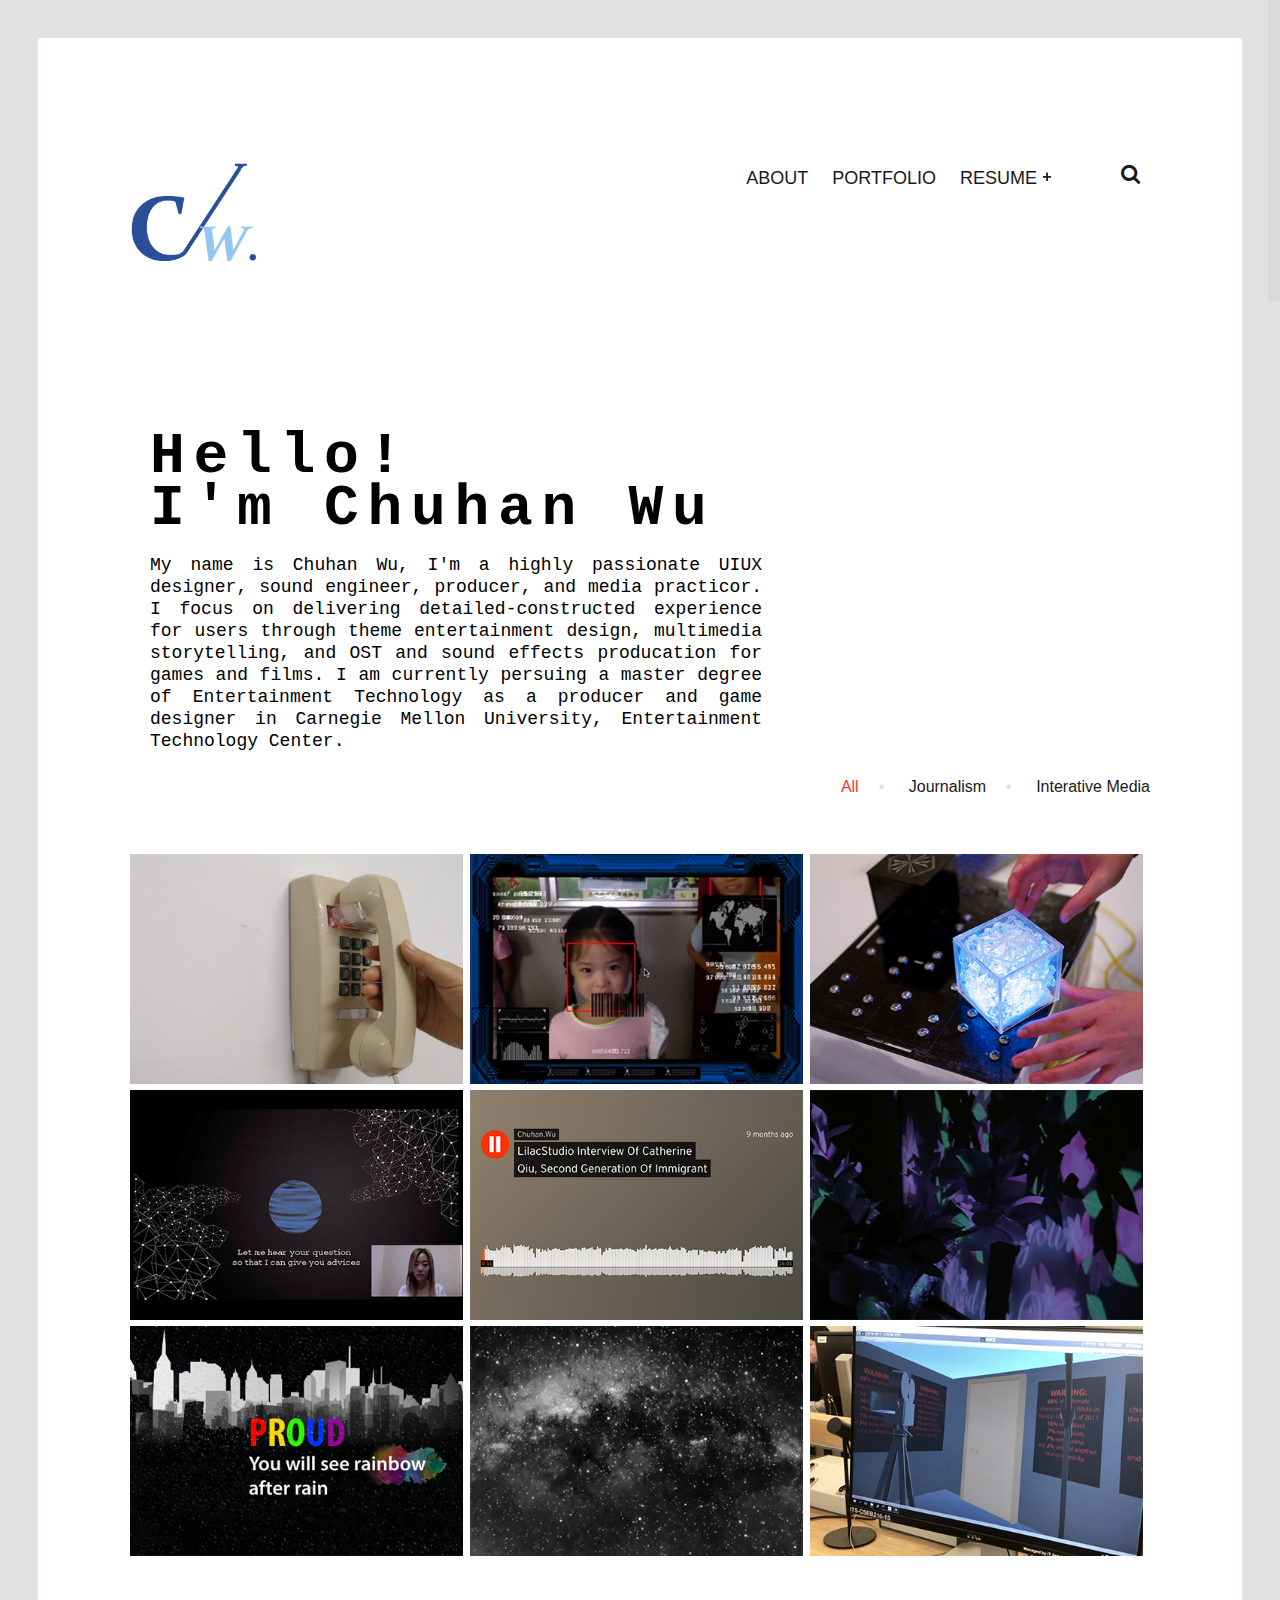
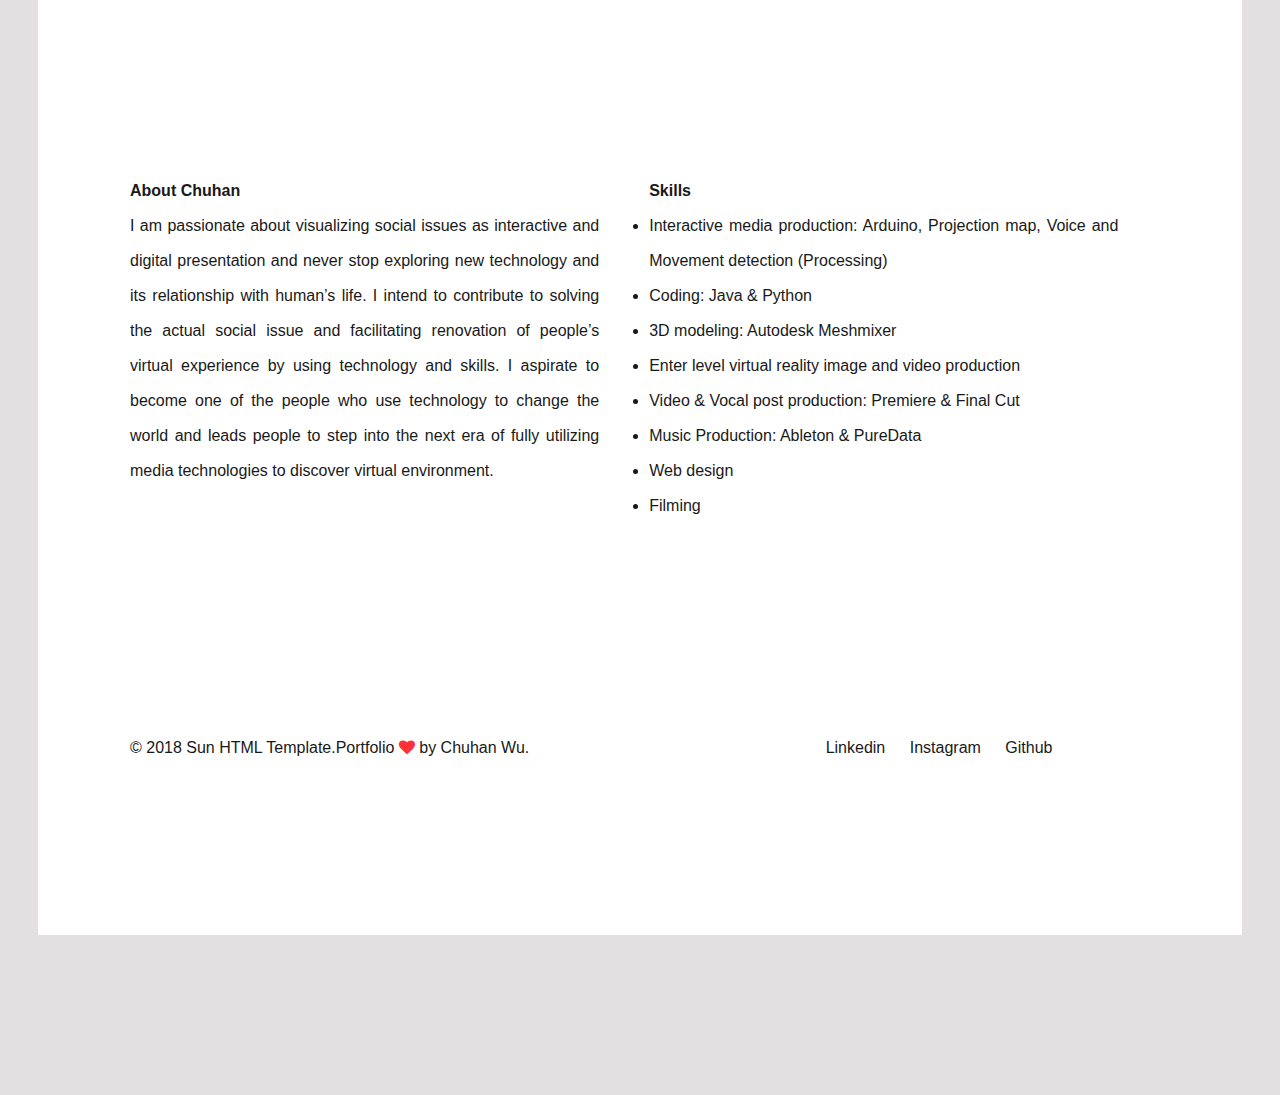
<file: index.html>
<!DOCTYPE HTML>
<html lang="en-US">
    <head>
      <!-- Global site tag (gtag.js) - Google Analytics -->
      <script async src="https://www.googletagmanager.com/gtag/js?id=UA-130570399-1"></script>
      <script>
        window.dataLayer = window.dataLayer || [];
        function gtag(){dataLayer.push(arguments);}
        gtag('js', new Date());

        gtag('config', 'UA-130570399-1');
      </script>
        <title>Chuhan Wu - Interactive Art Portfolio</title>
        <meta http-equiv="Content-Type" content="text/html; charset=UTF-8">
        <meta name="description" content="Template by Dry Themes" />
        <meta name="keywords" content="HTML, CSS, JavaScript, PHP" />
        <meta name="author" content="DryThemes" />
        <meta name="viewport" content="width=device-width, initial-scale=1, maximum-scale=1">

        <link rel="shortcut icon" href="images/favicon.png" />
        <!-- <link href='http://fonts.googleapis.com/css?family=Montserrat:400,700%7CPT+Serif:400,700' rel='stylesheet' type='text/css'>		 -->
        <link rel="stylesheet" type="text/css"  href='css/clear.css' />
        <link rel="stylesheet" type="text/css"  href='css/common.css' />
        <link rel="stylesheet" type="text/css"  href='css/font-awesome.min.css' />
        <link rel="stylesheet" type="text/css"  href='css/carouFredSel.css' />
        <link rel="stylesheet" type="text/css"  href='css/prettyPhoto.css' />
        <link rel="stylesheet" type="text/css"  href='css/sm-clean.css' />
        <link rel="stylesheet" type="text/css"  href='style.css' />

        <!--[if lt IE 9]>
                <script src="js/html5shiv.js"></script>
                <script src="js/respond.min.js"></script>
        <![endif]-->

    </head>
    <body class="page">

        <table class="doc-loader">
            <tbody>
                <tr>
                    <td>
                        <img src="images/ajax-document-loader.gif" alt="Loading...">
                    </td>
                </tr>
            </tbody>
        </table>

        <div class="header-search">
            <div class="content-1330 center-relative">
                <form class="search-form">
                    <label>
                        <input type="search" class="search-field" placeholder="Search ..." value="" name="s" title="Search for:">
                    </label>
                </form>
            </div>
        </div>


        <div class="body-wrapper">
            <div class="content-1330 header-holder center-relative">
                <div class="header-logo left">
                    <h1 class="site-title">
                        <a href="index.html">
                            <img style="height:100px;" src="images/wch-logo.png" alt="Chuhan Wu Logo">
                        </a>
                    </h1>

                </div>

                <div class="header-menu right">
                    <nav id="header-main-menu" class="left">
                        <ul class="main-menu sm sm-clean">

                            <li>
                                <a href="about.html">ABOUT</a>
                            </li>
                            <li>
                                <a href="portfolio.html">PORTFOLIO</a>
                            </li>

                            <li>
                                <a href="#">RESUME</a>
                                <ul class="sub-menu">
                                    <li>
                                        <a href="images/resume-IxM.pdf">Design</a>
                                    </li>
                                    <li>
                                        <a href="images/resume-Journalism.pdf">Media & Journalism</a>
                                    </li>

                                </ul>
                            </li>
                        </ul>
                    </nav>
                    <div class="toggle-holder relative right">
                        <div id="toggle">
                            <i class="fa fa-search"></i>
                        </div>
                    </div>
                    <div class="clear"></div>
                </div>
                <div class="clear"></div>
            </div>

            <div id="content" class="site-content top-0">
                <article>
                    <div class="content-1330 center-relative ">

                      <div class="center-relative re-desc typeBG" style="">

                        <div class="typewriterStatic">
                          Hello!
                        </div>
                        <div class="typewriter">
                          I'm Chuhan Wu
                        </div>
                        <div class="typeText">
                            My name is Chuhan Wu, I'm a highly passionate UIUX designer, sound engineer, producer, and media practicor.
                            I focus on delivering detailed-constructed experience for users through theme entertainment design, multimedia storytelling, and OST and sound effects producation for games and films. 
                            I am currently persuing a master degree of Entertainment Technology as a producer and game designer in Carnegie Mellon University, Entertainment Technology Center. 
                        </div>

                        <!-- I am graduating after my third year of attending University of California San Diego and double majored in Interdisciplinary computing and the art major, which trains my abilities of manipulating all these fancy technologies such as VR, Creative coding, interactive design, along with Communication, a major focuses a lot on how to efficiently and effectively spread out ideas.  -->

                      </div>
                        <div class="clear"></div>
                        <p>&nbsp;</p>
                        <p>&nbsp;</p>
                        <div class="button-group filters-button-group">
                            <div class="button is-checked" data-filter="*">All</div>
                            <div class="button" data-filter=".visual">Journalism</div>
                            <div class="button" data-filter=".installation">Interative Media</div>
                            <!-- <div class="button" data-filter=".video"></div> -->
                            <!-- <div class="button" data-filter=".music">Music</div> -->
                        </div>
                        <div class="grid" id="portfolio">
                            <div class="grid-sizer"></div>
                           <div class="grid-item element-item p_one_third fp visual installation">
                                  <a href="wycm.html">
                                      <img src="demo-images/sun_portfolio_image04.jpg" alt="">
                                      <div class="portfolio-text-holder">
                                          <p>Will You Call Me?</p>
                                      </div>
                                  </a>
                              </div>
                              <div class="grid-item element-item p_one_third fp installation">
                                  <a href="hbd.html">
                                      <img src="demo-images/sun_portfolio_image11.jpg" alt="">
                                      <div class="portfolio-text-holder">
                                          <p>Human Evalution System</p>
                                      </div>
                                  </a>
                              </div>

                              <div class="grid-item element-item p_one_third fp installation">
                                  <a href="mc.html">
                                      <img src="demo-images/sun_portfolio_image10.jpg" alt="">
                                      <div class="portfolio-text-holder">
                                          <p>Magic Cube</p>
                                      </div>
                                  </a>
                              </div>

                              <div class="grid-item element-item p_one_third fp visual">
                                  <a href="ln.html">
                                      <img src="demo-images/sun_portfolio_image07.jpg" alt="">
                                      <div class="portfolio-text-holder">
                                          <p>Life Navigator</p>
                                      </div>
                                  </a>
                              </div>
                              <div class="grid-item element-item p_one_third fp visual">
                                  <a href="interview.html">
                                      <img src="demo-images/sun_portfolio_image02.jpg" alt="">
                                      <div class="portfolio-text-holder">
                                          <p>Lilac‘s Studio- Interview</p>
                                      </div>
                                  </a>
                              </div>

                              <div class="grid-item element-item p_one_third fp installation">
                                  <a href="tree.html">
                                      <img src="demo-images/sun_portfolio_image03.jpg" alt="">
                                      <div class="portfolio-text-holder">
                                          <p>Dreaming Tree</p>
                                      </div>
                                  </a>
                              </div>

                              <div class="grid-item element-item p_one_third fp installation">
                                  <a href="proudVR.html">
                                      <img src="demo-images/sun_portfolio_image09.jpg" alt="">
                                      <div class="portfolio-text-holder">
                                          <p>Proud VR</p>
                                      </div>
                                  </a>
                              </div>

                              <div class="grid-item element-item p_one_third fp visual">
                                  <a href="music.html">
                                      <img src="demo-images/sun_portfolio_image05.jpg" alt="">
                                      <div class="portfolio-text-holder">
                                          <p>Music Works</p>
                                      </div>
                                  </a>
                              </div>




                              <div class="grid-item element-item p_one_third visual">
                                  <a href="split.html">
                                      <img src="demo-images/sun_portfolio_image08.jpg" alt="">
                                      <div class="portfolio-text-holder">
                                          <p>Split - Double exposure</p>
                                      </div>
                                  </a>
                              </div>

                              <div class="grid-item element-item p_one_third visual">
                                  <a href="gr.html">
                                      <img src="demo-images/sun_portfolio_image12.jpg" alt="">
                                      <div class="portfolio-text-holder">
                                          <p>Gold Rush</p>
                                      </div>
                                  </a>
                              </div>

                              <div class="grid-item element-item p_one_third fp visual installation">
                                  <a href="vr-door.html">
                                      <img src="demo-images/sun_portfolio_image14.jpg" alt="">
                                      <div class="portfolio-text-holder">
                                          <p>VR Door</p>
                                      </div>
                                  </a>
                              </div>
  </div>
                        <div class="clear"></div>
                        <p>&nbsp;</p>
                        <p>&nbsp;</p>
                          <p>&nbsp;</p>
                            <p>&nbsp;</p>
                              <p>&nbsp;</p>
                                <p>&nbsp;</p>
                        <div class="one_half">
                            <p>
                                <strong>About Chuhan</strong>
                                <br>
                          I am passionate about visualizing social issues as interactive and digital presentation and never stop exploring new technology and its relationship with human’s life. I intend to contribute to solving the actual social issue and facilitating renovation of people’s virtual experience by using technology and skills. I aspirate to become one of the people who use technology to change the world and leads people to step into the next era of fully utilizing media technologies to discover virtual environment.
                            </p>


                        </div>
                        <div class="one_half last">
                            <p>
                                <strong>Skills</strong>
                                <br>
                                <li>Interactive media production: Arduino, Projection map, Voice and Movement detection (Processing)
</li>
                                <li>Coding: Java & Python</li>
                                  <li>3D modeling: Autodesk Meshmixer</li>
                                    <li>Enter level virtual reality image and video production</li>
                                      <li>Video & Vocal post production: Premiere & Final Cut
</li>

<li>Music Production: Ableton & PureData </li>
<li>Web design</li>
<li>Filming </li>
                            </p>

                            <!-- <div class="text-left">
                                <a href="portfolio.html" target="_self" class="button ">More…</a>
                            </div> -->
                        </div>
                        <div class="clear"></div>
                    </div>
                </article>
            </div>

            <!--Footer-->

            <footer class="footer">
                <div class="content-1330 center-relative">
                    <ul>
                        <li class="left-footer-content">
                            © 2018 Sun HTML Template.Portfolio <i class="fa fa-heart"></i> by <a href="http://chuhan-wu.art">Chuhan Wu</a>.
                        </li>

                        <!-- <li class="center-footer-content">
                            <a href="index.html">
                                <img src="images/wch-logo.png" alt="logo footer">
                            </a>
                        </li> -->

                        <li class="right-footer-contnet">
                            <a href="https://www.linkedin.com/in/chuhan-wu-93b0ab16b/">Linkedin</a>
                            <a href="https://www.instagram.com/aubreeywuuu/">Instagram</a>
                            <a href="https://github.com/chuhan-wu">Github</a>
                        </li>

                    </ul>
                </div>
            </footer>

            <!-- End .body-border -->
        </div>



        <!--Load JavaScript-->
        <script type="text/javascript">
        var slideIndex = 1;
showSlides(slideIndex);

// Next/previous controls
function plusSlides(n) {
showSlides(slideIndex += n);
}

// Thumbnail image controls
function currentSlide(n) {
showSlides(slideIndex = n);
}

function showSlides(n) {
var i;
var slides = document.getElementsByClassName("mySlides");
var dots = document.getElementsByClassName("dot");
if (n > slides.length) {slideIndex = 1}
if (n < 1) {slideIndex = slides.length}
for (i = 0; i < slides.length; i++) {
    slides[i].style.display = "none";
}
for (i = 0; i < dots.length; i++) {
    dots[i].className = dots[i].className.replace(" active", "");
}
slides[slideIndex-1].style.display = "block";
dots[slideIndex-1].className += " active";
}
        </script>
        <script src="js/jquery.js"></script>
        <script src='js/jquery.fitvids.js'></script>
        <script src='js/jquery.smartmenus.min.js'></script>
        <script src='js/imagesloaded.pkgd.js'></script>
        <script src='js/isotope.pkgd.js'></script>
        <script src='js/jquery.carouFredSel-6.0.0-packed.js'></script>
        <script src='js/jquery.mousewheel.min.js'></script>
        <script src='js/jquery.touchSwipe.min.js'></script>
        <script src='js/jquery.easing.1.3.js'></script>
        <script src='js/jquery.prettyPhoto.js'></script>
        <script src='js/jquery.ba-throttle-debounce.min.js'></script>
        <script src='js/jquery.nicescroll.min.js'></script>
        <script src='js/main.js'></script>
    </body>
</html>
</file>
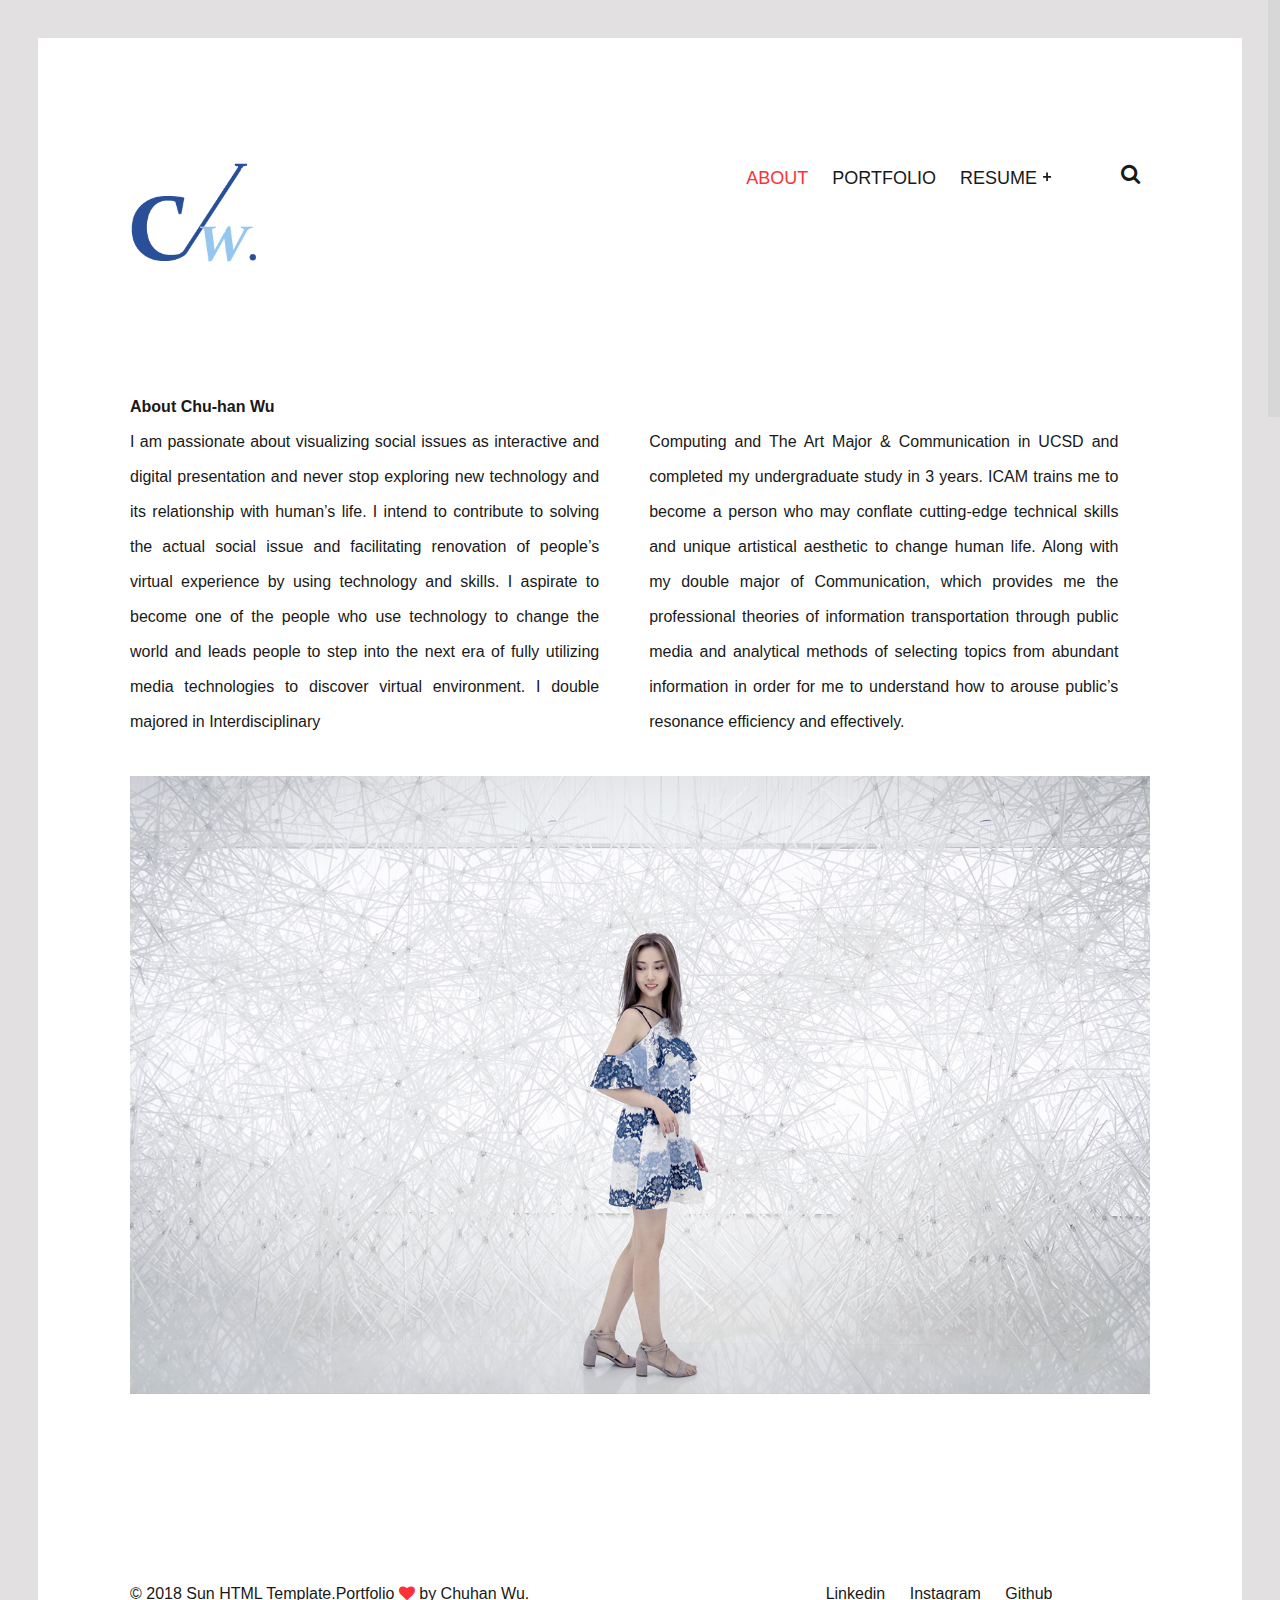
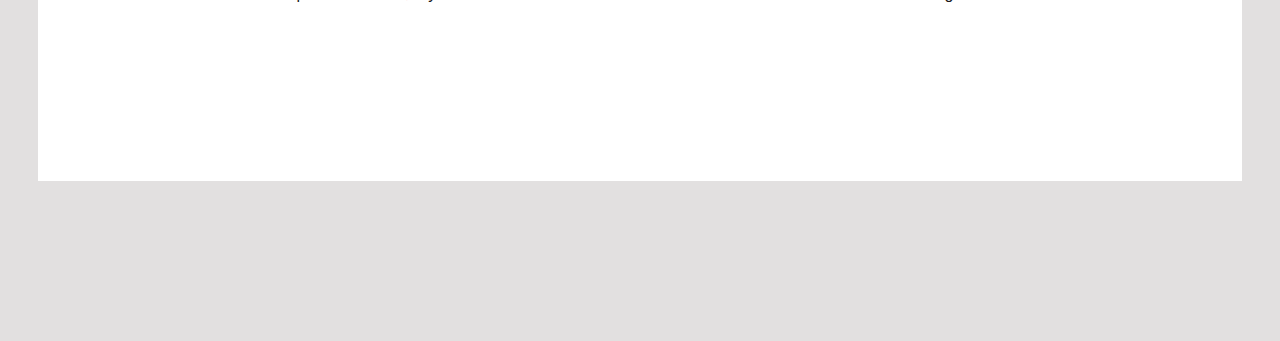
<file: about.html>
<!DOCTYPE HTML>
<html lang="en-US">
    <head>
      <!-- Global site tag (gtag.js) - Google Analytics -->
      <script async src="https://www.googletagmanager.com/gtag/js?id=UA-130570399-1"></script>
      <script>
        window.dataLayer = window.dataLayer || [];
        function gtag(){dataLayer.push(arguments);}
        gtag('js', new Date());

        gtag('config', 'UA-130570399-1');
      </script>
        <title>Chuhan Wu - Interactive Art Portfolio</title>
        <meta http-equiv="Content-Type" content="text/html; charset=UTF-8">
        <meta name="description" content="Template by Dry Themes" />
        <meta name="keywords" content="HTML, CSS, JavaScript, PHP" />
        <meta name="author" content="DryThemes" />
        <meta name="viewport" content="width=device-width, initial-scale=1, maximum-scale=1">

        <link rel="shortcut icon" href="images/favicon.png" />
        <!-- <link href='http://fonts.googleapis.com/css?family=Montserrat:400,700%7CPT+Serif:400,700' rel='stylesheet' type='text/css'>		 -->
        <link rel="stylesheet" type="text/css"  href='css/clear.css' />
        <link rel="stylesheet" type="text/css"  href='css/common.css' />
        <link rel="stylesheet" type="text/css"  href='css/font-awesome.min.css' />
        <link rel="stylesheet" type="text/css"  href='css/carouFredSel.css' />
        <link rel="stylesheet" type="text/css"  href='css/prettyPhoto.css' />
        <link rel="stylesheet" type="text/css"  href='css/sm-clean.css' />
        <link rel="stylesheet" type="text/css"  href='style.css' />

        <!--[if lt IE 9]>
                <script src="js/html5shiv.js"></script>
                <script src="js/respond.min.js"></script>
        <![endif]-->

    </head>
    <body class="page">

        <table class="doc-loader">
            <tbody>
                <tr>
                    <td>
                        <img src="images/ajax-document-loader.gif" alt="Loading...">
                    </td>
                </tr>
            </tbody>
        </table>

        <div class="header-search">
            <div class="content-1330 center-relative">
                <form class="search-form">
                    <label>
                        <input type="search" class="search-field" placeholder="Search ..." value="" name="s" title="Search for:">
                    </label>
                </form>
            </div>
        </div>


        <div class="body-wrapper">
            <div class="content-1330 header-holder center-relative">
                <div class="header-logo left">

                    <h1 class="site-title">
                        <a href="index.html">
                            <img style="height:100px;" src="images/wch-logo.png" alt="Chuhan Wu Logo">
                        </a>
                    </h1>

                </div>

                <div class="header-menu right">
                    <nav id="header-main-menu" class="left">
                        <ul class="main-menu sm sm-clean">

                            <li>
                                <a href="about.html">ABOUT</a>
                            </li>
                            <li>
                                <a href="portfolio.html">PORTFOLIO</a>
                            </li>

                            <li>
                                <a href="#">RESUME</a>
                                <ul class="sub-menu">
                                    <li>
                                        <a href="images/resume-IxM.pdf">Design</a>
                                    </li>
                                    <li>
                                        <a href="images/resume-Journalism.pdf">Media & Journalism</a>
                                    </li>

                                </ul>
                            </li>
                        </ul>
                    </nav>
                    <div class="toggle-holder relative right">
                        <div id="toggle">
                            <i class="fa fa-search"></i>
                        </div>
                    </div>
                    <div class="clear"></div>
                </div>
                <div class="clear"></div>
            </div>

            <div id="content" class="site-content">
                <article>
                    <div class="content-1330 center-relative">

                        <div class="one_half">
                          <b>About Chu-han Wu</b>
                          <br>
                            I am passionate about visualizing social issues as interactive and digital presentation and never stop exploring new technology and its relationship with human’s life. I intend to contribute to solving the actual social issue and facilitating renovation of people’s virtual experience by using technology and skills. I aspirate to become one of the people who use technology to change the world and leads people to step into the next era of fully utilizing media technologies to discover virtual environment. I double majored in Interdisciplinary
                        </div>
                        <div class="one_half last">
                            <p>&nbsp;</p>
                            Computing and The Art Major & Communication in UCSD and completed my undergraduate study in 3 years.
                            ICAM trains me to become a person who may conflate cutting-edge technical skills and unique artistical aesthetic to change human life. Along with my double major of Communication, which provides me the professional theories of information transportation through public media and analytical methods of selecting topics from abundant information in order for me to understand how to arouse public’s resonance efficiency and effectively.
                        </div>
                        <div class="clear"></div>

                    </div>

                    <div class="content-1330 center-relative block">
                        <img style="width:100%" src="demo-images/sun_about_image01.jpg" alt="">
                    </div>

                    <!-- <div class="content-1330 center-relative block">
                        <p>&nbsp;</p>
                        <p>&nbsp;</p>

                        <div class="one_half">
                            <b>About the sun</b>
                            <br>
                            We choose to go to the moon in this decade and do the other things, not because they are easy.
                            <p>&nbsp;</p>
                            <p>Because they are hard, because that goal will serve to organize and measure the best of our energies and skills, because that challenge is one that we are willing to accept, one we are unwilling to postpone and one.</p>
                            <p>&nbsp;</p>
                            <p>Which we intend to win. With a warning label this big, you know they gotta be fun. Bring me the forms I need to fill out to have her taken away. I decline the title of iron cook and accept the lesser title of zinc saucier, which I just made up. Dinosaurs are extinct today because they lacked opposable thumbs and the brainpower to build a space program. Houston, Tranquillity Base here.</p>
                        </div>

                        <div class="one_half last">
                            <p>&nbsp;</p>
                            <ul class="archive-list">
                                <li>
                                    <span>2008 &nbsp; · &nbsp; </span> Design award. Postnote web service of zinc saucier.
                                </li>
                                <li>
                                    <span>2008 &nbsp; · &nbsp; </span> Golden ticket for with label for your inspiration.
                                </li>
                                <li>
                                    <span>2009 &nbsp; · &nbsp; </span> Best web design award. Special choice of interstellar.</li>
                                <li>
                                    <span>2012 &nbsp; · &nbsp; </span> Dino award for tuna can and mint green plumms.
                                </li>
                                <li>
                                    <span>2013 &nbsp; · &nbsp; </span> Energie web boosting award. Second generation.
                                </li>
                                <li>
                                    <span>2014 &nbsp; · &nbsp; </span> Cool dring package design industrial orange award.
                                </li>
                                <li>
                                    <span>2015 &nbsp; · &nbsp; </span> Peter Philips von Water people choice statue.
                                </li>
                            </ul>
                        </div><div class="clear"></div>
                    </div> -->
                </article>


            </div>

            <!--Footer-->

            <footer class="footer">
                <div class="content-1330 center-relative">
                    <ul>
                        <li class="left-footer-content">
                            © 2018 Sun HTML Template.Portfolio <i class="fa fa-heart"></i> by <a href="http://chuhan-wu.art">Chuhan Wu</a>.
                        </li>

                        <!-- <li class="center-footer-content">
                            <a href="index.html">
                                <img src="images/wch-logo.png" alt="logo footer">
                            </a>
                        </li> -->

                        <li class="right-footer-contnet">
                            <a href="https://www.linkedin.com/in/chuhan-wu-93b0ab16b/">Linkedin</a>
                            <a href="https://www.instagram.com/aubreeywuuu/">Instagram</a>
                            <a href="https://github.com/chuhan-wu">Github</a>
                        </li>

                    </ul>
                </div>
            </footer>

            <!-- End .body-border -->
        </div>



        <!--Load JavaScript-->
        <script src="js/jquery.js"></script>
        <script src='js/jquery.fitvids.js'></script>
        <script src='js/jquery.smartmenus.min.js'></script>
        <script src='js/imagesloaded.pkgd.js'></script>
        <script src='js/isotope.pkgd.js'></script>
        <script src='js/jquery.carouFredSel-6.0.0-packed.js'></script>
        <script src='js/jquery.mousewheel.min.js'></script>
        <script src='js/jquery.touchSwipe.min.js'></script>
        <script src='js/jquery.easing.1.3.js'></script>
        <script src='js/jquery.prettyPhoto.js'></script>
        <script src='js/jquery.ba-throttle-debounce.min.js'></script>
        <script src='js/jquery.nicescroll.min.js'></script>
        <script src='js/main.js'></script>
    </body>
</html>
</file>
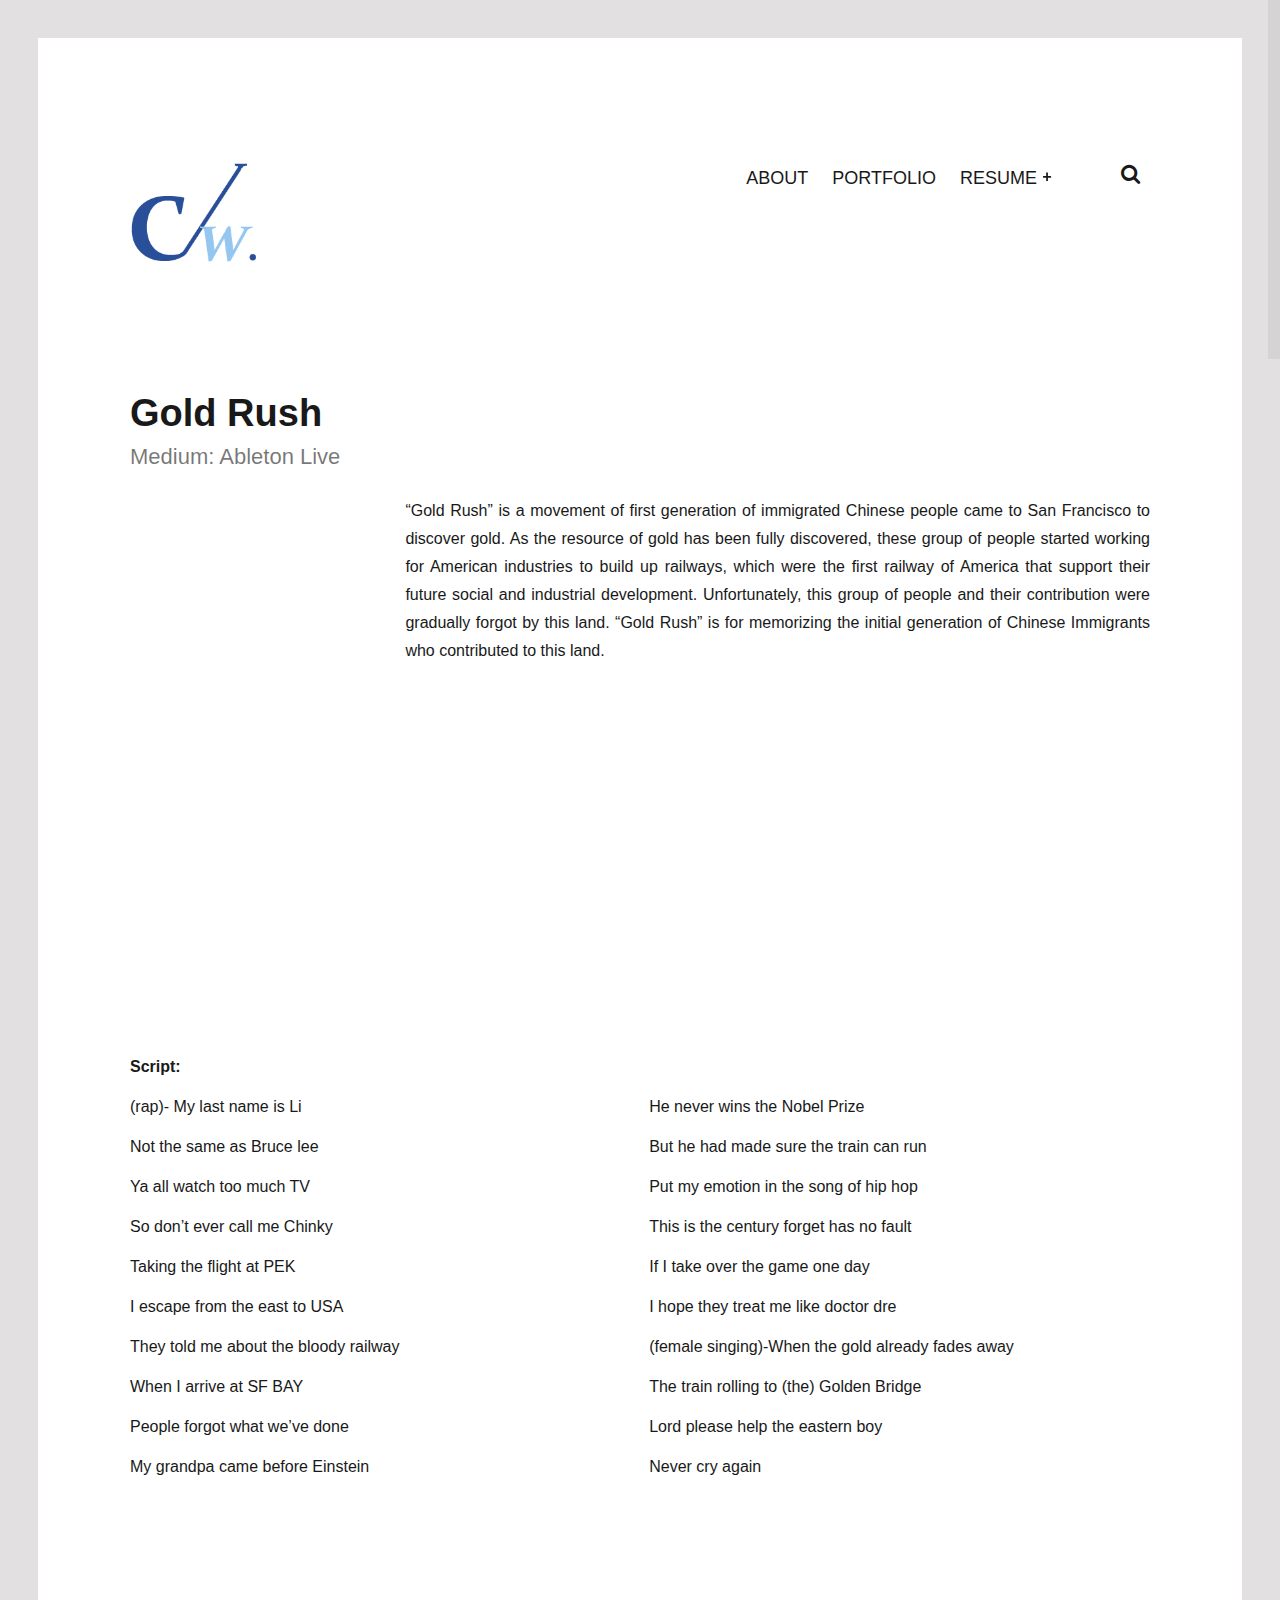
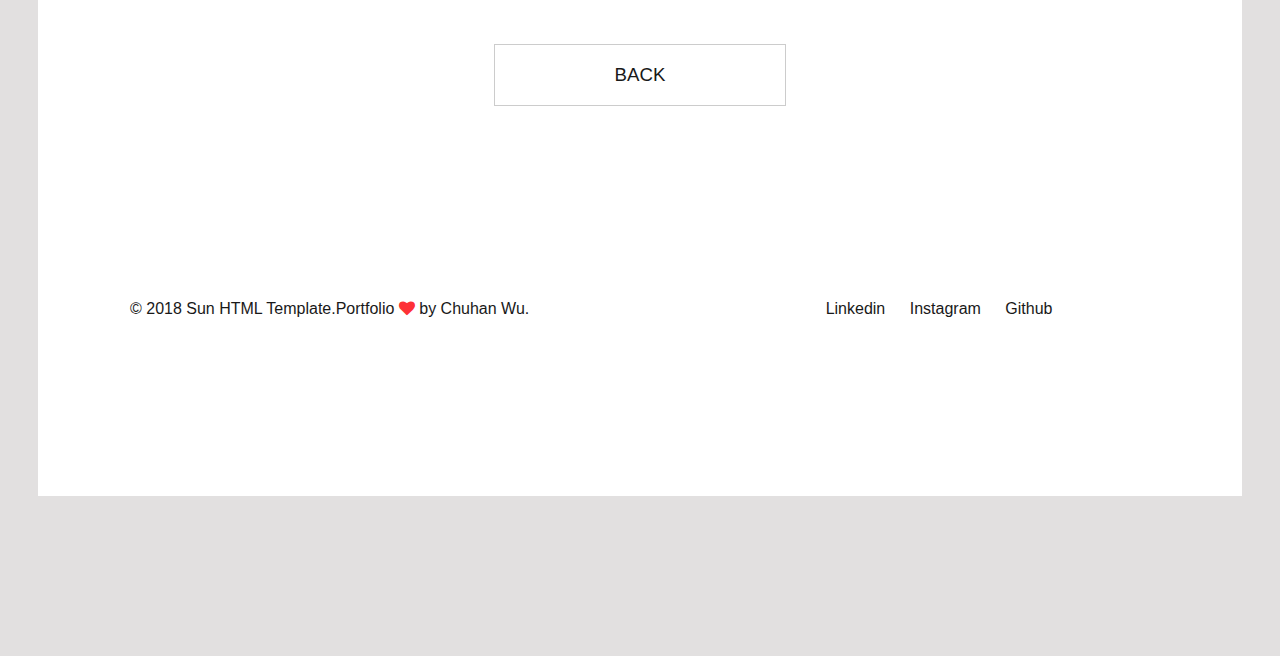
<file: gr.html>
<!DOCTYPE HTML>
<html lang="en-US">
      <head>
        <!-- Global site tag (gtag.js) - Google Analytics -->
        <script async src="https://www.googletagmanager.com/gtag/js?id=UA-130570399-1"></script>
        <script>
          window.dataLayer = window.dataLayer || [];
          function gtag(){dataLayer.push(arguments);}
          gtag('js', new Date());

          gtag('config', 'UA-130570399-1');
        </script>
          <title>Chuhan Wu - Interactive Art Portfolio</title>
          <meta http-equiv="Content-Type" content="text/html; charset=UTF-8">
          <meta name="description" content="Template by Dry Themes" />
          <meta name="keywords" content="HTML, CSS, JavaScript, PHP" />
          <meta name="author" content="DryThemes" />
          <meta name="viewport" content="width=device-width, initial-scale=1, maximum-scale=1">

          <link rel="shortcut icon" href="images/favicon.png" />
          <!-- <link href='http://fonts.googleapis.com/css?family=Montserrat:400,700%7CPT+Serif:400,700' rel='stylesheet' type='text/css'>		 -->
          <link rel="stylesheet" type="text/css"  href='css/clear.css' />
          <link rel="stylesheet" type="text/css"  href='css/common.css' />
          <link rel="stylesheet" type="text/css"  href='css/font-awesome.min.css' />
          <link rel="stylesheet" type="text/css"  href='css/carouFredSel.css' />
          <link rel="stylesheet" type="text/css"  href='css/prettyPhoto.css' />
          <link rel="stylesheet" type="text/css"  href='css/sm-clean.css' />
          <link rel="stylesheet" type="text/css"  href='style.css' />

          <!--[if lt IE 9]>
                  <script src="js/html5shiv.js"></script>
                  <script src="js/respond.min.js"></script>
          <![endif]-->

      </head>
    <body class="single single-portfolio">

        <table class="doc-loader">
            <tbody>
                <tr>
                    <td>
                        <img src="images/ajax-document-loader.gif" alt="Loading...">
                    </td>
                </tr>
            </tbody>
        </table>

        <div class="header-search">
            <div class="content-1330 center-relative">
                <form class="search-form">
                    <label>
                        <input type="search" class="search-field" placeholder="Search ..." value="" name="s" title="Search for:">
                    </label>
                </form>
            </div>
        </div>


        <div class="body-wrapper">
            <div class="content-1330 header-holder center-relative">
                <div class="header-logo left">

                    <h1 class="site-title">
                        <a href="index.html">
                            <img style="height:100px;" src="images/wch-logo.png" alt="Chuhan Wu Logo">
                        </a>
                    </h1>

                </div>

                <div class="header-menu right">
                    <nav id="header-main-menu" class="left">
                        <ul class="main-menu sm sm-clean">

                            <li>
                                <a href="about.html">ABOUT</a>
                            </li>
                            <li>
                                <a href="portfolio.html">PORTFOLIO</a>
                            </li>

                            <li>
                                <a href="#">RESUME</a>
                                <ul class="sub-menu">
                                    <li>
                                        <a href="images/resume-IxM.pdf">Design</a>
                                    </li>
                                    <li>
                                        <a href="images/resume-Journalism.pdf">Media & Journalism</a>
                                    </li>

                                </ul>
                            </li>
                        </ul>
                    </nav>
                    <div class="toggle-holder relative right">
                        <div id="toggle">
                            <i class="fa fa-search"></i>
                        </div>
                    </div>
                    <div class="clear"></div>
                </div>
                <div class="clear"></div>
            </div>

            <div id="content" class="site-content content-1330 center-relative">

              <div class="page-desc">

                <h1><strong>Gold Rush</strong></h1>
               <h6>Medium: Ableton Live </h6>
               <div class="three_fourth description" style="float:right;">
                “Gold Rush” is a movement of first generation of immigrated Chinese people came to San Francisco to discover gold. As the resource of gold has been fully discovered, these group of people started working for American industries to build up railways, which were the first railway of America that support their future social and industrial development. Unfortunately, this group of people and their contribution were gradually forgot by this land. “Gold Rush” is for memorizing the initial generation of Chinese Immigrants who contributed to this land.

              </div>
              <div class="clear"></div>




                <article>
                    <div class="content-1330 center-relative clear">
                        <div class="entry-content">
                            <div class="content-wrap">
                                <div class="one top-0">

                                  <iframe width="100%" height="300" scrolling="no" frameborder="no" allow="autoplay" src="https://w.soundcloud.com/player/?url=https%3A//api.soundcloud.com/tracks/366115019&color=%23ff5500&auto_play=false&hide_related=false&show_comments=true&show_user=true&show_reposts=false&show_teaser=true&visual=true"></iframe><br>
                                </div>
    <div class="clear"></div>
                                <div class="one_half">
                                  <strong>Script:</strong><br>
                                    <p>
                                      (rap)- My last name is Li <br>
 Not the same as Bruce lee <br>
 Ya all watch too much TV <br>
 So don’t ever call me Chinky <br>
 Taking the flight at PEK <br>
 I escape from the east to USA <br>
 They told me about the bloody railway <br>
 When I arrive at SF BAY <br>
 People forgot what we’ve done <br>
 My grandpa came before Einstein <br>



                                    </p>
                                </div>

                                <div class="one_half last">
                                    <p>&nbsp;</p>
                                    <p>  He never wins the Nobel Prize <br>
                                     But he had made sure the train can run <br>
                                     Put my emotion in the song of hip hop <br>
                                     This is the century forget has no fault <br>
                                     If I take over the game one day<br>
                                     I hope they treat me like doctor dre<br>
                                     (female singing)-When the gold already fades away <br>
                                     The train rolling to (the) Golden Bridge<br>
                                     Lord please help the eastern boy<br>
                                     Never cry again <br>            </p>
                                </div>








                                <div class="clear"></div>
                                <p>&nbsp;</p>
                                <p>&nbsp;</p>
                                <p>&nbsp;</p>

                                <div class="center-text">
                                    <a href="portfolio.html" target="_self" class="button ">BACK</a>
                                </div>
                                <div class="clear"></div>
                            </div>
                        </div>
                        <div class="clear"></div>
                    </div>
                </article>
            </div>

            <!--Footer-->

            <footer class="footer">
                <div class="content-1330 center-relative">
                    <ul>
                        <li class="left-footer-content">
                            © 2018 Sun HTML Template.Portfolio <i class="fa fa-heart"></i> by <a href="http://chuhan-wu.art">Chuhan Wu</a>.
                        </li>

                        <!-- <li class="center-footer-content">
                            <a href="index.html">
                                <img src="images/wch-logo.png" alt="logo footer">
                            </a>
                        </li> -->

                        <li class="right-footer-contnet">
                            <a href="https://www.linkedin.com/in/chuhan-wu-93b0ab16b/">Linkedin</a>
                            <a href="https://www.instagram.com/aubreeywuuu/">Instagram</a>
                            <a href="https://github.com/chuhan-wu">Github</a>
                        </li>

                    </ul>
                </div>
            </footer>

            <!-- End .body-border -->
        </div>



        <!--Load JavaScript-->
        <script src="js/jquery.js"></script>
        <script src='js/jquery.fitvids.js'></script>
        <script src='js/jquery.smartmenus.min.js'></script>
        <script src='js/imagesloaded.pkgd.js'></script>
        <script src='js/isotope.pkgd.js'></script>
        <script src='js/jquery.carouFredSel-6.0.0-packed.js'></script>
        <script src='js/jquery.mousewheel.min.js'></script>
        <script src='js/jquery.touchSwipe.min.js'></script>
        <script src='js/jquery.easing.1.3.js'></script>
        <script src='js/jquery.prettyPhoto.js'></script>
        <script src='js/jquery.ba-throttle-debounce.min.js'></script>
        <script src='js/jquery.nicescroll.min.js'></script>
        <script src='js/main.js'></script>
        <!-- <script src="https://player.vimeo.com/api/player.js"></script> -->


    </body>
</html>
</file>
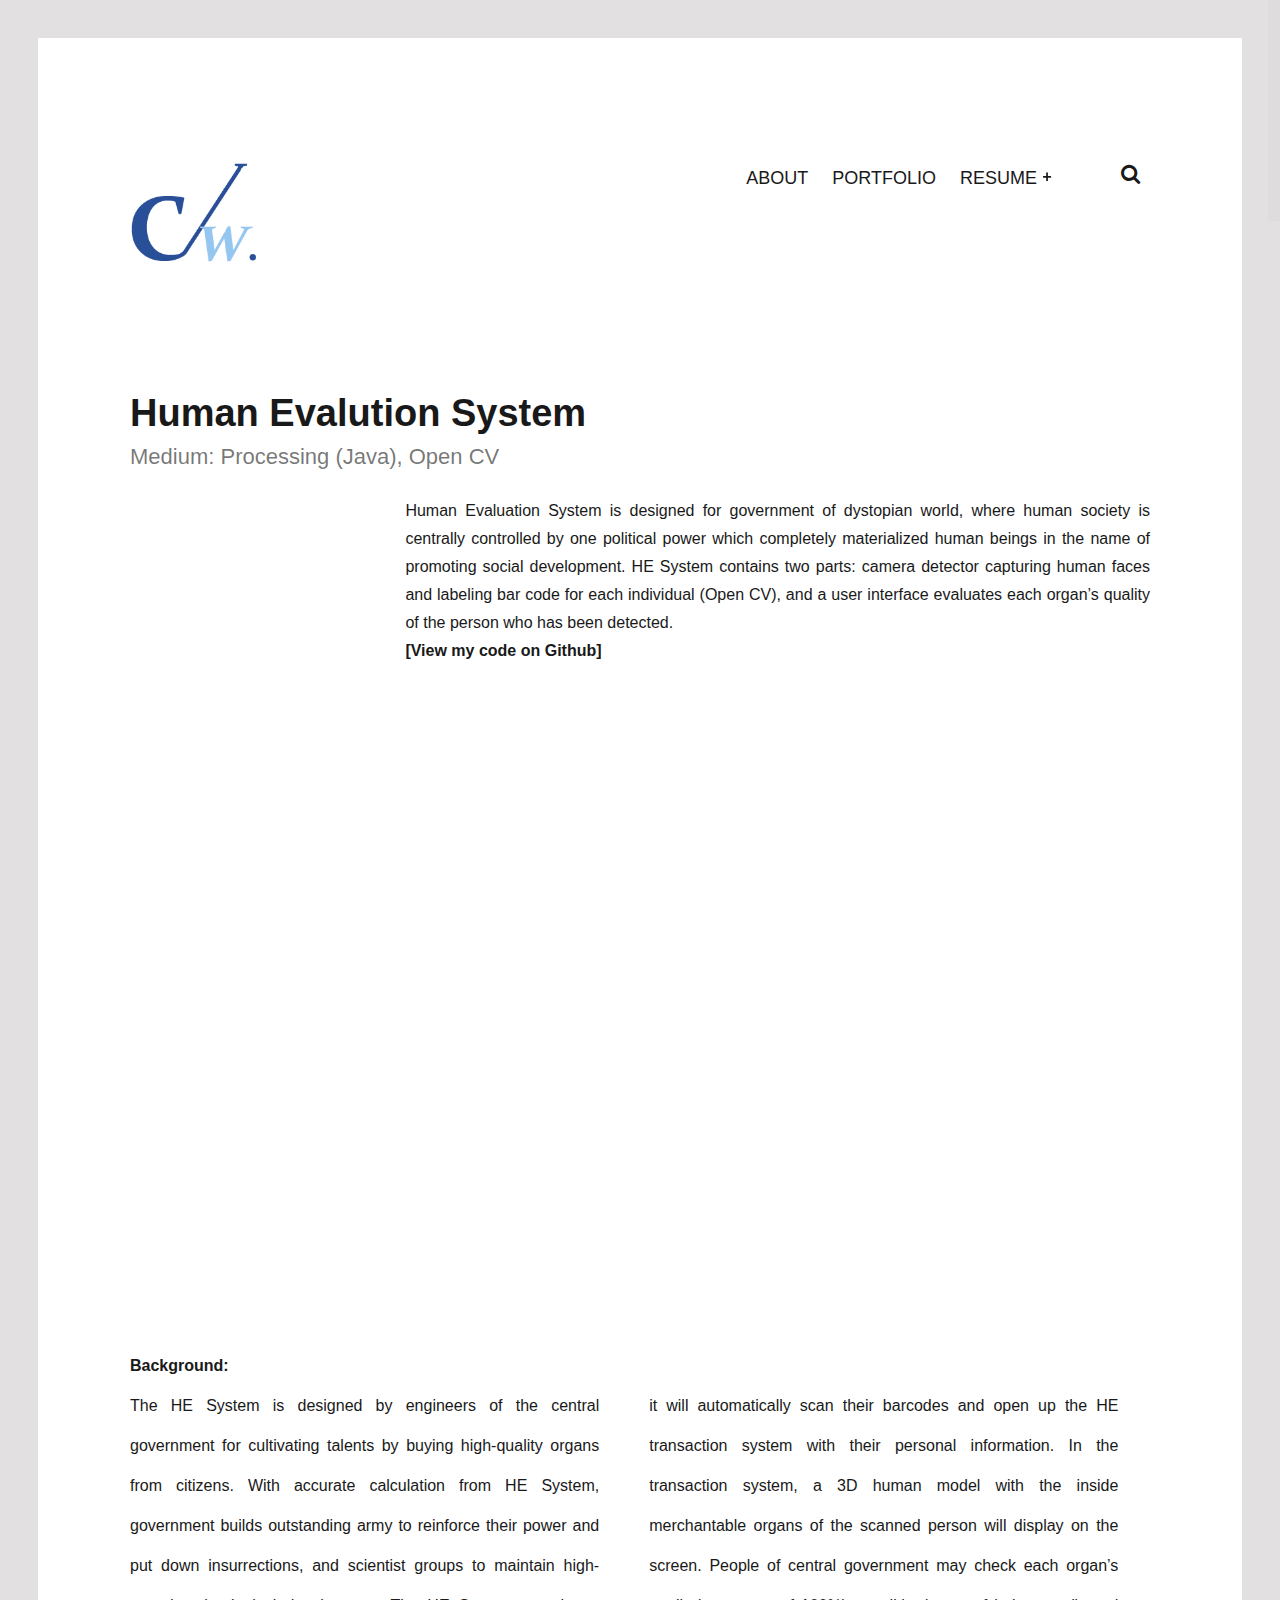
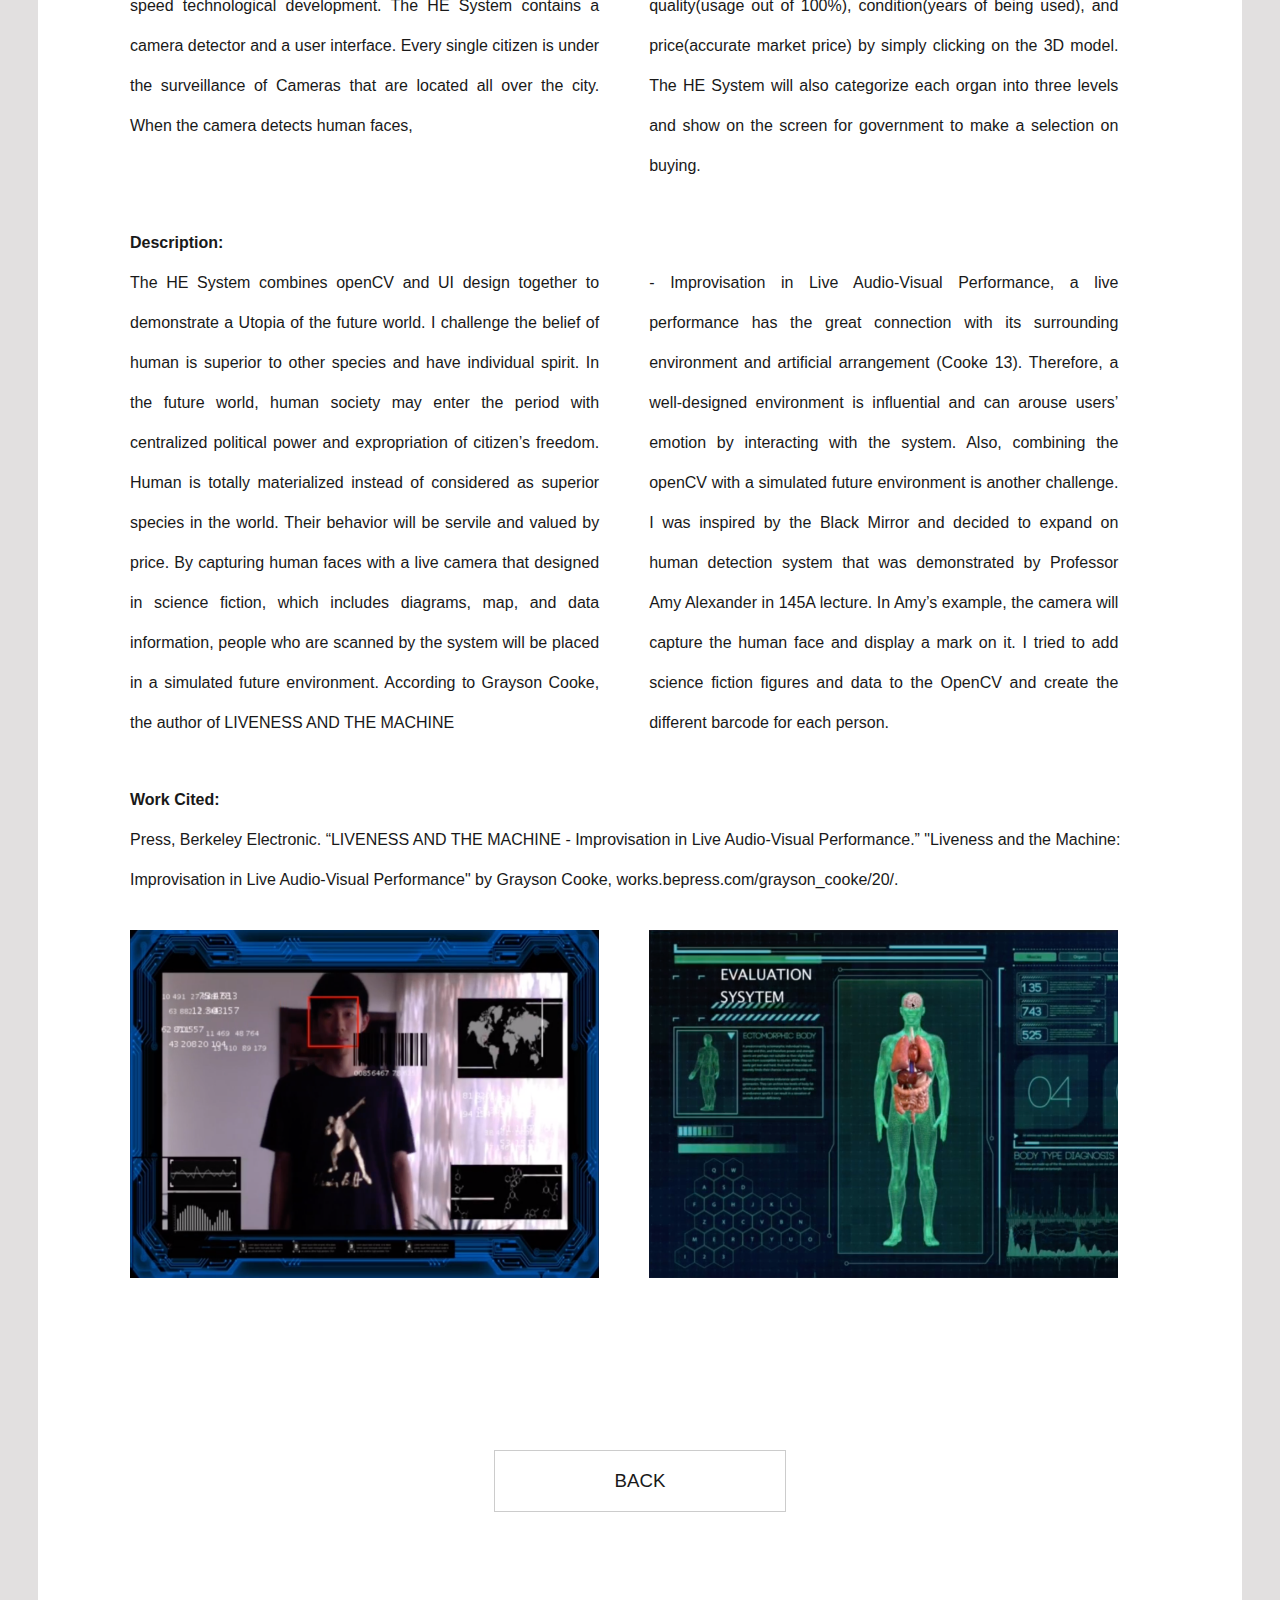
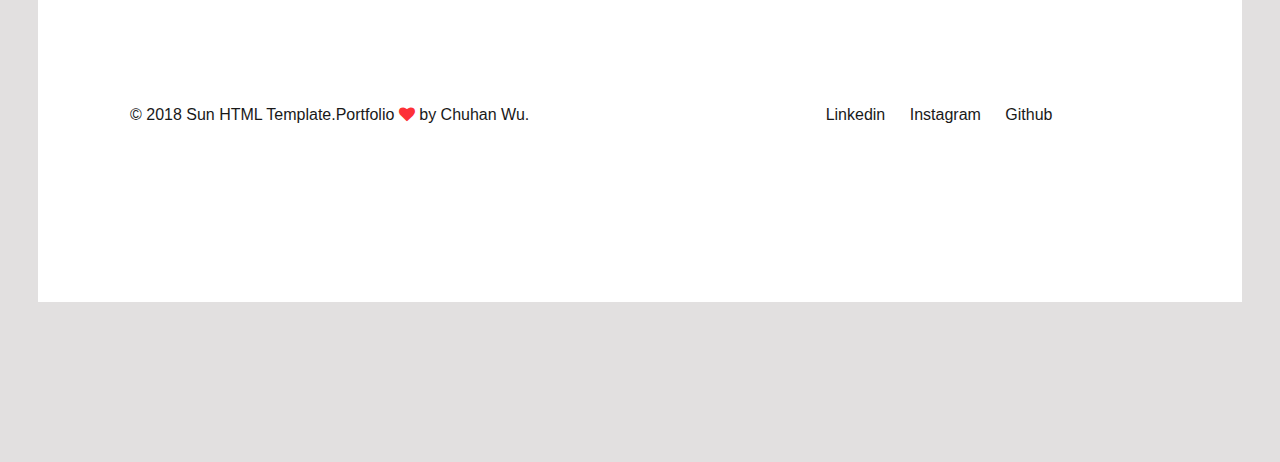
<file: hbd.html>
<!DOCTYPE HTML>
<html lang="en-US">
      <head>
        <!-- Global site tag (gtag.js) - Google Analytics -->
        <script async src="https://www.googletagmanager.com/gtag/js?id=UA-130570399-1"></script>
        <script>
          window.dataLayer = window.dataLayer || [];
          function gtag(){dataLayer.push(arguments);}
          gtag('js', new Date());

          gtag('config', 'UA-130570399-1');
        </script>
          <title>Chuhan Wu - Interactive Art Portfolio</title>
          <meta http-equiv="Content-Type" content="text/html; charset=UTF-8">
          <meta name="description" content="Template by Dry Themes" />
          <meta name="keywords" content="HTML, CSS, JavaScript, PHP" />
          <meta name="author" content="DryThemes" />
          <meta name="viewport" content="width=device-width, initial-scale=1, maximum-scale=1">

          <link rel="shortcut icon" href="images/favicon.png" />
          <!-- <link href='http://fonts.googleapis.com/css?family=Montserrat:400,700%7CPT+Serif:400,700' rel='stylesheet' type='text/css'>		 -->
          <link rel="stylesheet" type="text/css"  href='css/clear.css' />
          <link rel="stylesheet" type="text/css"  href='css/common.css' />
          <link rel="stylesheet" type="text/css"  href='css/font-awesome.min.css' />
          <link rel="stylesheet" type="text/css"  href='css/carouFredSel.css' />
          <link rel="stylesheet" type="text/css"  href='css/prettyPhoto.css' />
          <link rel="stylesheet" type="text/css"  href='css/sm-clean.css' />
          <link rel="stylesheet" type="text/css"  href='style.css' />

          <!--[if lt IE 9]>
                  <script src="js/html5shiv.js"></script>
                  <script src="js/respond.min.js"></script>
          <![endif]-->

      </head>
    <body class="single single-portfolio">

        <table class="doc-loader">
            <tbody>
                <tr>
                    <td>
                        <img src="images/ajax-document-loader.gif" alt="Loading...">
                    </td>
                </tr>
            </tbody>
        </table>

        <div class="header-search">
            <div class="content-1330 center-relative">
                <form class="search-form">
                    <label>
                        <input type="search" class="search-field" placeholder="Search ..." value="" name="s" title="Search for:">
                    </label>
                </form>
            </div>
        </div>


        <div class="body-wrapper">
            <div class="content-1330 header-holder center-relative">
                <div class="header-logo left">

                    <h1 class="site-title">
                        <a href="index.html">
                            <img style="height:100px;" src="images/wch-logo.png" alt="Chuhan Wu Logo">
                        </a>
                    </h1>

                </div>

                <div class="header-menu right">
                    <nav id="header-main-menu" class="left">
                        <ul class="main-menu sm sm-clean">

                            <li>
                                <a href="about.html">ABOUT</a>
                            </li>
                            <li>
                                <a href="portfolio.html">PORTFOLIO</a>
                            </li>

                            <li>
                                <a href="#">RESUME</a>
                                <ul class="sub-menu">
                                    <li>
                                        <a href="images/resume-IxM.pdf">Design</a>
                                    </li>
                                    <li>
                                        <a href="images/resume-Journalism.pdf">Media & Journalism</a>
                                    </li>

                                </ul>
                            </li>
                        </ul>
                    </nav>
                    <div class="toggle-holder relative right">
                        <div id="toggle">
                            <i class="fa fa-search"></i>
                        </div>
                    </div>
                    <div class="clear"></div>
                </div>
                <div class="clear"></div>
            </div>

            <div id="content" class="site-content content-1330 center-relative">

              <div class="page-desc">

                <h1><strong>Human Evalution System</strong></h1>
               <h6>Medium: Processing (Java), Open CV</h6>
               <div class="three_fourth description" style="float:right;">
                Human Evaluation System is designed for government of dystopian world, where human society is centrally controlled by one political power which completely materialized human beings in the name of promoting social development. HE System contains two parts: camera detector capturing human faces and labeling bar code for each individual (Open CV), and a user interface evaluates each organ’s quality of the person who has been detected.


                <p> <a href="https://github.com/chuhan-wu/humanEvalutionSystem"> <strong>[View my code on Github]</strong>
                  </a></p>

              </div>
              <div class="clear"></div>
        

                <article>
                    <div class="content-1330 center-relative clear">
                        <div class="entry-content">
                            <div class="content-wrap">
                                <div class="one top-0">
                                  <iframe src="https://player.vimeo.com/video/303181978" width="960" height="540" frameborder="0" webkitallowfullscreen mozallowfullscreen allowfullscreen></iframe><br>
                                </div>
                                <div class="clear"></div>



                                <div class="one_half">
                                    <strong>Background: </strong><br>
                                    <p>
The HE System is designed by engineers of the central government for cultivating talents by buying high-quality organs from citizens. With accurate calculation from HE System, government builds outstanding army to reinforce their power and put down insurrections, and scientist groups to maintain high-speed technological development. The HE System contains a camera detector and a user interface. Every single citizen is under the surveillance of Cameras that are located all over the city. When the camera detects human faces,                   </p>
                                </div>

                                <div class="one_half last">
                                    <p>&nbsp;</p>
                                    <p>it will automatically scan their barcodes and open up the HE transaction system with their personal information.
 In the transaction system, a 3D human model with the inside merchantable organs of the scanned person will display on the screen. People of central government may check each organ’s quality(usage out of 100%), condition(years of being used), and price(accurate market price) by simply clicking on the 3D model. The HE System will also categorize each organ into three levels and show on the screen for government to make a selection on buying.
</p>
                                </div>

                                <div class="one_half">
                                  <strong>Description:</strong><br>
                                    <p>
The HE System combines openCV and UI design together to demonstrate a Utopia of the future world. I challenge the belief of human is superior to other species and have individual spirit. In the future world, human society may enter the period with centralized political power and expropriation of citizen’s freedom. Human is totally materialized instead of considered as superior species in the world. Their behavior will be servile and valued by price. By capturing human faces with a live camera that designed in science fiction, which includes diagrams, map, and data information, people who are scanned by the system will be placed in a simulated future environment. According to Grayson Cooke, the author of LIVENESS AND THE MACHINE
                                    </p>
                                </div>

                                <div class="one_half last">
                                    <p>&nbsp;</p>
                                    <p>- Improvisation in Live Audio-Visual Performance, a live performance has the great connection with its surrounding environment and artificial arrangement (Cooke 13).
 Therefore, a well-designed environment is influential and can arouse users’ emotion by interacting with the system. Also, combining the openCV with a simulated future environment is another challenge. I was inspired by the Black Mirror and decided to expand on human detection system that was demonstrated by Professor Amy Alexander in 145A lecture. In Amy’s example, the camera will capture the human face and display a mark on it. I tried to add science fiction figures and data to the OpenCV and create the different barcode for each person.                    </p>
                                </div>

                                <div class="one">
                                  <strong>Work Cited: </strong><br>
                                    <p>

                                      Press, Berkeley Electronic. “LIVENESS AND THE MACHINE - Improvisation in Live
Audio-Visual Performance.” "Liveness and the Machine: Improvisation in Live
Audio-Visual Performance" by Grayson Cooke, works.bepress.com/grayson_cooke/20/.

                                    </p>
                                </div>


                                <div class="clear"></div>
                                <div class="one_half" >
                                  <img src="demo-images/hes1.png" alt=""><br>
                                </div>

                                <div class="one_half last">
                                    <img src="demo-images/hes2.png" alt=""><br>
                                </div>

                                <div class="clear"></div>
                                <p>&nbsp;</p>
                                <p>&nbsp;</p>
                                <p>&nbsp;</p>

                                <div class="center-text">
                                    <a href="portfolio.html" target="_self" class="button ">BACK</a>
                                </div>
                                <div class="clear"></div>
                            </div>
                        </div>
                        <div class="clear"></div>
                    </div>
                </article>
            </div>

            <!--Footer-->

            <footer class="footer">
                <div class="content-1330 center-relative">
                    <ul>
                        <li class="left-footer-content">
                            © 2018 Sun HTML Template.Portfolio <i class="fa fa-heart"></i> by <a href="http://chuhan-wu.art">Chuhan Wu</a>.
                        </li>

                        <!-- <li class="center-footer-content">
                            <a href="index.html">
                                <img src="images/wch-logo.png" alt="logo footer">
                            </a>
                        </li> -->

                        <li class="right-footer-contnet">
                            <a href="https://www.linkedin.com/in/chuhan-wu-93b0ab16b/">Linkedin</a>
                            <a href="https://www.instagram.com/aubreeywuuu/">Instagram</a>
                            <a href="https://github.com/chuhan-wu">Github</a>
                        </li>

                    </ul>
                </div>
            </footer>

            <!-- End .body-border -->
        </div>



        <!--Load JavaScript-->
        <script src="js/jquery.js"></script>
        <script src='js/jquery.fitvids.js'></script>
        <script src='js/jquery.smartmenus.min.js'></script>
        <script src='js/imagesloaded.pkgd.js'></script>
        <script src='js/isotope.pkgd.js'></script>
        <script src='js/jquery.carouFredSel-6.0.0-packed.js'></script>
        <script src='js/jquery.mousewheel.min.js'></script>
        <script src='js/jquery.touchSwipe.min.js'></script>
        <script src='js/jquery.easing.1.3.js'></script>
        <script src='js/jquery.prettyPhoto.js'></script>
        <script src='js/jquery.ba-throttle-debounce.min.js'></script>
        <script src='js/jquery.nicescroll.min.js'></script>
        <script src='js/main.js'></script>
        <!-- <script src="https://player.vimeo.com/api/player.js"></script> -->


    </body>
</html>
</file>
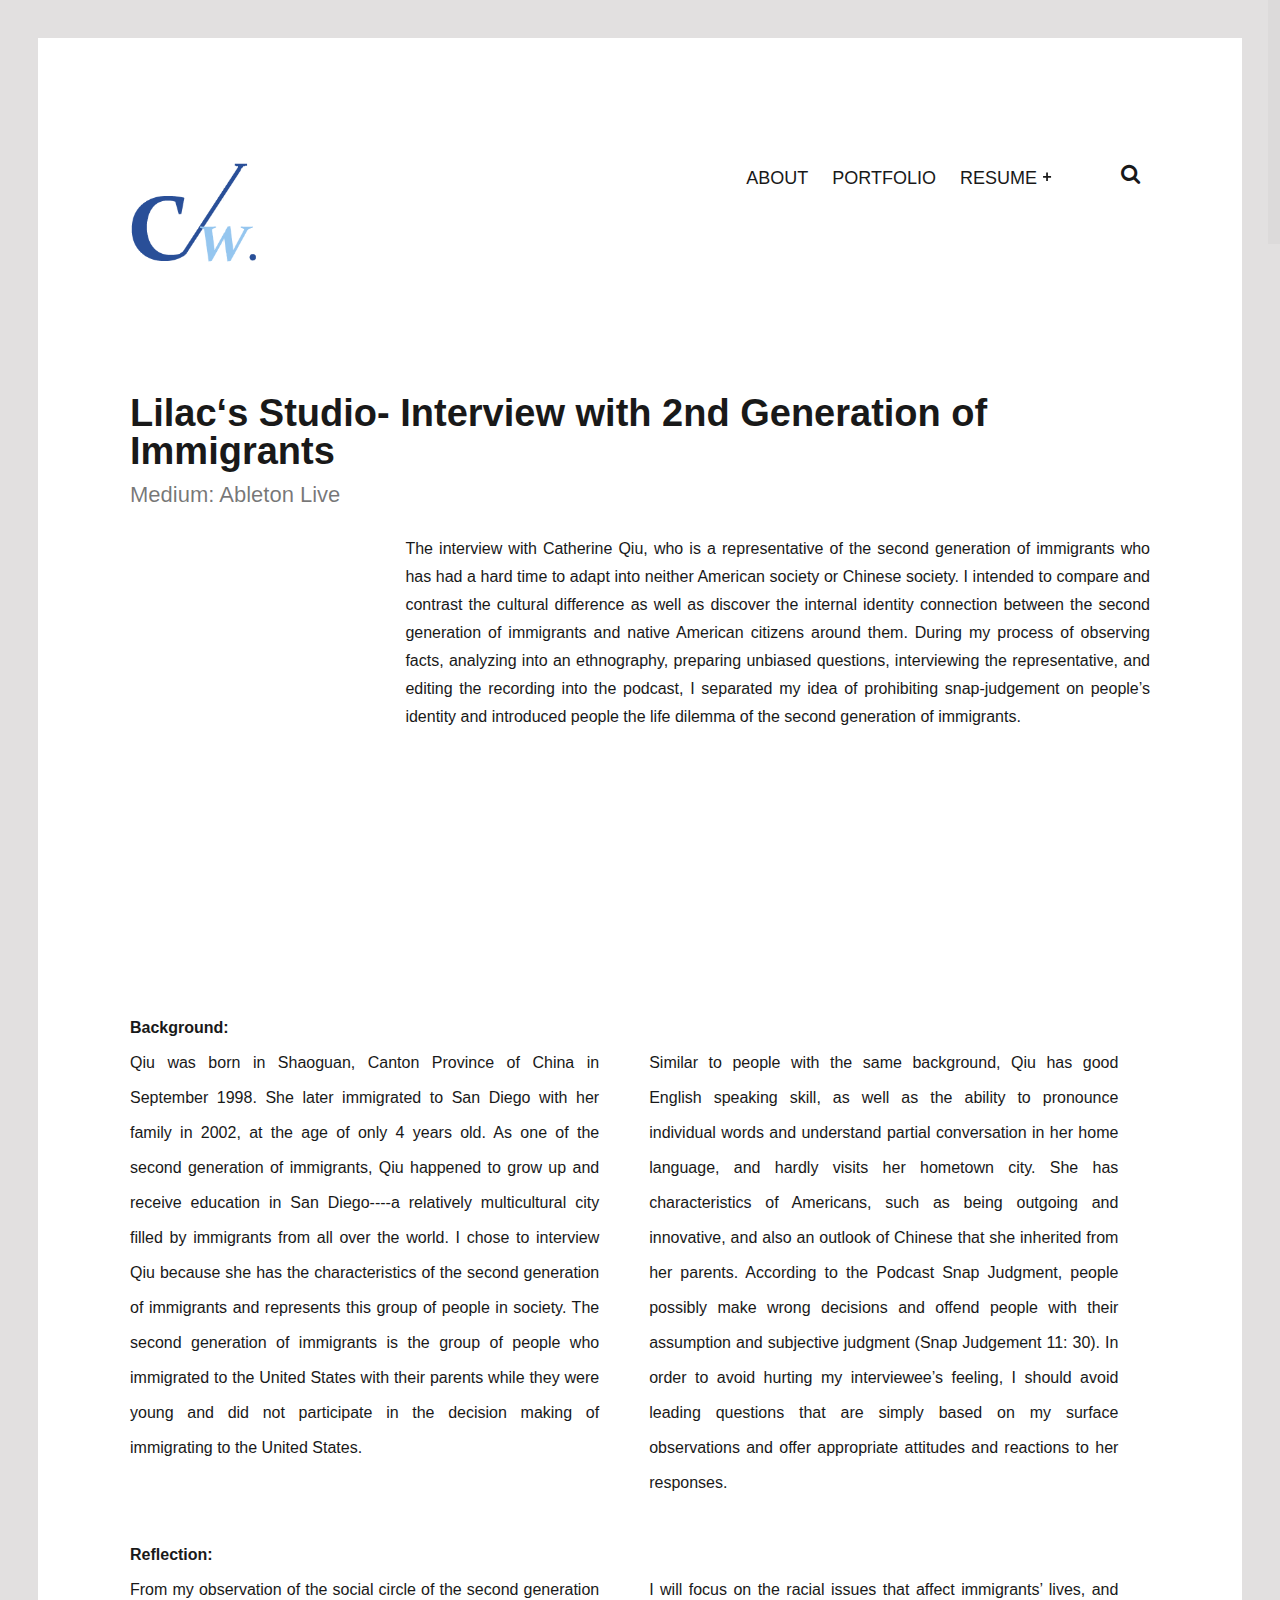
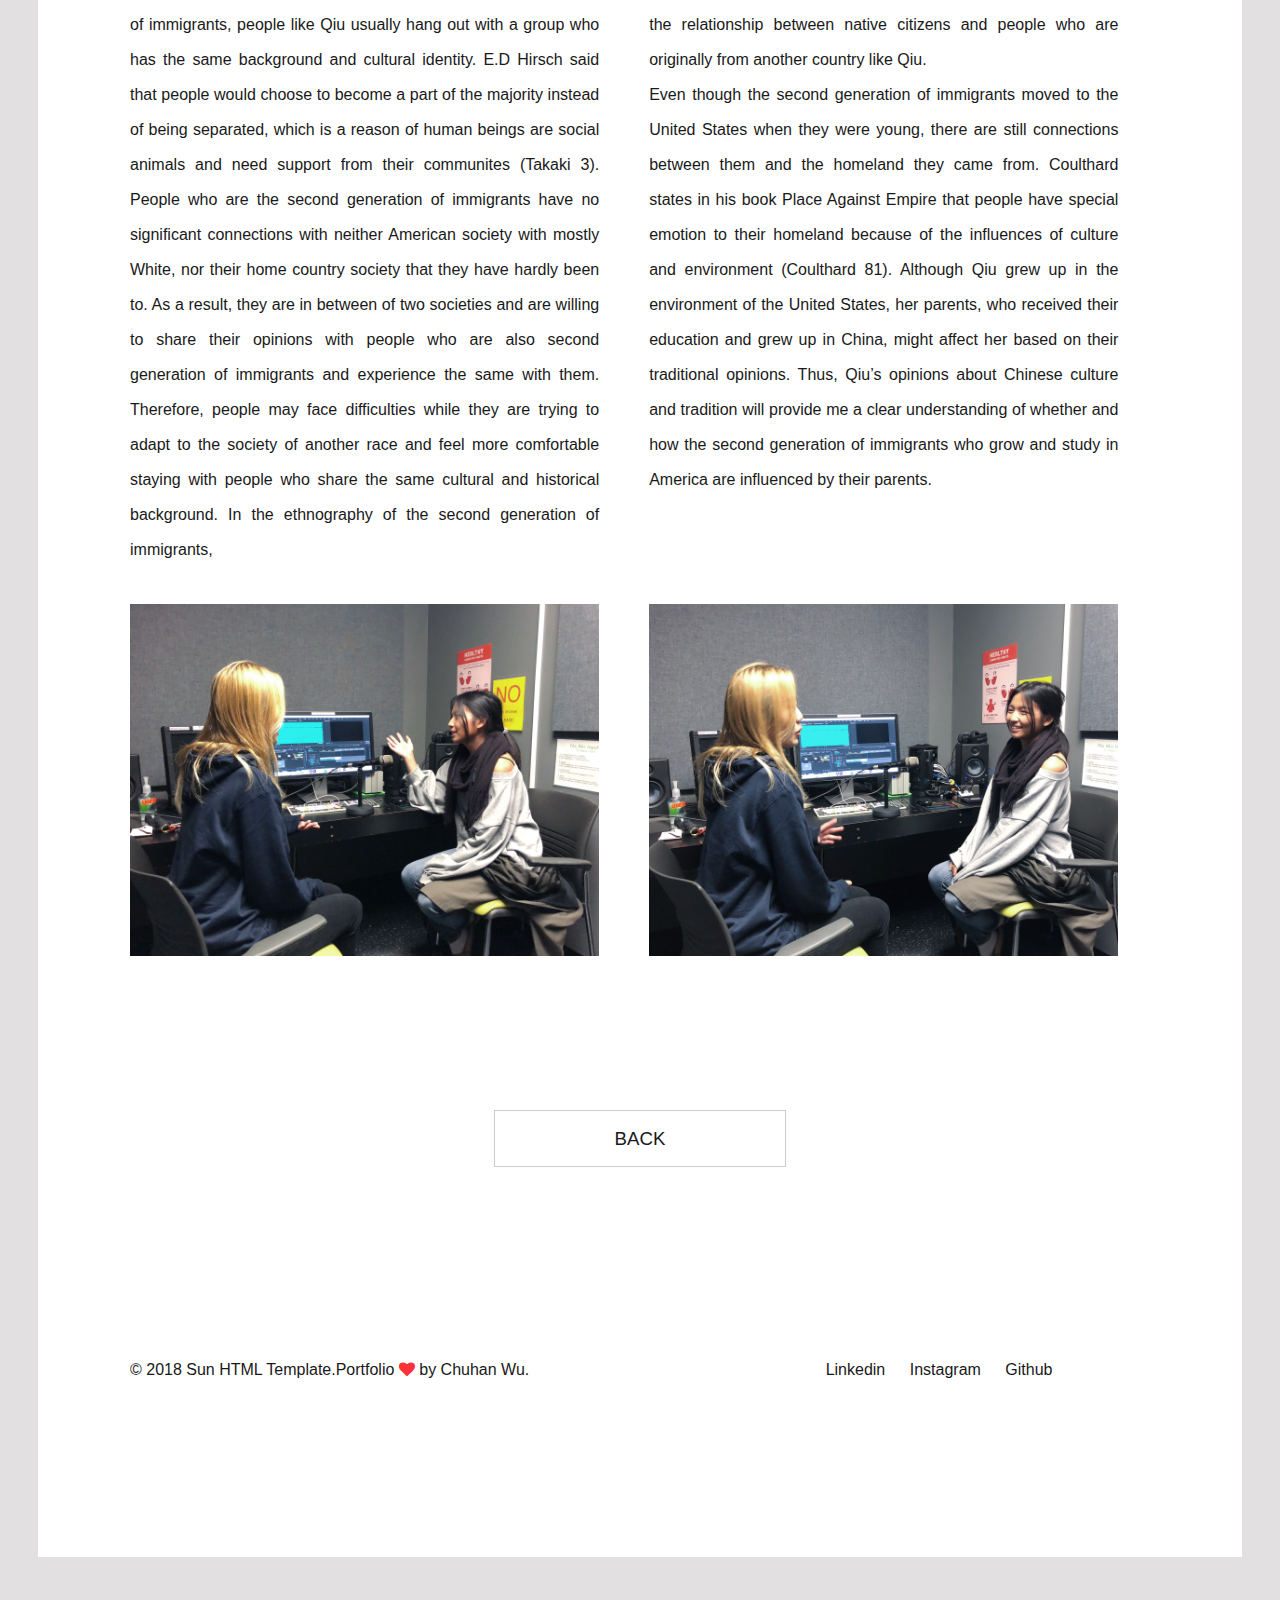
<file: interview.html>
<!DOCTYPE HTML>
<html lang="en-US">
      <head>
        <!-- Global site tag (gtag.js) - Google Analytics -->
        <script async src="https://www.googletagmanager.com/gtag/js?id=UA-130570399-1"></script>
        <script>
          window.dataLayer = window.dataLayer || [];
          function gtag(){dataLayer.push(arguments);}
          gtag('js', new Date());

          gtag('config', 'UA-130570399-1');
        </script>
          <title>Chuhan Wu - Interactive Art Portfolio</title>
          <meta http-equiv="Content-Type" content="text/html; charset=UTF-8">
          <meta name="description" content="Template by Dry Themes" />
          <meta name="keywords" content="HTML, CSS, JavaScript, PHP" />
          <meta name="author" content="DryThemes" />
          <meta name="viewport" content="width=device-width, initial-scale=1, maximum-scale=1">

          <link rel="shortcut icon" href="images/favicon.png" />
          <!-- <link href='http://fonts.googleapis.com/css?family=Montserrat:400,700%7CPT+Serif:400,700' rel='stylesheet' type='text/css'>		 -->
          <link rel="stylesheet" type="text/css"  href='css/clear.css' />
          <link rel="stylesheet" type="text/css"  href='css/common.css' />
          <link rel="stylesheet" type="text/css"  href='css/font-awesome.min.css' />
          <link rel="stylesheet" type="text/css"  href='css/carouFredSel.css' />
          <link rel="stylesheet" type="text/css"  href='css/prettyPhoto.css' />
          <link rel="stylesheet" type="text/css"  href='css/sm-clean.css' />
          <link rel="stylesheet" type="text/css"  href='style.css' />

          <!--[if lt IE 9]>
                  <script src="js/html5shiv.js"></script>
                  <script src="js/respond.min.js"></script>
          <![endif]-->

      </head>
    <body class="single single-portfolio">

        <table class="doc-loader">
            <tbody>
                <tr>
                    <td>
                        <img src="images/ajax-document-loader.gif" alt="Loading...">
                    </td>
                </tr>
            </tbody>
        </table>

        <div class="header-search">
            <div class="content-1330 center-relative">
                <form class="search-form">
                    <label>
                        <input type="search" class="search-field" placeholder="Search ..." value="" name="s" title="Search for:">
                    </label>
                </form>
            </div>
        </div>


        <div class="body-wrapper">
            <div class="content-1330 header-holder center-relative">
                <div class="header-logo left">

                    <h1 class="site-title">
                        <a href="index.html">
                            <img style="height:100px;" src="images/wch-logo.png" alt="Chuhan Wu Logo">
                        </a>
                    </h1>

                </div>

                <div class="header-menu right">
                    <nav id="header-main-menu" class="left">
                        <ul class="main-menu sm sm-clean">

                            <li>
                                <a href="about.html">ABOUT</a>
                            </li>
                            <li>
                                <a href="portfolio.html">PORTFOLIO</a>
                            </li>

                            <li>
                                <a href="#">RESUME</a>
                                <ul class="sub-menu">
                                    <li>
                                        <a href="images/resume-IxM.pdf">Design</a>
                                    </li>
                                    <li>
                                        <a href="images/resume-Journalism.pdf">Media & Journalism</a>
                                    </li>

                                </ul>
                            </li>
                        </ul>
                    </nav>
                    <div class="toggle-holder relative right">
                        <div id="toggle">
                            <i class="fa fa-search"></i>
                        </div>
                    </div>
                    <div class="clear"></div>
                </div>
                <div class="clear"></div>
            </div>

            <div id="content" class="site-content content-1330 center-relative">

              <div class="page-desc">

                <h1><strong>Lilac‘s Studio- Interview with 2nd Generation of Immigrants</strong></h1>
               <h6>Medium: Ableton Live</h6>

               <div class="three_fourth description" style="float:right;">
            The interview with Catherine Qiu, who is a representative of the second generation of immigrants who has had a hard time to adapt into neither American society or Chinese society. I intended to compare and contrast the cultural difference as well as discover the internal identity connection between the second generation of immigrants and native American citizens around them. During my process of observing facts, analyzing into an ethnography, preparing unbiased questions, interviewing the representative, and editing the recording into the podcast, I separated my idea of prohibiting snap-judgement on people’s identity and introduced people the life dilemma of the second generation of immigrants.


               </div>

              </div>
              <div class="clear"></div>



                <article>
                    <div class="content-1330 center-relative clear">
                        <div class="entry-content">
                            <div class="content-wrap">
                                <div class="one top-0">
                                  <iframe width="100%" height="200" scrolling="no" frameborder="no" allow="autoplay" src="https://w.soundcloud.com/player/?url=https%3A//api.soundcloud.com/tracks/403740534&color=%23ff5500&auto_play=false&hide_related=false&show_comments=true&show_user=true&show_reposts=false&show_teaser=true&visual=true"></iframe><br>
                                </div>
                                <div class="clear"></div>


                                <!-- <div class="one_half text-right portfolio-item-info">
                                    <strong>Project Name:</strong>&nbsp;Handmade<br>
                                    <strong>Client:</strong> Est Lorem<br>
                                    <strong>Year:</strong> 2015<p></p>
                                    <p>&nbsp;</p>
                                    <p>&nbsp;</p>

                                </div> -->
                                <div class="one_half">
                                    <strong>Background: </strong><br>
                                    <p>
Qiu was born in Shaoguan, Canton Province of China in September 1998. She later immigrated to San Diego with her family in 2002, at the age of only 4 years old. As one of the second generation of immigrants, Qiu happened to grow up and receive education in San Diego----a relatively multicultural city filled by immigrants from all over the world.  I chose to interview Qiu because she has the characteristics of the second generation of immigrants and represents this group of people in society. The second generation of immigrants is the group of people who immigrated to the United States with their parents while they were young and did not participate in the decision making of immigrating to the United States.
<br>                              </p>
                                </div>

                                <div class="one_half last">
                                    <p>&nbsp;</p>
                                    <p>
    Similar to people with the same background, Qiu has good English speaking skill, as well as the ability to pronounce individual words and understand partial conversation in her home language, and hardly visits her hometown city. She has characteristics of Americans, such as being outgoing and innovative, and also an outlook of Chinese that she inherited from her parents. According to the Podcast Snap Judgment, people possibly make wrong decisions and offend people with their assumption and subjective judgment (Snap Judgement 11: 30). In order to avoid hurting my interviewee’s feeling, I should avoid leading questions that are simply based on my surface observations and offer appropriate attitudes and reactions to her responses.
</p>
                                </div>

                                <div class="one_half">
                                  <strong>Reflection:</strong><br>
                                    <p>
From my observation of the social circle of the second generation of immigrants, people like Qiu usually hang out with a group who has the same background and cultural identity. E.D Hirsch said that people would choose to become a part of the majority instead of being separated, which is a reason of human beings are social animals and need support from their communites (Takaki 3). People who are the second generation of immigrants have no significant connections with neither American society with mostly White, nor their home country society that they have hardly been to. As a result, they are in between of two societies and are willing to share their opinions with people who are also second generation of immigrants and experience the same with them. Therefore, people may face difficulties while they are trying to adapt to the society of another race and feel more comfortable staying with people who share the same cultural and historical background. In the ethnography of the second generation of immigrants,
                                    </p>
                                </div>

                                <div class="one_half last">
                                    <p>&nbsp;</p>
                                    <p> I will focus on the racial issues that affect immigrants’ lives, and the relationship between native citizens and people who are originally from another country like Qiu. <br> Even though the second generation of immigrants moved to the United States when they were young, there are still connections between them and the homeland they came from. Coulthard states in his book Place Against Empire that people have special emotion to their homeland because of the influences of culture and environment (Coulthard 81). Although Qiu grew up in the environment of the United States, her parents, who received their education and grew up in China, might affect her based on their traditional opinions. Thus, Qiu’s opinions about Chinese culture and tradition will provide me a clear understanding of whether and how the second generation of immigrants who grow and study in America are influenced by their parents.                 </p>
                                </div>




                                <div class="clear"></div>

                                <div class="one_half" >
                                  <img src="demo-images/interview1.jpeg" alt=""><br>
                                </div>

                                <div class="one_half last">
                                    <img src="demo-images/interview2.jpeg" alt=""><br>
                                </div>







                                <div class="clear"></div>
                                <p>&nbsp;</p>
                                <p>&nbsp;</p>
                                <p>&nbsp;</p>

                                <div class="center-text">
                                    <a href="portfolio.html" target="_self" class="button ">BACK</a>
                                </div>
                                <div class="clear"></div>
                            </div>
                        </div>
                        <div class="clear"></div>
                    </div>
                </article>
            </div>

            <!--Footer-->

            <footer class="footer">
                <div class="content-1330 center-relative">
                    <ul>
                        <li class="left-footer-content">
                            © 2018 Sun HTML Template.Portfolio <i class="fa fa-heart"></i> by <a href="http://chuhan-wu.art">Chuhan Wu</a>.
                        </li>

                        <!-- <li class="center-footer-content">
                            <a href="index.html">
                                <img src="images/wch-logo.png" alt="logo footer">
                            </a>
                        </li> -->

                        <li class="right-footer-contnet">
                            <a href="https://www.linkedin.com/in/chuhan-wu-93b0ab16b/">Linkedin</a>
                            <a href="https://www.instagram.com/aubreeywuuu/">Instagram</a>
                            <a href="https://github.com/chuhan-wu">Github</a>
                        </li>

                    </ul>
                </div>
            </footer>

            <!-- End .body-border -->
        </div>



        <!--Load JavaScript-->
        <script src="js/jquery.js"></script>
        <script src='js/jquery.fitvids.js'></script>
        <script src='js/jquery.smartmenus.min.js'></script>
        <script src='js/imagesloaded.pkgd.js'></script>
        <script src='js/isotope.pkgd.js'></script>
        <script src='js/jquery.carouFredSel-6.0.0-packed.js'></script>
        <script src='js/jquery.mousewheel.min.js'></script>
        <script src='js/jquery.touchSwipe.min.js'></script>
        <script src='js/jquery.easing.1.3.js'></script>
        <script src='js/jquery.prettyPhoto.js'></script>
        <script src='js/jquery.ba-throttle-debounce.min.js'></script>
        <script src='js/jquery.nicescroll.min.js'></script>
        <script src='js/main.js'></script>
        <!-- <script src="https://player.vimeo.com/api/player.js"></script> -->


    </body>
</html>
</file>
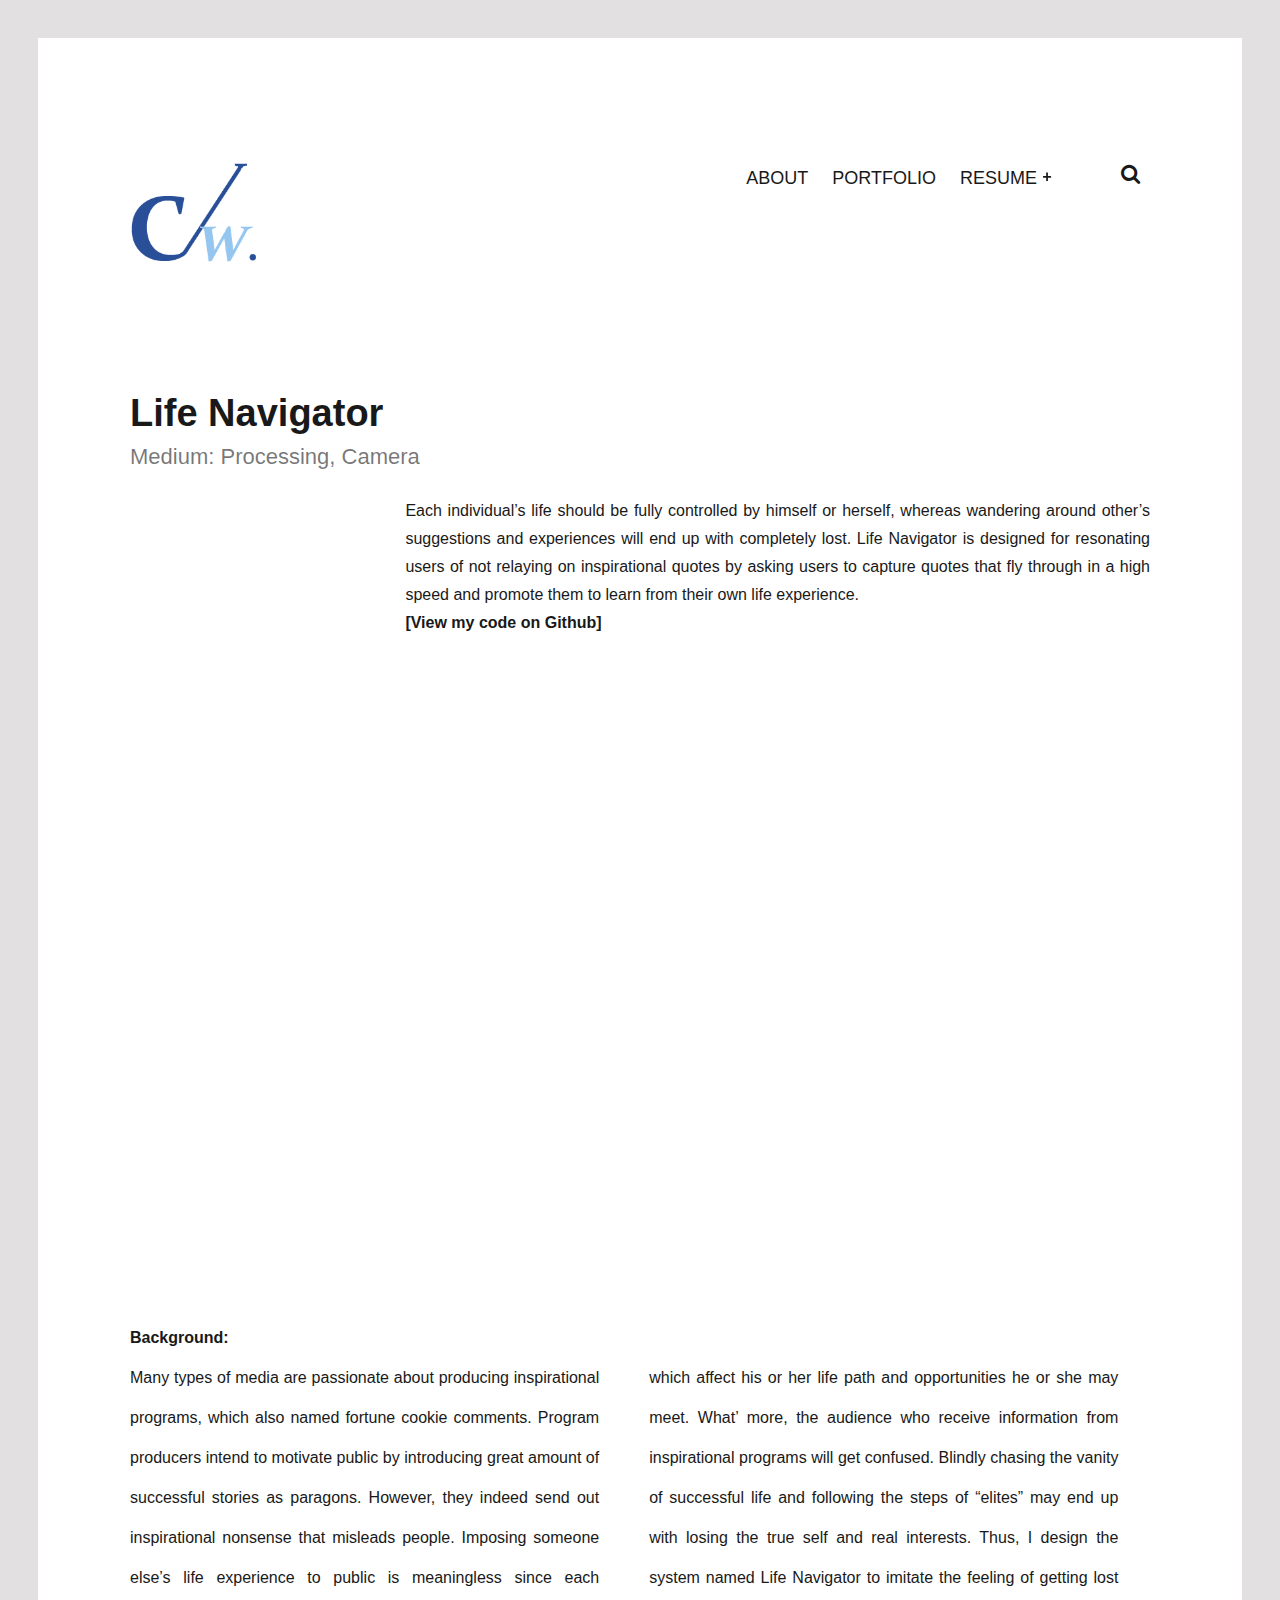
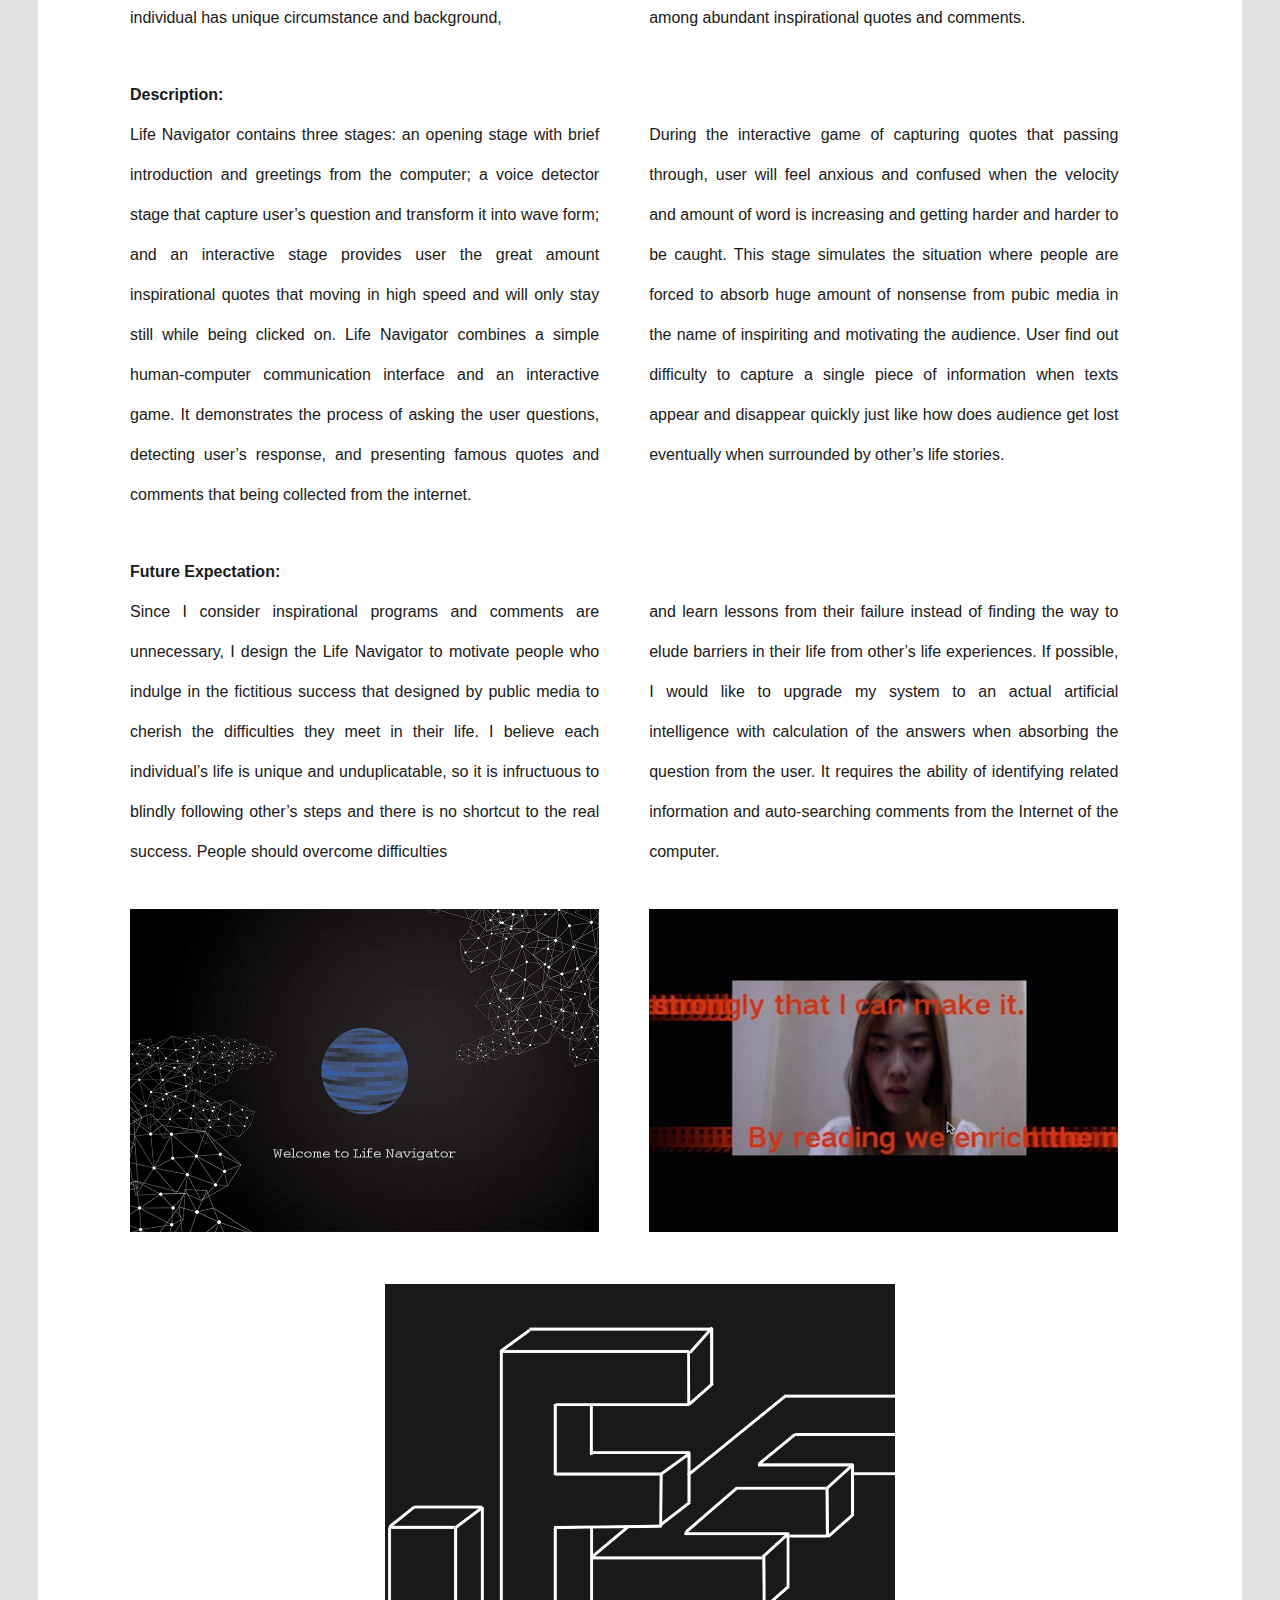
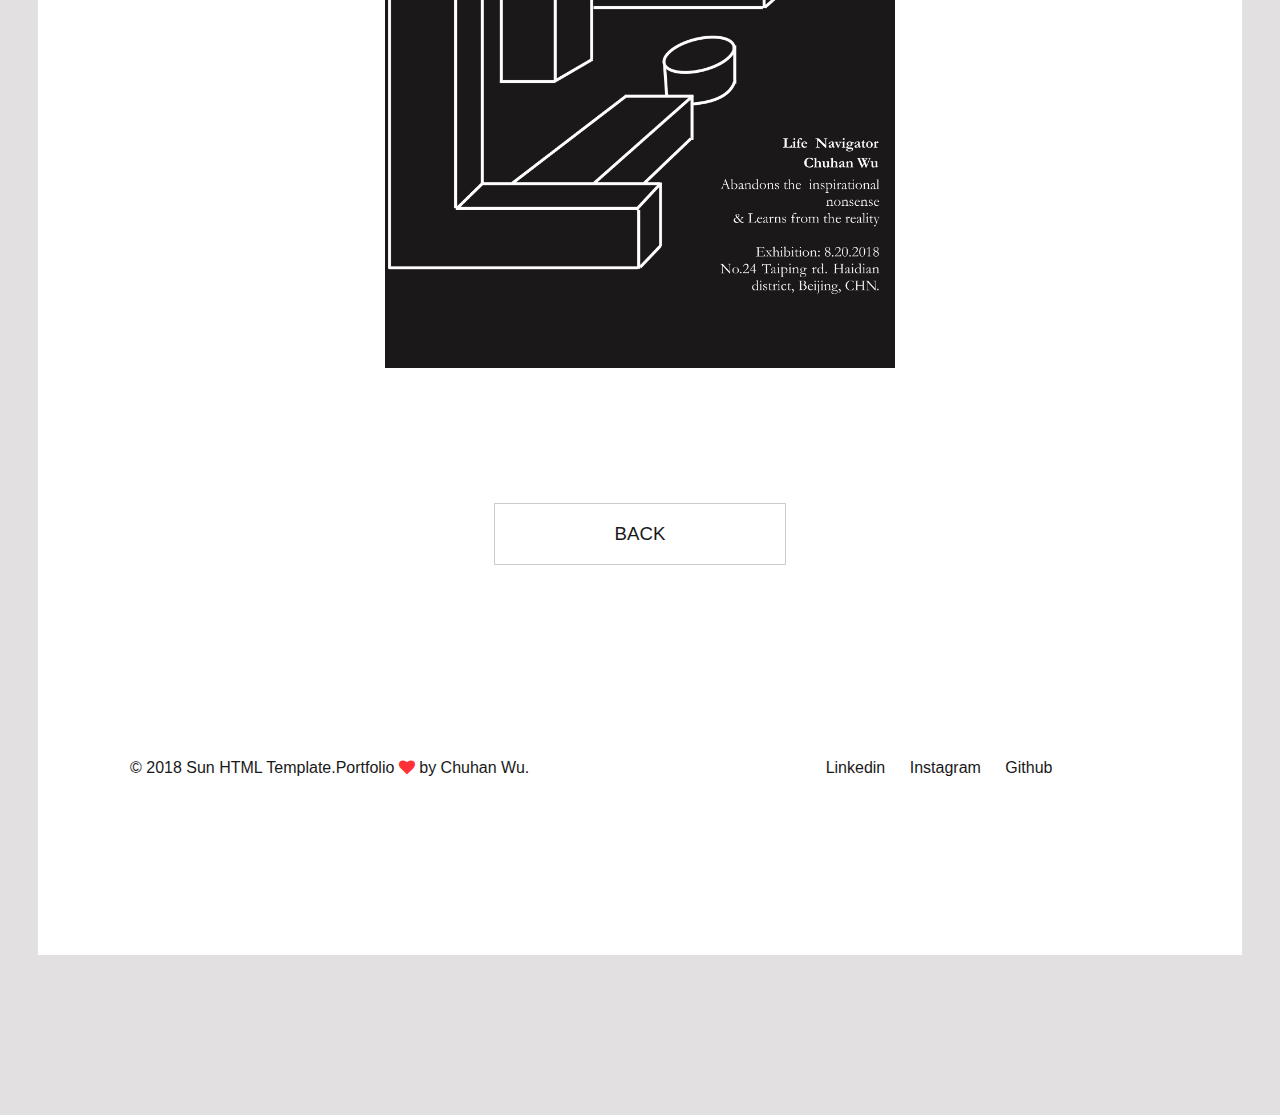
<file: ln.html>
<!DOCTYPE HTML>
<html lang="en-US">
      <head>
        <!-- Global site tag (gtag.js) - Google Analytics -->
        <script async src="https://www.googletagmanager.com/gtag/js?id=UA-130570399-1"></script>
        <script>
          window.dataLayer = window.dataLayer || [];
          function gtag(){dataLayer.push(arguments);}
          gtag('js', new Date());

          gtag('config', 'UA-130570399-1');
        </script>
          <title>Chuhan Wu - Interactive Art Portfolio</title>
          <meta http-equiv="Content-Type" content="text/html; charset=UTF-8">
          <meta name="description" content="Template by Dry Themes" />
          <meta name="keywords" content="HTML, CSS, JavaScript, PHP" />
          <meta name="author" content="DryThemes" />
          <meta name="viewport" content="width=device-width, initial-scale=1, maximum-scale=1">

          <link rel="shortcut icon" href="images/favicon.png" />
          <!-- <link href='http://fonts.googleapis.com/css?family=Montserrat:400,700%7CPT+Serif:400,700' rel='stylesheet' type='text/css'>		 -->
          <link rel="stylesheet" type="text/css"  href='css/clear.css' />
          <link rel="stylesheet" type="text/css"  href='css/common.css' />
          <link rel="stylesheet" type="text/css"  href='css/font-awesome.min.css' />
          <link rel="stylesheet" type="text/css"  href='css/carouFredSel.css' />
          <link rel="stylesheet" type="text/css"  href='css/prettyPhoto.css' />
          <link rel="stylesheet" type="text/css"  href='css/sm-clean.css' />
          <link rel="stylesheet" type="text/css"  href='style.css' />

          <!--[if lt IE 9]>
                  <script src="js/html5shiv.js"></script>
                  <script src="js/respond.min.js"></script>
          <![endif]-->

      </head>
    <body class="single single-portfolio">

        <table class="doc-loader">
            <tbody>
                <tr>
                    <td>
                        <img src="images/ajax-document-loader.gif" alt="Loading...">
                    </td>
                </tr>
            </tbody>
        </table>

        <div class="header-search">
            <div class="content-1330 center-relative">
                <form class="search-form">
                    <label>
                        <input type="search" class="search-field" placeholder="Search ..." value="" name="s" title="Search for:">
                    </label>
                </form>
            </div>
        </div>


        <div class="body-wrapper">
            <div class="content-1330 header-holder center-relative">
                <div class="header-logo left">

                    <h1 class="site-title">
                        <a href="index.html">
                            <img style="height:100px;" src="images/wch-logo.png" alt="Chuhan Wu Logo">
                        </a>
                    </h1>

                </div>

                <div class="header-menu right">
                    <nav id="header-main-menu" class="left">
                        <ul class="main-menu sm sm-clean">

                            <li>
                                <a href="about.html">ABOUT</a>
                            </li>
                            <li>
                                <a href="portfolio.html">PORTFOLIO</a>
                            </li>

                            <li>
                                <a href="#">RESUME</a>
                                <ul class="sub-menu">
                                    <li>
                                        <a href="images/resume-IxM.pdf">Design</a>
                                    </li>
                                    <li>
                                        <a href="images/resume-Journalism.pdf">Media & Journalism</a>
                                    </li>

                                </ul>
                            </li>
                        </ul>
                    </nav>
                    <div class="toggle-holder relative right">
                        <div id="toggle">
                            <i class="fa fa-search"></i>
                        </div>
                    </div>
                    <div class="clear"></div>
                </div>
                <div class="clear"></div>
            </div>

            <div id="content" class="site-content content-1330 center-relative">

              <div class="page-desc">

                <h1><strong>Life Navigator</strong></h1>
               <h6>Medium: Processing, Camera</h6>

               <div class="three_fourth description" style="float:right;">
              Each individual’s life should be fully controlled by himself or herself, whereas wandering around other’s suggestions and experiences will end up with completely lost. Life Navigator is designed for resonating users of not relaying on inspirational quotes by asking users to capture quotes that fly through in a high speed and promote them to learn from their own life experience.

              <p> <a href="https://github.com/chuhan-wu/lifeNavigator"> <strong>[View my code on Github]</strong>
                </a></p>

              </div>
              <div class="clear"></div>


                <article>
                    <div class="content-1330 center-relative clear">
                        <div class="entry-content">
                            <div class="content-wrap">
                                <div class="one top-0">
                                  <iframe src="https://player.vimeo.com/video/303182278" width="960" height="540" frameborder="0" webkitallowfullscreen mozallowfullscreen allowfullscreen></iframe><br>
                                </div>
                                <div class="clear"></div>


                                <!-- <div class="one_half text-right portfolio-item-info">
                                    <strong>Project Name:</strong>&nbsp;Handmade<br>
                                    <strong>Client:</strong> Est Lorem<br>
                                    <strong>Year:</strong> 2015<p></p>
                                    <p>&nbsp;</p>
                                    <p>&nbsp;</p>

                                </div> -->
                                <div class="one_half">
                                    <strong>Background: </strong><br>
                                    <p>
Many types of media are passionate about producing inspirational programs, which also named fortune cookie comments. Program producers intend to motivate public by introducing great amount of successful stories as paragons. However, they indeed send out inspirational nonsense that misleads people. Imposing someone else’s life experience to public is meaningless since each individual has unique circumstance and background,                            </p>
                                </div>

                                <div class="one_half last">
                                    <p>&nbsp;</p>
                                    <p> which affect his or her life path and opportunities he or she may meet.
 What’ more, the audience who receive information from inspirational programs will get confused. Blindly chasing the vanity of successful life and following the steps of “elites” may end up with losing the true self and real interests. Thus, I design the system named Life Navigator to imitate the feeling of getting lost among abundant inspirational quotes and comments.
</p>
                                </div>

                                <div class="one_half">
                                  <strong>Description:</strong><br>
                                    <p>

                                      Life Navigator contains three stages: an opening stage with brief introduction and greetings from the computer; a voice detector stage that capture user’s question and transform it into wave form; and an interactive stage provides user the great amount inspirational quotes that moving in high speed and will only stay still while being clicked on. Life Navigator combines a simple human-computer communication interface and an interactive game. It demonstrates the process of asking the user questions, detecting user’s response, and presenting famous quotes and comments that being collected from the internet.
                                    </p>
                                </div>

                                <div class="one_half last">
                                    <p>&nbsp;</p>
                                    <p>
 During the interactive game of capturing quotes that passing through, user will feel anxious and confused when the velocity and amount of word is increasing and getting harder and harder to be caught. This stage simulates the situation where people are forced to absorb huge amount of nonsense from pubic media in the name of inspiriting and motivating the audience. User find out difficulty to capture a single piece of information when texts appear and disappear quickly just like how does audience get lost eventually when surrounded by other’s life stories.                                   </p>
                                </div>

                                <div class="one_half">
                                  <strong>Future Expectation:</strong><br>
                                    <p>

                                      Since I consider inspirational programs and comments are unnecessary, I design the Life Navigator to motivate people who indulge in the fictitious success that designed by public media to cherish the difficulties they meet in their life. I believe each individual’s life is unique and unduplicatable, so it is infructuous to blindly following other’s steps and there is no shortcut to the real success. People should overcome difficulties
                                    </p>
                                </div>

                                <div class="one_half last">
                                    <p>&nbsp;</p>
                                    <p>and learn lessons from their failure instead of finding the way to elude barriers in their life from other’s life experiences.
 If possible, I would like to upgrade my system to an actual artificial intelligence with calculation of the answers when absorbing the question from the user. It requires the ability of identifying related information and auto-searching comments from the Internet of the computer.                                   </p>
                                </div>
                                <div class="clear"></div>


                                <div class="one_half" >
                                  <img src="demo-images/ln1.jpg" alt=""><br>
                                </div>

                                <div class="one_half last">
                                    <img src="demo-images/ln2.jpg" alt=""><br>
                                </div>

                                <div class="" style="width:50%; margin:0 auto;">
                                  <img style="width:100%;" src="demo-images/ln-poster.jpg" alt=""><br>
                                </div>



                                <div class="clear"></div>
                                <p>&nbsp;</p>
                                <p>&nbsp;</p>
                                <p>&nbsp;</p>

                                <div class="center-text">
                                    <a href="portfolio.html" target="_self" class="button ">BACK</a>
                                </div>
                                <div class="clear"></div>
                            </div>
                        </div>
                        <div class="clear"></div>
                    </div>
                </article>
            </div>

            <!--Footer-->

            <footer class="footer">
                <div class="content-1330 center-relative">
                    <ul>
                        <li class="left-footer-content">
                            © 2018 Sun HTML Template.Portfolio <i class="fa fa-heart"></i> by <a href="http://chuhan-wu.art">Chuhan Wu</a>.
                        </li>

                        <!-- <li class="center-footer-content">
                            <a href="index.html">
                                <img src="images/wch-logo.png" alt="logo footer">
                            </a>
                        </li> -->

                        <li class="right-footer-contnet">
                            <a href="https://www.linkedin.com/in/chuhan-wu-93b0ab16b/">Linkedin</a>
                            <a href="https://www.instagram.com/aubreeywuuu/">Instagram</a>
                            <a href="https://github.com/chuhan-wu">Github</a>
                        </li>

                    </ul>
                </div>
            </footer>

            <!-- End .body-border -->
        </div>



        <!--Load JavaScript-->
        <script src="js/jquery.js"></script>
        <script src='js/jquery.fitvids.js'></script>
        <script src='js/jquery.smartmenus.min.js'></script>
        <script src='js/imagesloaded.pkgd.js'></script>
        <script src='js/isotope.pkgd.js'></script>
        <script src='js/jquery.carouFredSel-6.0.0-packed.js'></script>
        <script src='js/jquery.mousewheel.min.js'></script>
        <script src='js/jquery.touchSwipe.min.js'></script>
        <script src='js/jquery.easing.1.3.js'></script>
        <script src='js/jquery.prettyPhoto.js'></script>
        <script src='js/jquery.ba-throttle-debounce.min.js'></script>
        <script src='js/jquery.nicescroll.min.js'></script>
        <script src='js/main.js'></script>
        <!-- <script src="https://player.vimeo.com/api/player.js"></script> -->


    </body>
</html>
</file>
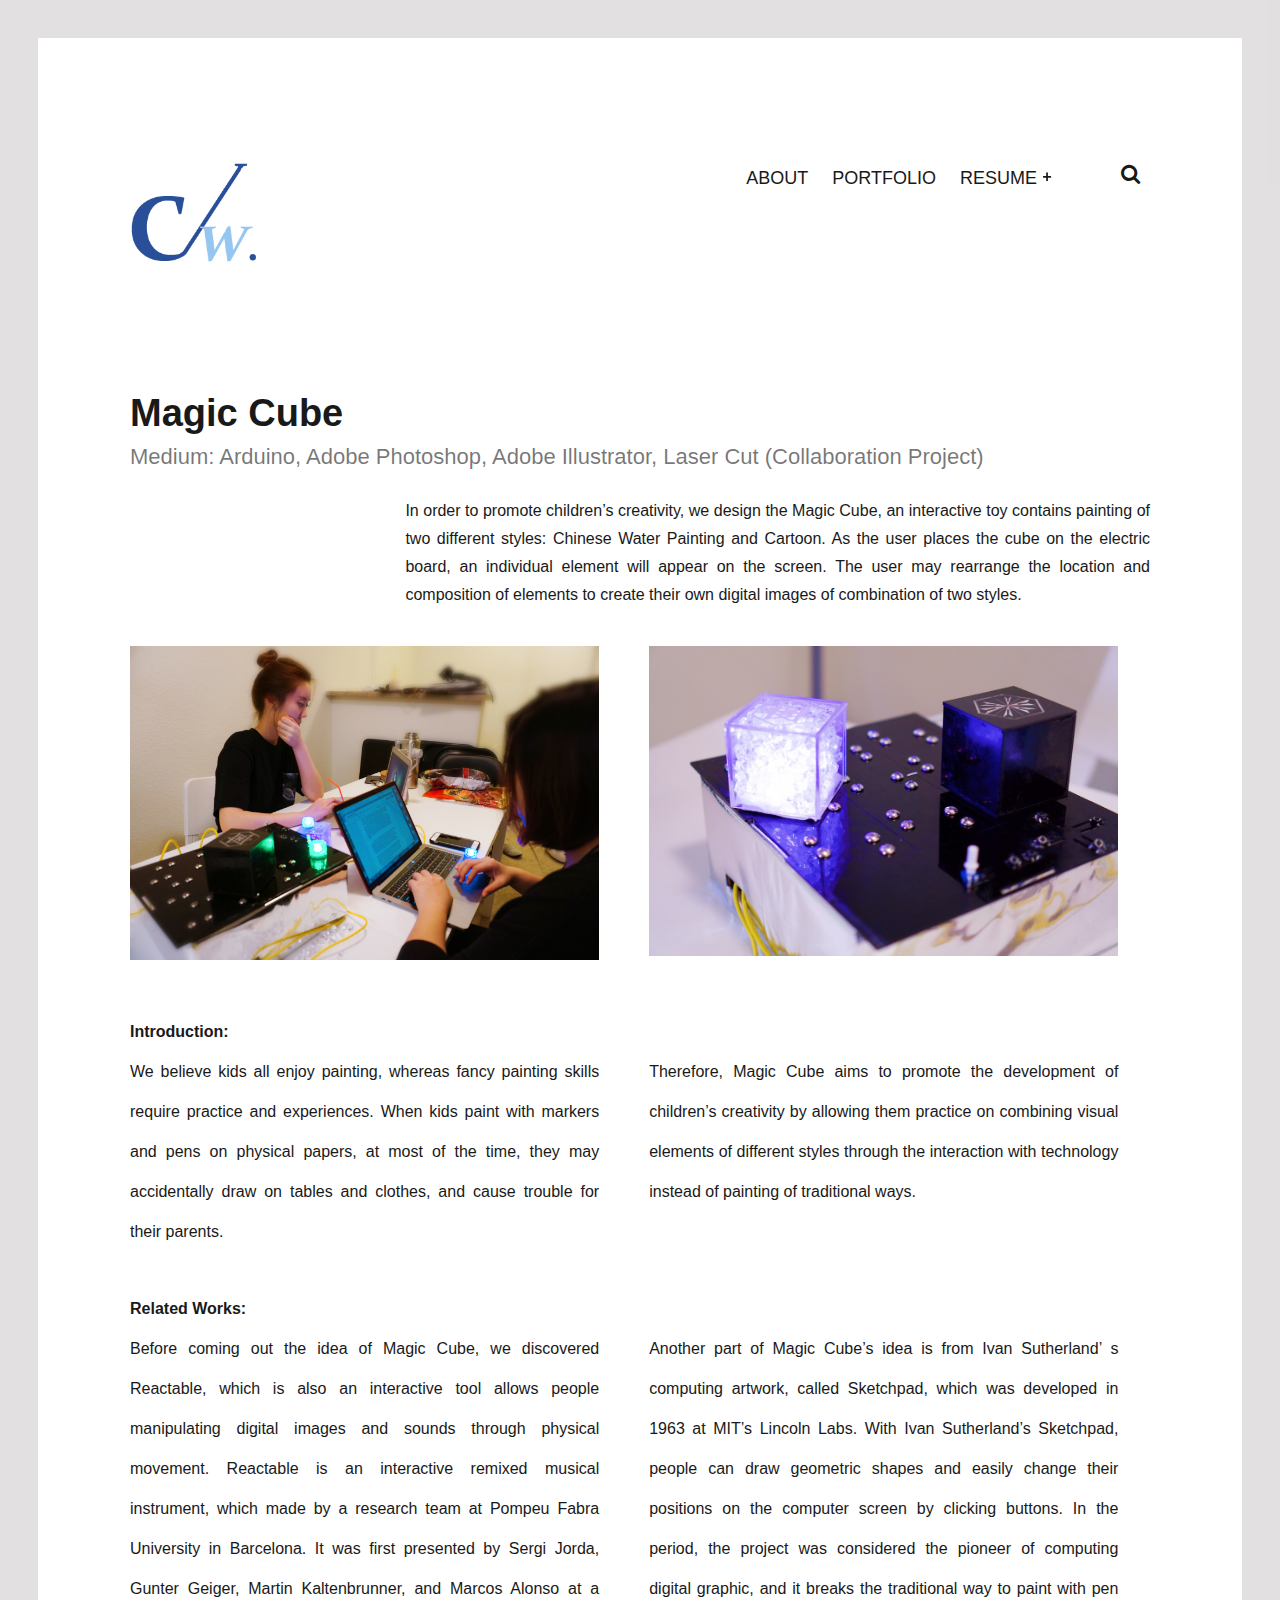
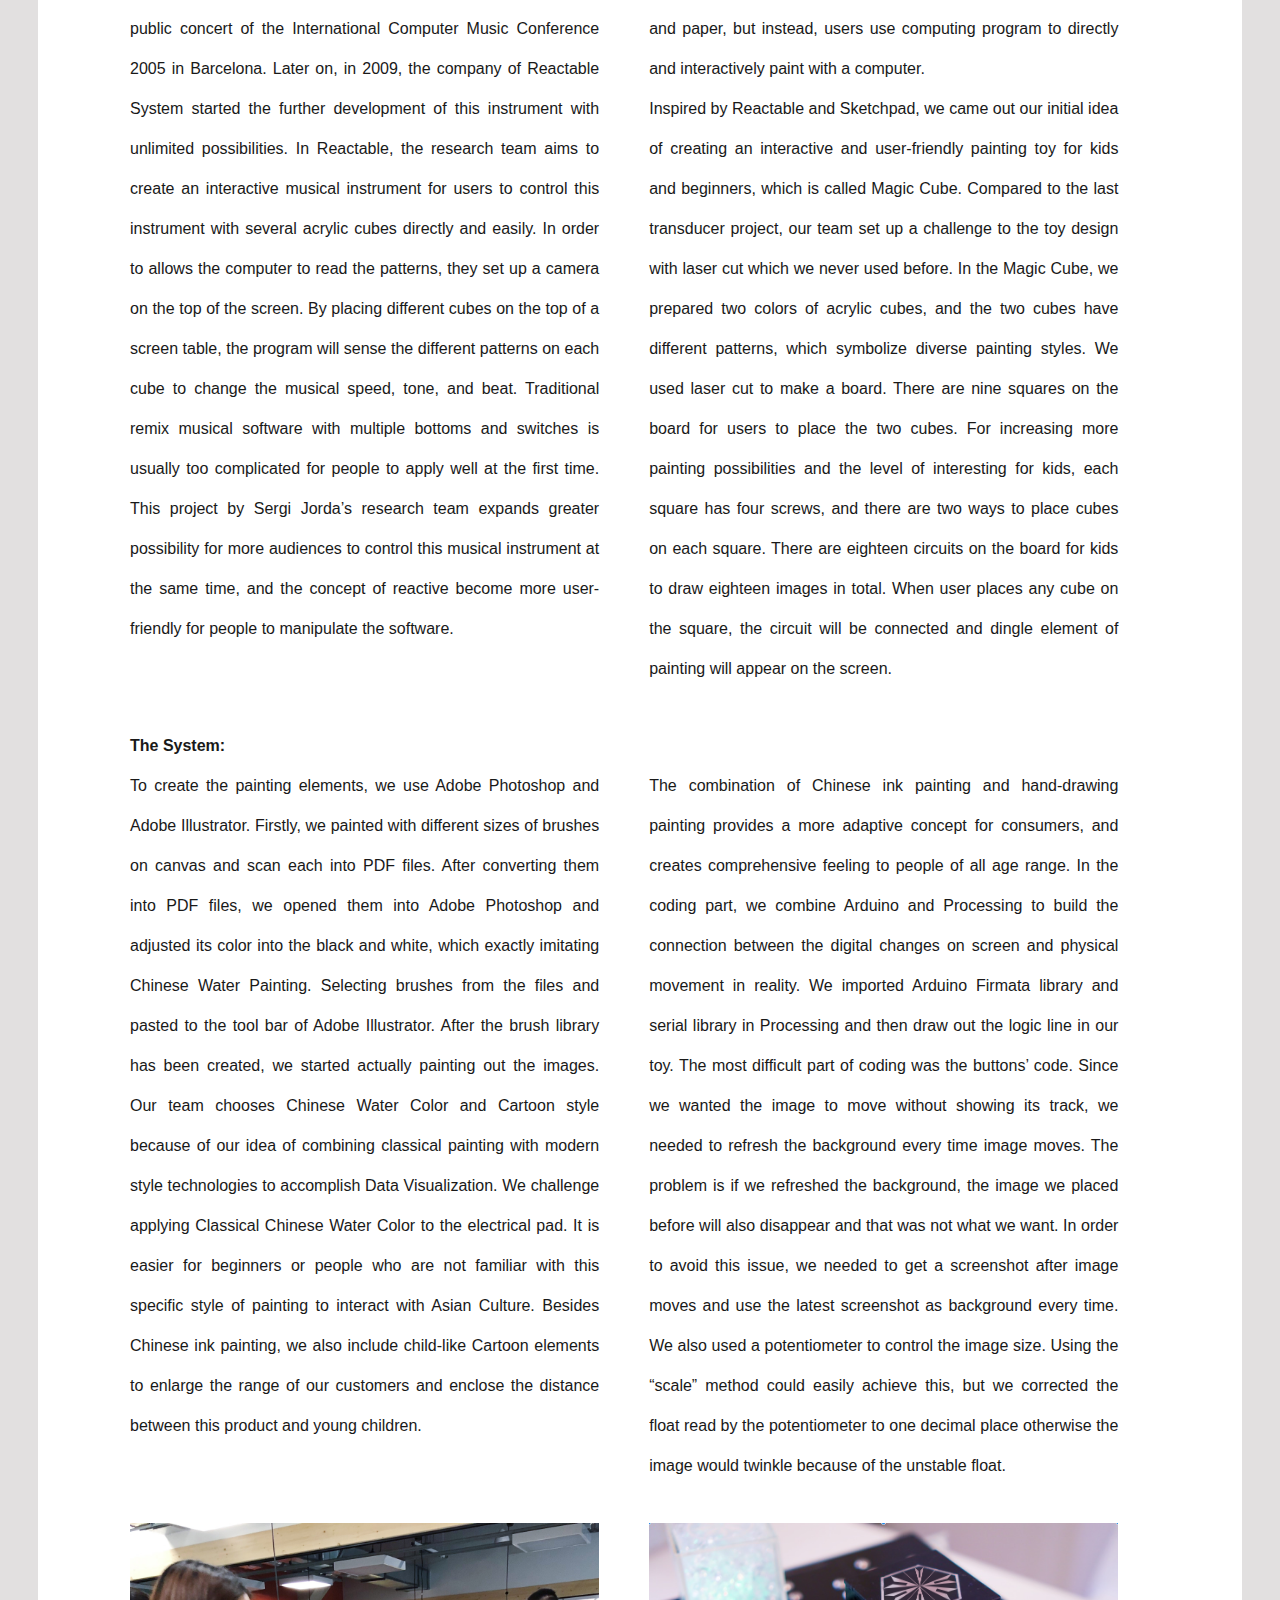
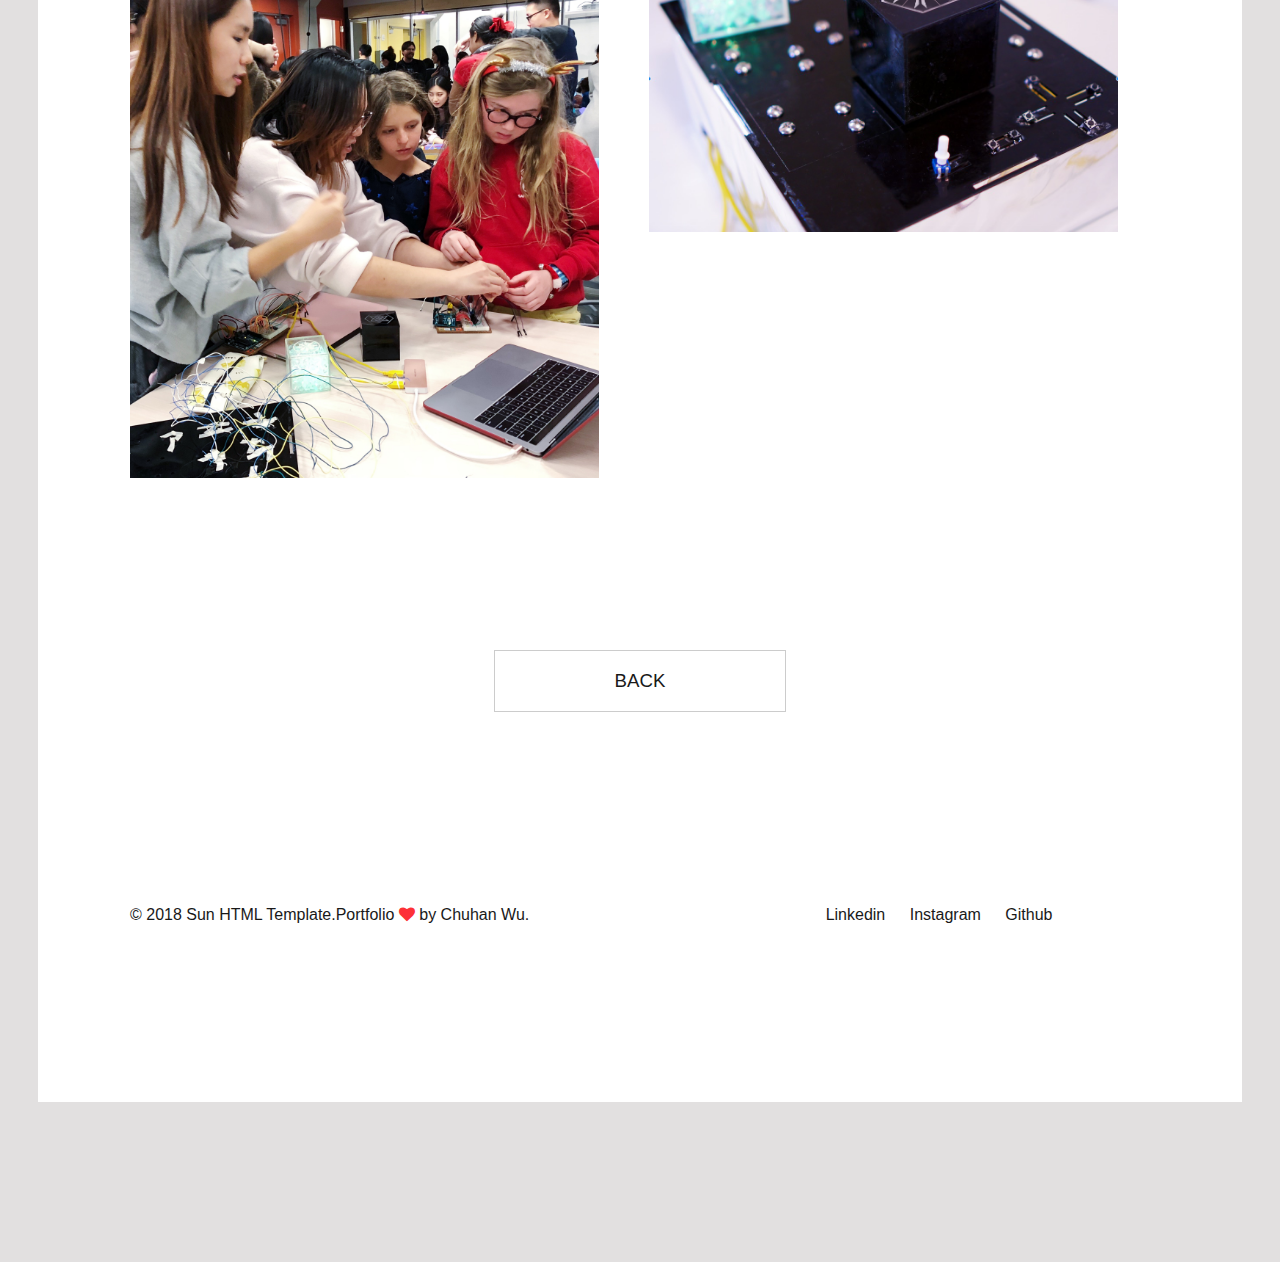
<file: mc.html>
<!DOCTYPE HTML>
<html lang="en-US">
      <head>
        <!-- Global site tag (gtag.js) - Google Analytics -->
        <script async src="https://www.googletagmanager.com/gtag/js?id=UA-130570399-1"></script>
        <script>
          window.dataLayer = window.dataLayer || [];
          function gtag(){dataLayer.push(arguments);}
          gtag('js', new Date());

          gtag('config', 'UA-130570399-1');
        </script>
          <title>Chuhan Wu - Interactive Art Portfolio</title>
          <meta http-equiv="Content-Type" content="text/html; charset=UTF-8">
          <meta name="description" content="Template by Dry Themes" />
          <meta name="keywords" content="HTML, CSS, JavaScript, PHP" />
          <meta name="author" content="DryThemes" />
          <meta name="viewport" content="width=device-width, initial-scale=1, maximum-scale=1">

          <link rel="shortcut icon" href="images/favicon.png" />
          <!-- <link href='http://fonts.googleapis.com/css?family=Montserrat:400,700%7CPT+Serif:400,700' rel='stylesheet' type='text/css'>		 -->
          <link rel="stylesheet" type="text/css"  href='css/clear.css' />
          <link rel="stylesheet" type="text/css"  href='css/common.css' />
          <link rel="stylesheet" type="text/css"  href='css/font-awesome.min.css' />
          <link rel="stylesheet" type="text/css"  href='css/carouFredSel.css' />
          <link rel="stylesheet" type="text/css"  href='css/prettyPhoto.css' />
          <link rel="stylesheet" type="text/css"  href='css/sm-clean.css' />
          <link rel="stylesheet" type="text/css"  href='style.css' />

          <!--[if lt IE 9]>
                  <script src="js/html5shiv.js"></script>
                  <script src="js/respond.min.js"></script>
          <![endif]-->

      </head>
    <body class="single single-portfolio">

        <table class="doc-loader">
            <tbody>
                <tr>
                    <td>
                        <img src="images/ajax-document-loader.gif" alt="Loading...">
                    </td>
                </tr>
            </tbody>
        </table>

        <div class="header-search">
            <div class="content-1330 center-relative">
                <form class="search-form">
                    <label>
                        <input type="search" class="search-field" placeholder="Search ..." value="" name="s" title="Search for:">
                    </label>
                </form>
            </div>
        </div>


        <div class="body-wrapper">
            <div class="content-1330 header-holder center-relative">
                <div class="header-logo left">

                    <h1 class="site-title">
                        <a href="index.html">
                            <img style="height:100px;" src="images/wch-logo.png" alt="Chuhan Wu Logo">
                        </a>
                    </h1>

                </div>

                <div class="header-menu right">
                    <nav id="header-main-menu" class="left">
                        <ul class="main-menu sm sm-clean">

                            <li>
                                <a href="about.html">ABOUT</a>
                            </li>
                            <li>
                                <a href="portfolio.html">PORTFOLIO</a>
                            </li>

                            <li>
                                <a href="#">RESUME</a>
                                <ul class="sub-menu">
                                    <li>
                                        <a href="images/resume-IxM.pdf">Design</a>
                                    </li>
                                    <li>
                                        <a href="images/resume-Journalism.pdf">Media & Journalism</a>
                                    </li>

                                </ul>
                            </li>
                        </ul>
                    </nav>
                    <div class="toggle-holder relative right">
                        <div id="toggle">
                            <i class="fa fa-search"></i>
                        </div>
                    </div>
                    <div class="clear"></div>
                </div>
                <div class="clear"></div>
            </div>

            <div id="content" class="site-content content-1330 center-relative">

              <div class="page-desc">

                <h1><strong>Magic Cube</strong></h1>
               <h6>Medium: Arduino, Adobe Photoshop, Adobe Illustrator, Laser Cut (Collaboration Project) </h6>


               <div class="three_fourth description" style="float:right;">
                In order to promote children’s creativity, we design the Magic Cube, an interactive toy contains painting of two different styles: Chinese Water Painting and Cartoon. As the user places the cube on the electric board, an individual element will appear on the screen. The user may rearrange the location and composition of elements to create their own digital images of combination of two styles.
                </div>

              <div class="clear"></div>




                <article>
                    <div class="content-1330 center-relative clear">
                        <div class="entry-content">
                            <div class="content-wrap">

                              <div class="one_half" >
                                <img src="demo-images/mc1.JPG" alt=""><br>
                              </div>

                              <div class="one_half last">
                                  <img src="demo-images/mc2.png" alt=""><br>
                              </div>

                                <div class="clear"></div>


                                <!-- <div class="one_half text-right portfolio-item-info">
                                    <strong>Project Name:</strong>&nbsp;Handmade<br>
                                    <strong>Client:</strong> Est Lorem<br>
                                    <strong>Year:</strong> 2015<p></p>
                                    <p>&nbsp;</p>
                                    <p>&nbsp;</p>

                                </div> -->


                                <div class="one_half">
                                  <strong>Introduction:</strong><br>
                                    <p>
                                    We believe kids all enjoy painting, whereas fancy painting skills require practice and experiences. When kids paint with markers and pens on physical papers, at most of the time, they may accidentally draw on tables and clothes, and cause trouble for their parents.
                                    </p>
                                </div>

                                <div class="one_half last">
                                    <p>&nbsp;</p>
                                    <p> Therefore, Magic Cube aims to promote the development of children’s creativity by allowing them practice on combining visual elements of different styles through the interaction with technology instead of painting of traditional ways.             </p>
                                </div>

                                <div class="one_half">
                                  <strong>Related Works:</strong><br>
                                    <p>
                                      Before coming out the idea of Magic Cube, we discovered Reactable, which is also an interactive tool allows people manipulating digital images and sounds through physical movement. Reactable is an interactive remixed musical instrument, which made by a research team at Pompeu Fabra University in Barcelona. It was first presented by Sergi Jorda, Gunter Geiger, Martin Kaltenbrunner, and Marcos Alonso at a public concert of the International Computer Music Conference 2005 in Barcelona. Later on, in 2009, the company of Reactable System started the further development of this instrument with unlimited possibilities. In Reactable, the research team aims to create an interactive musical instrument for users to control this instrument with several acrylic cubes directly and easily. In order to allows the computer to read the patterns, they set up a camera on the top of the screen. By placing different cubes on the top of a screen table, the program will sense the different patterns on each cube to change the musical speed, tone, and beat. Traditional remix musical software with multiple bottoms and switches is usually too complicated for people to apply well at the first time. This project by Sergi Jorda’s research team expands greater possibility for more audiences to control this musical instrument at the same time, and the concept of reactive become more user-friendly for people to manipulate the software.   <br>






                                    </p>
                                </div>

                                <div class="one_half last">
                                    <p>&nbsp;</p>
                                    <p> Another part of Magic Cube’s idea is from Ivan Sutherland’ s computing artwork, called Sketchpad, which was developed in 1963 at MIT’s Lincoln Labs. With Ivan Sutherland’s Sketchpad, people can draw geometric shapes and easily change their positions on the computer screen by clicking buttons. In the period, the project was considered the pioneer of computing digital graphic, and it breaks the traditional way to paint with pen and paper, but instead, users use computing program to directly and interactively paint with a computer.  <br>

                                    Inspired by Reactable and Sketchpad, we came out our initial idea of creating an interactive and user-friendly painting toy for kids and beginners, which is called Magic Cube. Compared to the last transducer project, our team set up a challenge to the toy design with laser cut which we never used before. In the Magic Cube, we prepared two colors of acrylic cubes, and the two cubes have different patterns, which symbolize diverse painting styles. We used laser cut to make a board. There are nine squares on the board for users to place the two cubes. For increasing more painting possibilities and the level of interesting for kids, each square has four screws, and there are two ways to place cubes on each square. There are eighteen circuits on the board for kids to draw eighteen images in total. When user places any cube on the square, the circuit will be connected and dingle element of painting will appear on the screen.
                                                                </p>
                                </div>
                                <div class="one_half">
                                  <strong>The System:</strong><br>
                                    <p>
                                      To create the painting elements, we use Adobe Photoshop and Adobe Illustrator. Firstly, we painted with different sizes of brushes on canvas and scan each into PDF files. After converting them into PDF files, we opened them into Adobe Photoshop and adjusted its color into the black and white, which exactly imitating Chinese Water Painting. Selecting brushes from the files and pasted to the tool bar of Adobe Illustrator. After the brush library has been created, we started actually painting out the images.
Our team chooses Chinese Water Color and Cartoon style because of our idea of combining classical painting with modern style technologies to accomplish Data Visualization. We challenge applying Classical Chinese Water Color to the electrical pad. It is easier for beginners or people who are not familiar with this specific style of painting to interact with Asian Culture. Besides Chinese ink painting, we also include child-like Cartoon elements to enlarge the range of our customers and enclose the distance between this product and young children.


    </p>
</div>
<div class="one_half last">
    <p>&nbsp;</p>
    <p>The combination of Chinese ink painting and hand-drawing painting provides a more adaptive concept for consumers, and creates comprehensive feeling to people of all age range. In the coding part, we combine Arduino and Processing to build the connection between the digital changes on screen and physical movement in reality. We imported Arduino Firmata library and serial library in Processing and then draw out the logic line in our toy. The most difficult part of coding was the buttons’ code. Since we wanted the image to move without showing its track, we needed to refresh the background every time image moves. The problem is if we refreshed the background, the image we placed before will also disappear and that was not what we want. In order to avoid this issue, we needed to get a screenshot after image moves and use the latest screenshot as background every time. We also used a potentiometer to control the image size. Using the “scale” method could easily achieve this, but we corrected the float read by the potentiometer to one decimal place otherwise the image would twinkle because of the unstable float.
                                    </p>
</div>


                                <div class="clear"></div>

                                <div class="one_half" >
                                  <img src="demo-images/mc3.jpeg" alt=""><br>
                                </div>

                                <div class="one_half last">
                                    <img src="demo-images/mc4.png" alt=""><br>
                                </div>
                              
                                <div class="clear"></div>
                                <p>&nbsp;</p>
                                <p>&nbsp;</p>
                                <p>&nbsp;</p>

                                <div class="center-text">
                                    <a href="portfolio.html" target="_self" class="button ">BACK</a>
                                </div>
                                <div class="clear"></div>
                            </div>
                        </div>
                        <div class="clear"></div>
                    </div>
                </article>
            </div>

            <!--Footer-->

            <footer class="footer">
                <div class="content-1330 center-relative">
                    <ul>
                        <li class="left-footer-content">
                            © 2018 Sun HTML Template.Portfolio <i class="fa fa-heart"></i> by <a href="http://chuhan-wu.art">Chuhan Wu</a>.
                        </li>

                        <!-- <li class="center-footer-content">
                            <a href="index.html">
                                <img src="images/wch-logo.png" alt="logo footer">
                            </a>
                        </li> -->

                        <li class="right-footer-contnet">
                            <a href="https://www.linkedin.com/in/chuhan-wu-93b0ab16b/">Linkedin</a>
                            <a href="https://www.instagram.com/aubreeywuuu/">Instagram</a>
                            <a href="https://github.com/chuhan-wu">Github</a>
                        </li>

                    </ul>
                </div>
            </footer>

            <!-- End .body-border -->
        </div>



        <!--Load JavaScript-->
        <script src="js/jquery.js"></script>
        <script src='js/jquery.fitvids.js'></script>
        <script src='js/jquery.smartmenus.min.js'></script>
        <script src='js/imagesloaded.pkgd.js'></script>
        <script src='js/isotope.pkgd.js'></script>
        <script src='js/jquery.carouFredSel-6.0.0-packed.js'></script>
        <script src='js/jquery.mousewheel.min.js'></script>
        <script src='js/jquery.touchSwipe.min.js'></script>
        <script src='js/jquery.easing.1.3.js'></script>
        <script src='js/jquery.prettyPhoto.js'></script>
        <script src='js/jquery.ba-throttle-debounce.min.js'></script>
        <script src='js/jquery.nicescroll.min.js'></script>
        <script src='js/main.js'></script>
        <!-- <script src="https://player.vimeo.com/api/player.js"></script> -->


    </body>
</html>
</file>
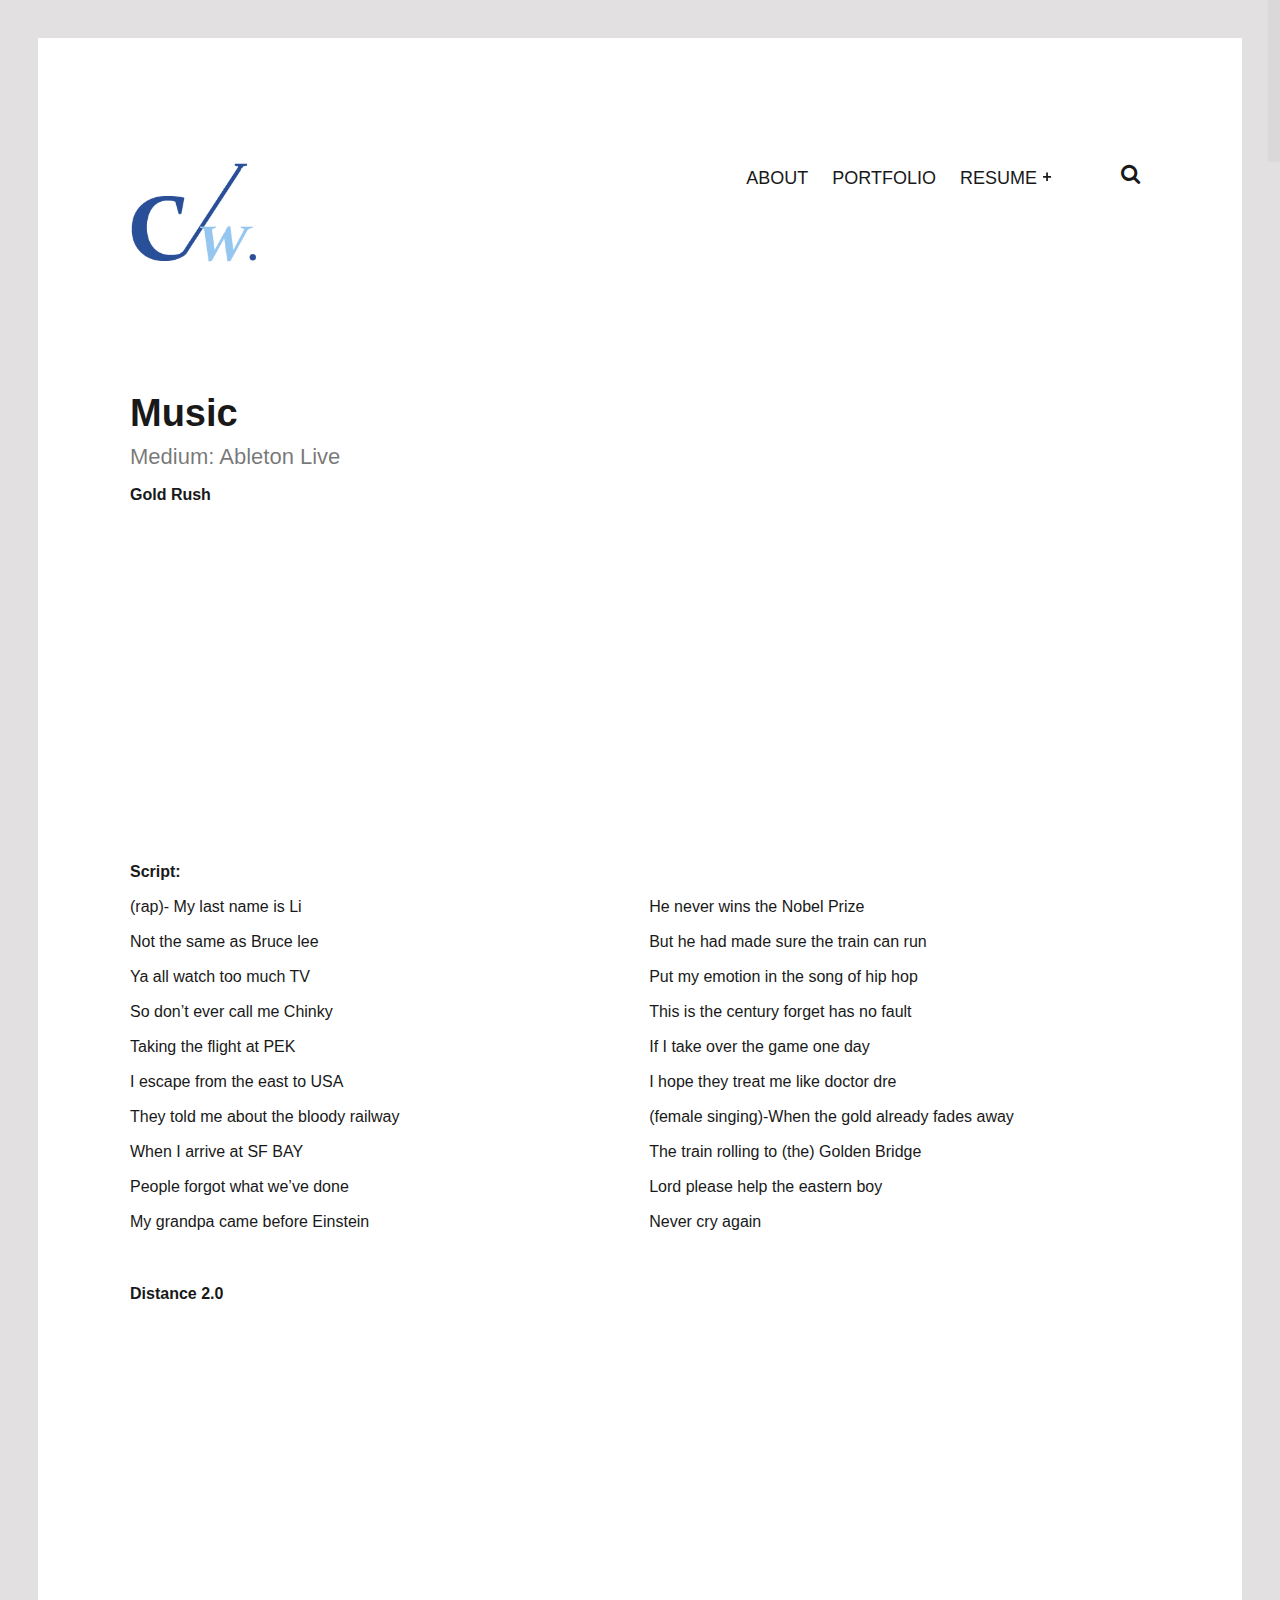
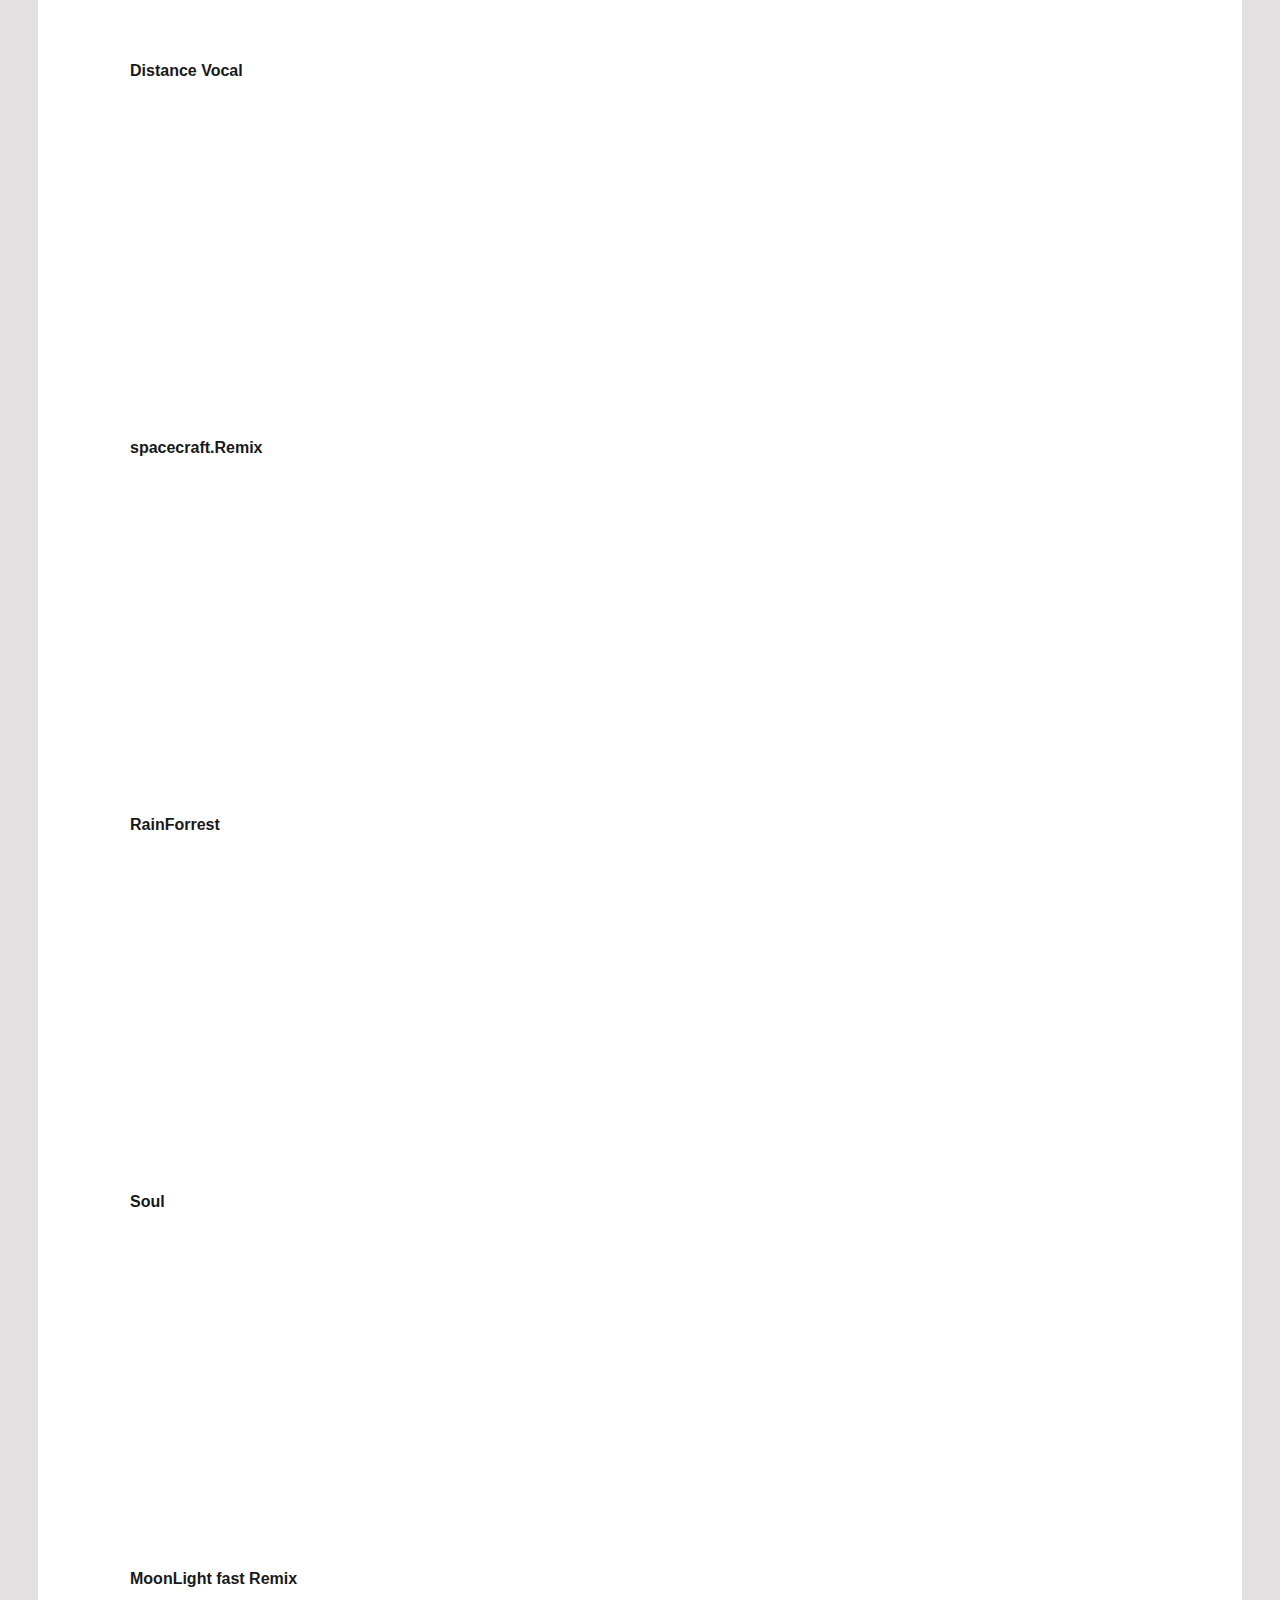
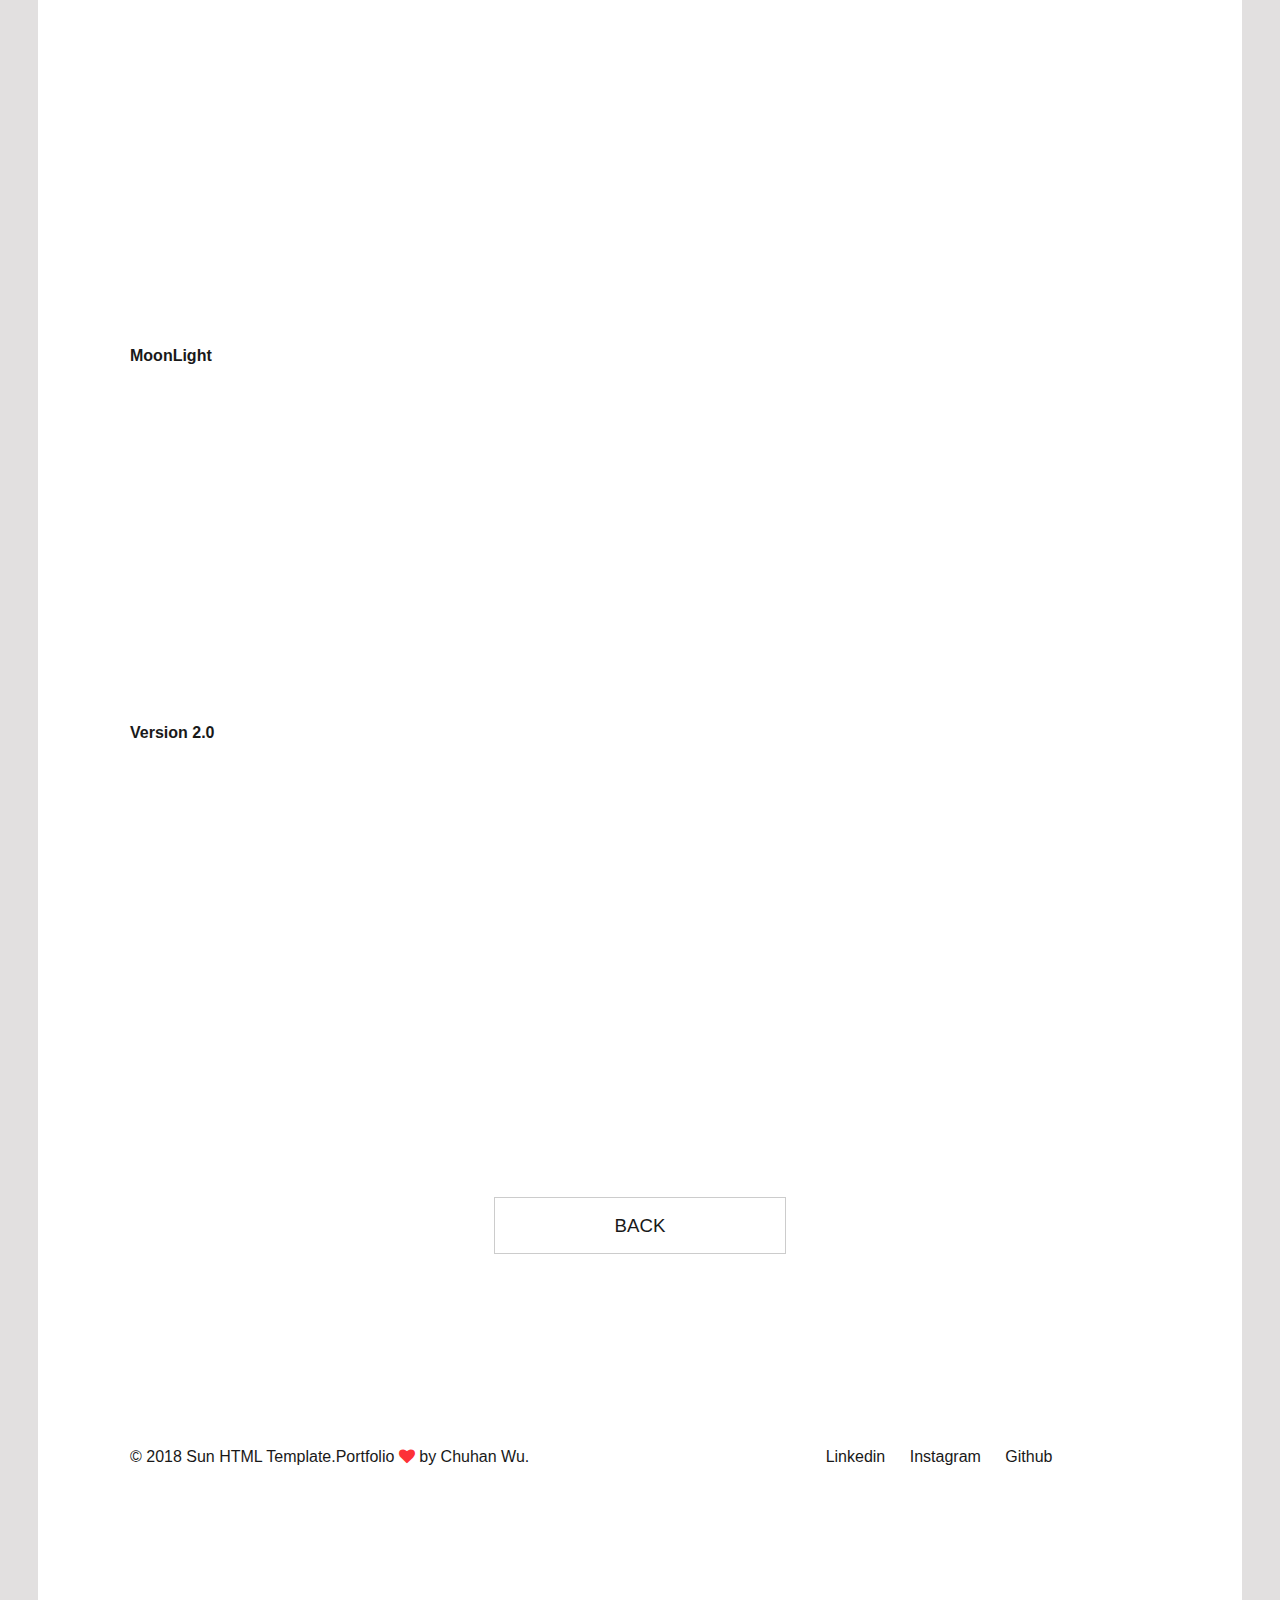
<file: music.html>
<!DOCTYPE HTML>
<html lang="en-US">
      <head>
        <!-- Global site tag (gtag.js) - Google Analytics -->
        <script async src="https://www.googletagmanager.com/gtag/js?id=UA-130570399-1"></script>
        <script>
          window.dataLayer = window.dataLayer || [];
          function gtag(){dataLayer.push(arguments);}
          gtag('js', new Date());

          gtag('config', 'UA-130570399-1');
        </script>
          <title>Chuhan Wu - Interactive Art Portfolio</title>
          <meta http-equiv="Content-Type" content="text/html; charset=UTF-8">
          <meta name="description" content="Template by Dry Themes" />
          <meta name="keywords" content="HTML, CSS, JavaScript, PHP" />
          <meta name="author" content="DryThemes" />
          <meta name="viewport" content="width=device-width, initial-scale=1, maximum-scale=1">

          <link rel="shortcut icon" href="images/favicon.png" />
          <!-- <link href='http://fonts.googleapis.com/css?family=Montserrat:400,700%7CPT+Serif:400,700' rel='stylesheet' type='text/css'>		 -->
          <link rel="stylesheet" type="text/css"  href='css/clear.css' />
          <link rel="stylesheet" type="text/css"  href='css/common.css' />
          <link rel="stylesheet" type="text/css"  href='css/font-awesome.min.css' />
          <link rel="stylesheet" type="text/css"  href='css/carouFredSel.css' />
          <link rel="stylesheet" type="text/css"  href='css/prettyPhoto.css' />
          <link rel="stylesheet" type="text/css"  href='css/sm-clean.css' />
          <link rel="stylesheet" type="text/css"  href='style.css' />

          <!--[if lt IE 9]>
                  <script src="js/html5shiv.js"></script>
                  <script src="js/respond.min.js"></script>
          <![endif]-->

      </head>
    <body class="single single-portfolio">

        <table class="doc-loader">
            <tbody>
                <tr>
                    <td>
                        <img src="images/ajax-document-loader.gif" alt="Loading...">
                    </td>
                </tr>
            </tbody>
        </table>

        <div class="header-search">
            <div class="content-1330 center-relative">
                <form class="search-form">
                    <label>
                        <input type="search" class="search-field" placeholder="Search ..." value="" name="s" title="Search for:">
                    </label>
                </form>
            </div>
        </div>


        <div class="body-wrapper">
            <div class="content-1330 header-holder center-relative">
                <div class="header-logo left">

                    <h1 class="site-title">
                        <a href="index.html">
                            <img style="height:100px;" src="images/wch-logo.png" alt="Chuhan Wu Logo">
                        </a>
                    </h1>

                </div>

                <div class="header-menu right">
                    <nav id="header-main-menu" class="left">
                        <ul class="main-menu sm sm-clean">

                            <li>
                                <a href="about.html">ABOUT</a>
                            </li>
                            <li>
                                <a href="portfolio.html">PORTFOLIO</a>
                            </li>

                            <li>
                                <a href="#">RESUME</a>
                                <ul class="sub-menu">
                                    <li>
                                        <a href="images/resume-IxM.pdf">Design</a>
                                    </li>
                                    <li>
                                        <a href="images/resume-Journalism.pdf">Media & Journalism</a>
                                    </li>

                                </ul>
                            </li>
                        </ul>
                    </nav>
                    <div class="toggle-holder relative right">
                        <div id="toggle">
                            <i class="fa fa-search"></i>
                        </div>
                    </div>
                    <div class="clear"></div>
                </div>
                <div class="clear"></div>
            </div>

            <div id="content" class="site-content content-1330 center-relative">

              <div class="page-desc">

                <h1><strong>Music</strong></h1>
               <h6>Medium: Ableton Live</h6>


              </div>
              <div class="clear"></div>




                <article>
                    <div class="content-1330 center-relative clear">
                        <div class="entry-content">
                            <div class="content-wrap">
                                <div class="one top-0">
                                    <strong>Gold Rush</strong><br>
                                  <iframe width="100%" height="300" scrolling="no" frameborder="no" allow="autoplay" src="https://w.soundcloud.com/player/?url=https%3A//api.soundcloud.com/tracks/366115019&color=%23ff5500&auto_play=false&hide_related=false&show_comments=true&show_user=true&show_reposts=false&show_teaser=true&visual=true"></iframe><br>
                                </div>
    <div class="clear"></div>
                                <div class="one_half">
                                  <strong>Script:</strong><br>
                                    <p>
                                      (rap)- My last name is Li <br>
 Not the same as Bruce lee <br>
 Ya all watch too much TV <br>
 So don’t ever call me Chinky <br>
 Taking the flight at PEK <br>
 I escape from the east to USA <br>
 They told me about the bloody railway <br>
 When I arrive at SF BAY <br>
 People forgot what we’ve done <br>
 My grandpa came before Einstein <br>



                                    </p>
                                </div>

                                <div class="one_half last">
                                    <p>&nbsp;</p>
                                    <p>  He never wins the Nobel Prize <br>
                                     But he had made sure the train can run <br>
                                     Put my emotion in the song of hip hop <br>
                                     This is the century forget has no fault <br>
                                     If I take over the game one day<br>
                                     I hope they treat me like doctor dre<br>
                                     (female singing)-When the gold already fades away <br>
                                     The train rolling to (the) Golden Bridge<br>
                                     Lord please help the eastern boy<br>
                                     Never cry again <br>            </p>
                                </div>





                                <div class="one top-0">
                                    <strong>Distance 2.0</strong><br>
                                <iframe width="100%" height="300" scrolling="no" frameborder="no" allow="autoplay" src="https://w.soundcloud.com/player/?url=https%3A//api.soundcloud.com/tracks/359131745&color=%23ff5500&auto_play=false&hide_related=false&show_comments=true&show_user=true&show_reposts=false&show_teaser=true&visual=true"></iframe><br>
                                </div>


                                <div class="one top-0">
                                    <strong>Distance Vocal</strong><br>
                                <iframe width="100%" height="300" scrolling="no" frameborder="no" allow="autoplay" src="https://w.soundcloud.com/player/?url=https%3A//api.soundcloud.com/tracks/358854449&color=%23ff5500&auto_play=false&hide_related=false&show_comments=true&show_user=true&show_reposts=false&show_teaser=true&visual=true"></iframe><br>
                                </div>

                              <div class="one top-0">
                                    <strong>spacecraft.Remix</strong><br>
                                <iframe width="100%" height="300" scrolling="no" frameborder="no" allow="autoplay" src="https://w.soundcloud.com/player/?url=https%3A//api.soundcloud.com/tracks/349218674&color=%23ff5500&auto_play=false&hide_related=false&show_comments=true&show_user=true&show_reposts=false&show_teaser=true&visual=true"></iframe><br>
                                                                                                </div>

                                                                                                <div class="one top-0">
                      <strong>RainForrest</strong><br>
              <iframe width="100%" height="300" scrolling="no" frameborder="no" allow="autoplay" src="https://w.soundcloud.com/player/?url=https%3A//api.soundcloud.com/tracks/348283588&color=%23ff5500&auto_play=false&hide_related=false&show_comments=true&show_user=true&show_reposts=false&show_teaser=true&visual=true"></iframe><br>
                                                                                                                                </div>

                                                                                                                                <div class="one top-0">
                                                                                                    <strong>Soul</strong><br>
                                                                                               <iframe width="100%" height="300" scrolling="no" frameborder="no" allow="autoplay" src="https://w.soundcloud.com/player/?url=https%3A//api.soundcloud.com/tracks/347433878&color=%23ff5500&auto_play=false&hide_related=false&show_comments=true&show_user=true&show_reposts=false&show_teaser=true&visual=true"></iframe>
                                                                                               <br>
                                                                                                                                     </div>

                                                                                                                  <div class="one top-0">
                                                                                                                   <strong>MoonLight fast Remix</strong><br>
                                                                                                                   <iframe width="100%" height="300" scrolling="no" frameborder="no" allow="autoplay" src="https://w.soundcloud.com/player/?url=https%3A//api.soundcloud.com/tracks/346843399&color=%23ff5500&auto_play=false&hide_related=false&show_comments=true&show_user=true&show_reposts=false&show_teaser=true&visual=true"></iframe>

                                                                                                                               <br>
                                                                                                                             </div>

                                                                                                                         <div class="one top-0">
                                                                                                                              <strong>MoonLight</strong><br>
                        <iframe width="100%" height="300" scrolling="no" frameborder="no" allow="autoplay" src="https://w.soundcloud.com/player/?url=https%3A//api.soundcloud.com/tracks/346807194&color=%23ff5500&auto_play=false&hide_related=false&show_comments=true&show_user=true&show_reposts=false&show_teaser=true&visual=true"></iframe>

                                                                                                                                          <br>
                                                                                                                                                                                                           </div>

                                                                                                                                                                                                           <div class="one top-0">
                                                                                                                                                                                                                <strong>Version 2.0</strong><br>
                                                                                                      <iframe width="100%" height="300" scrolling="no" frameborder="no" allow="autoplay" src="https://w.soundcloud.com/player/?url=https%3A//api.soundcloud.com/tracks/346320979&color=%23ff5500&auto_play=false&hide_related=false&show_comments=true&show_user=true&show_reposts=false&show_teaser=true&visual=true"></iframe>

                                                                                                                                                                                                                            <br>
                                                                                                                                                                                                                                                                                             </div>
                                <div class="clear"></div>


                                <!-- <div class="one_half text-right portfolio-item-info">
                                    <strong>Project Name:</strong>&nbsp;Handmade<br>
                                    <strong>Client:</strong> Est Lorem<br>
                                    <strong>Year:</strong> 2015<p></p>
                                    <p>&nbsp;</p>
                                    <p>&nbsp;</p>

                                </div> -->
                                <!-- <div class="one_half">
                                    <strong>Background: </strong><br>
                                    <p>
Qiu was born in Shaoguan, Canton Province of China in September 1998. She later immigrated to San Diego with her family in 2002, at the age of only 4 years old. As one of the second generation of immigrants, Qiu happened to grow up and receive education in San Diego----a relatively multicultural city filled by immigrants from all over the world.  I chose to interview Qiu because she has the characteristics of the second generation of immigrants and represents this group of people in society. The second generation of immigrants is the group of people who immigrated to the United States with their parents while they were young and did not participate in the decision making of immigrating to the United States.
<br>                              </p>
                                </div> -->

                                <!-- <div class="one_half last">
                                    <p>&nbsp;</p>
                                    <p>
    Similar to people with the same background, Qiu has good English speaking skill, as well as the ability to pronounce individual words and understand partial conversation in her home language, and hardly visits her hometown city. She has characteristics of Americans, such as being outgoing and innovative, and also an outlook of Chinese that she inherited from her parents. According to the Podcast Snap Judgment, people possibly make wrong decisions and offend people with their assumption and subjective judgment (Snap Judgement 11: 30). In order to avoid hurting my interviewee’s feeling, I should avoid leading questions that are simply based on my surface observations and offer appropriate attitudes and reactions to her responses.
</p>
                                </div> -->






                                <div class="clear"></div>

                                <!-- <div class="one center-text" >
                                  <img src="demo-images/interview1.png" alt=""><br>
                                </div> -->


                                <div class="clear"></div>
                                <p>&nbsp;</p>
                                <p>&nbsp;</p>
                                <p>&nbsp;</p>

                                <div class="center-text">
                                    <a href="portfolio.html" target="_self" class="button ">BACK</a>
                                </div>
                                <div class="clear"></div>
                            </div>
                        </div>
                        <div class="clear"></div>
                    </div>
                </article>
            </div>

            <!--Footer-->

            <footer class="footer">
                <div class="content-1330 center-relative">
                    <ul>
                        <li class="left-footer-content">
                            © 2018 Sun HTML Template.Portfolio <i class="fa fa-heart"></i> by <a href="http://chuhan-wu.art">Chuhan Wu</a>.
                        </li>

                        <!-- <li class="center-footer-content">
                            <a href="index.html">
                                <img src="images/wch-logo.png" alt="logo footer">
                            </a>
                        </li> -->

                        <li class="right-footer-contnet">
                            <a href="https://www.linkedin.com/in/chuhan-wu-93b0ab16b/">Linkedin</a>
                            <a href="https://www.instagram.com/aubreeywuuu/">Instagram</a>
                            <a href="https://github.com/chuhan-wu">Github</a>
                        </li>

                    </ul>
                </div>
            </footer>

            <!-- End .body-border -->
        </div>



        <!--Load JavaScript-->
        <script src="js/jquery.js"></script>
        <script src='js/jquery.fitvids.js'></script>
        <script src='js/jquery.smartmenus.min.js'></script>
        <script src='js/imagesloaded.pkgd.js'></script>
        <script src='js/isotope.pkgd.js'></script>
        <script src='js/jquery.carouFredSel-6.0.0-packed.js'></script>
        <script src='js/jquery.mousewheel.min.js'></script>
        <script src='js/jquery.touchSwipe.min.js'></script>
        <script src='js/jquery.easing.1.3.js'></script>
        <script src='js/jquery.prettyPhoto.js'></script>
        <script src='js/jquery.ba-throttle-debounce.min.js'></script>
        <script src='js/jquery.nicescroll.min.js'></script>
        <script src='js/main.js'></script>
        <!-- <script src="https://player.vimeo.com/api/player.js"></script> -->


    </body>
</html>
</file>
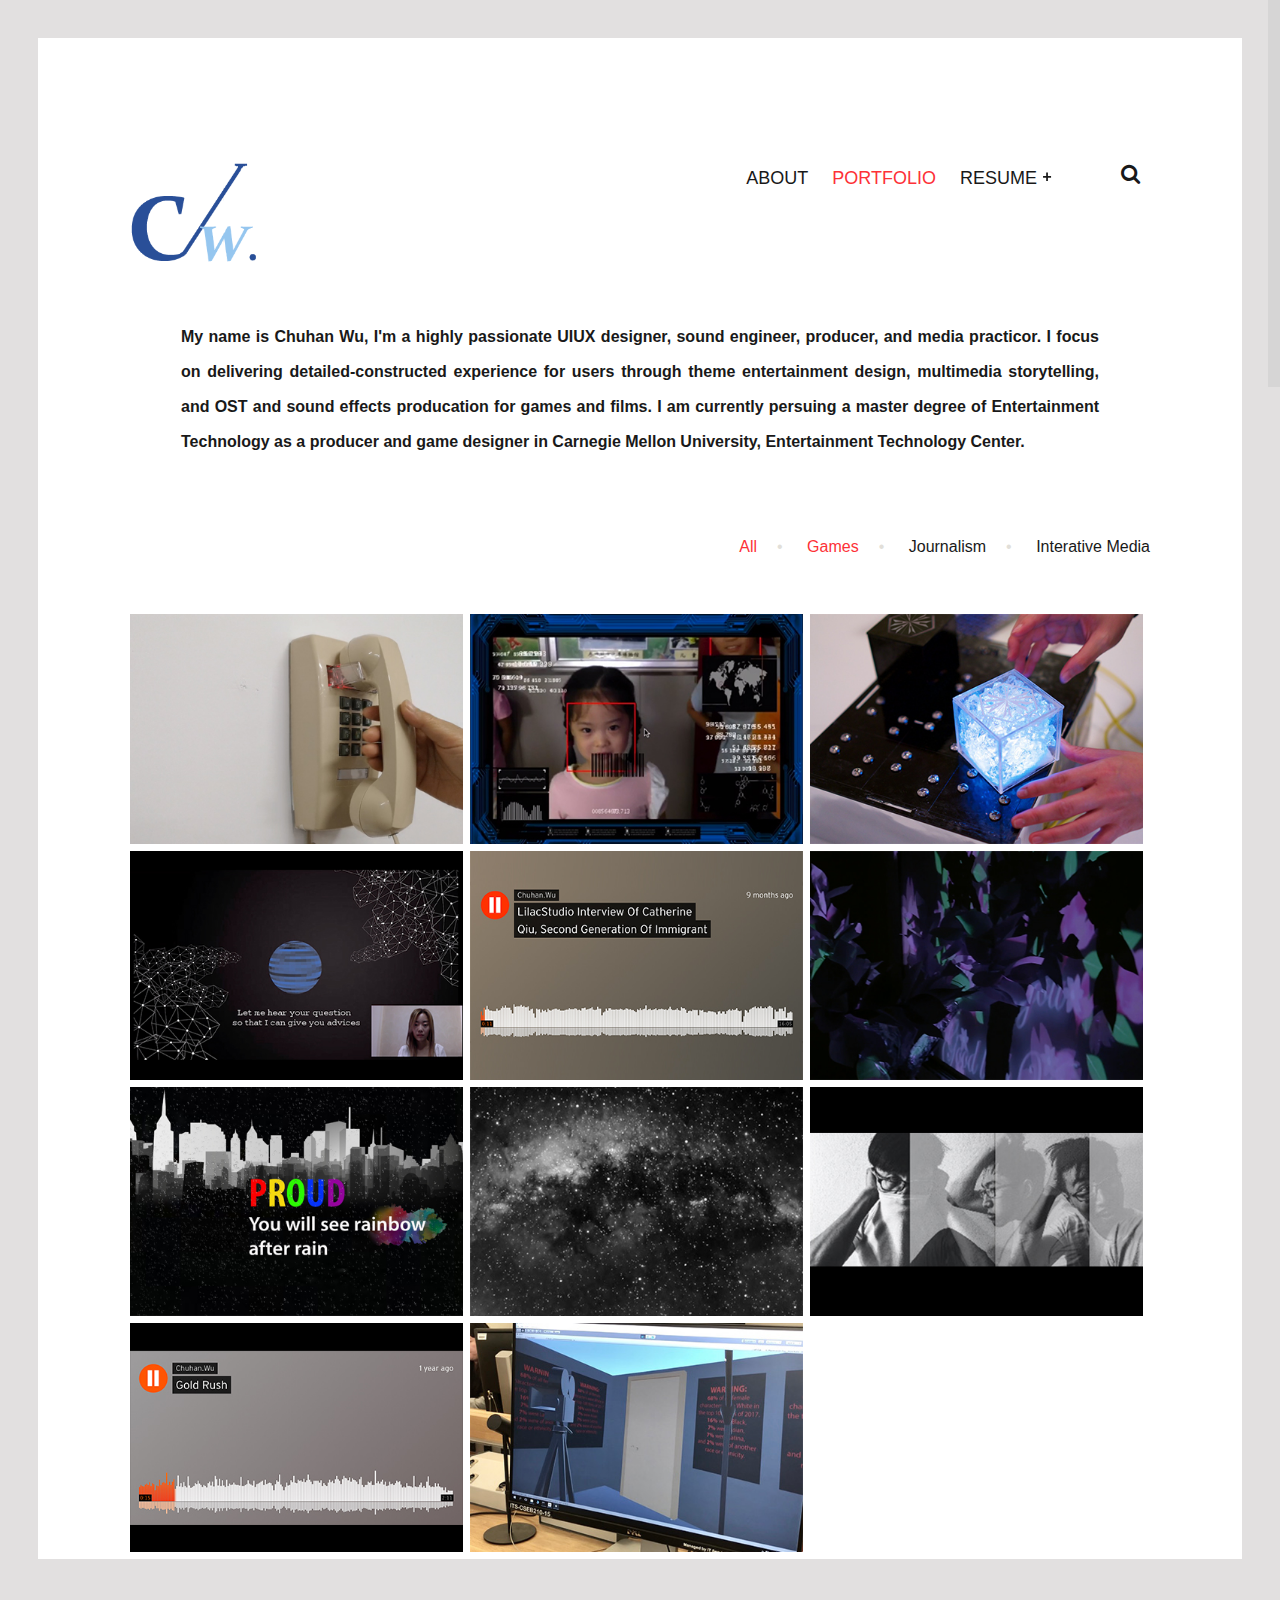
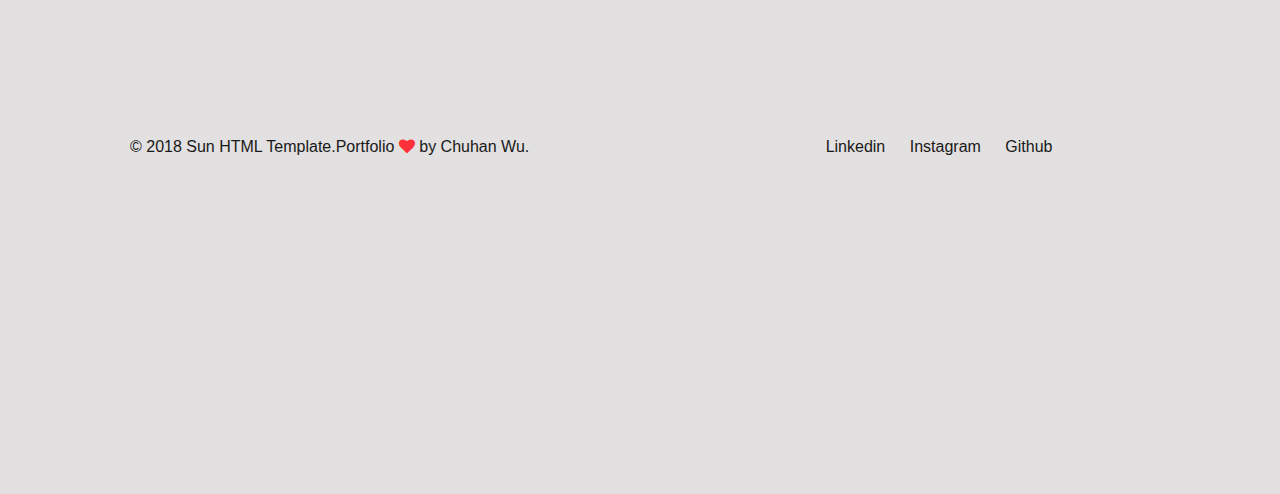
<file: portfolio.html>
<!DOCTYPE HTML>
<html lang="en-US">
    <head>
      <!-- Global site tag (gtag.js) - Google Analytics -->
      <script async src="https://www.googletagmanager.com/gtag/js?id=UA-130570399-1"></script>
      <script>
        window.dataLayer = window.dataLayer || [];
        function gtag(){dataLayer.push(arguments);}
        gtag('js', new Date());

        gtag('config', 'UA-130570399-1');
      </script>
      <title>Chuhan Wu - Interactive Art Portfolio</title>
      <meta http-equiv="Content-Type" content="text/html; charset=UTF-8">
      <meta name="description" content="Template by Dry Themes" />
      <meta name="keywords" content="HTML, CSS, JavaScript, PHP" />
      <meta name="author" content="DryThemes" />
      <meta name="viewport" content="width=device-width, initial-scale=1, maximum-scale=1">

      <link rel="shortcut icon" href="images/favicon.png" />
      <!-- <link href='http://fonts.googleapis.com/css?family=Montserrat:400,700%7CPT+Serif:400,700' rel='stylesheet' type='text/css'>		 -->
      <link rel="stylesheet" type="text/css"  href='css/clear.css' />
      <link rel="stylesheet" type="text/css"  href='css/common.css' />
      <link rel="stylesheet" type="text/css"  href='css/font-awesome.min.css' />
      <link rel="stylesheet" type="text/css"  href='css/carouFredSel.css' />
      <link rel="stylesheet" type="text/css"  href='css/prettyPhoto.css' />
      <link rel="stylesheet" type="text/css"  href='css/sm-clean.css' />
      <link rel="stylesheet" type="text/css"  href='style.css' />

      <!--[if lt IE 9]>
              <script src="js/html5shiv.js"></script>
              <script src="js/respond.min.js"></script>
      <![endif]-->

  </head>
  <body class="page">

      <table class="doc-loader">
          <tbody>
              <tr>
                  <td>
                      <img src="images/ajax-document-loader.gif" alt="Loading...">
                  </td>
              </tr>
          </tbody>
      </table>

      <div class="header-search">
          <div class="content-1330 center-relative">
              <form class="search-form">
                  <label>
                      <input type="search" class="search-field" placeholder="Search ..." value="" name="s" title="Search for:">
                  </label>
              </form>
          </div>
      </div>


      <div class="body-wrapper">
          <div class="content-1330 header-holder center-relative">
              <div class="header-logo left">
                  <h1 class="site-title">
                      <a href="index.html">
                          <img style="height:100px;" src="images/wch-logo.png" alt="Chuhan Wu Logo">
                      </a>
                  </h1>

              </div>

              <div class="header-menu right">
                  <nav id="header-main-menu" class="left">
                      <ul class="main-menu sm sm-clean">

                          <li>
                              <a href="about.html">ABOUT</a>
                          </li>
                          <li>
                              <a href="portfolio.html">PORTFOLIO</a>
                          </li>

                          <li>
                              <a href="#">RESUME</a>
                              <ul class="sub-menu">
                                  <li>
                                      <a href="images/resume-IxM-final.pdf">Design</a>
                                  </li>
                                  <li>
                                      <a href="images/resume-Journalism-final.pdf">Media & Journalism</a>
                                  </li>

                              </ul>
                          </li>
                      </ul>
                  </nav>
                  <div class="toggle-holder relative right">
                      <div id="toggle">
                          <i class="fa fa-search"></i>
                      </div>
                  </div>
                  <div class="clear"></div>
              </div>
              <div class="clear"></div>
          </div>

          <div id="content" class="site-content">
              <article>
                  <div class="content-1330 center-relative">
                       <div class="center-relative re-desc" style="">  <!--1201 change float re-desc -->
                        <strong>  My name is Chuhan Wu, I'm a highly passionate UIUX designer, sound engineer, producer, and media practicor. I focus on delivering detailed-constructed experience for users through theme entertainment design, multimedia storytelling, and OST and sound effects producation for games and films. I am currently persuing a master degree of Entertainment Technology as a producer and game designer in Carnegie Mellon University, Entertainment Technology Center. </strong>  <!--1201 change font -->
                      </div>
                      <div class="clear"></div>
                      <p>&nbsp;</p>
                      <p>&nbsp;</p>
                      <div class="button-group filters-button-group">
                          <div class="button is-checked" data-filter=".fp">All</div>
                          <div class="button is-checked" data-filter=".fp">Games</div>
                          <div class="button" data-filter=".visual">Journalism</div>
                          <div class="button" data-filter=".installation">Interative Media</div>
                          <!-- <div class="button" data-filter=".video"></div> -->
                          <!-- <div class="button" data-filter=".music">Music</div> -->
                     
                            </div>
                         <div class="grid-item element-item p_one_third fp visual installation">
                                <a href="wycm.html">
                                    <img src="demo-images/sun_portfolio_image04.jpg" alt="">
                                    <div class="portfolio-text-holder">
                                        <p>Will You Call Me?</p>
                                    </div>
                                </a>
                            </div>
                            <div class="grid-item element-item p_one_third fp installation">
                                <a href="hbd.html">
                                    <img src="demo-images/sun_portfolio_image11.jpg" alt="">
                                    <div class="portfolio-text-holder">
                                        <p>Human Evalution System</p>
                                    </div>
                                </a>
                            </div>

                            <div class="grid-item element-item p_one_third fp installation">
                                <a href="mc.html">
                                    <img src="demo-images/sun_portfolio_image10.jpg" alt="">
                                    <div class="portfolio-text-holder">
                                        <p>Magic Cube</p>
                                    </div>
                                </a>
                            </div>

                            <div class="grid-item element-item p_one_third fp visual">
                                <a href="ln.html">
                                    <img src="demo-images/sun_portfolio_image07.jpg" alt="">
                                    <div class="portfolio-text-holder">
                                        <p>Life Navigator</p>
                                    </div>
                                </a>
                            </div>
                            <div class="grid-item element-item p_one_third fp visual">
                                <a href="interview.html">
                                    <img src="demo-images/sun_portfolio_image02.jpg" alt="">
                                    <div class="portfolio-text-holder">
                                        <p>Lilac‘s Studio- Interview</p>
                                    </div>
                                </a>
                            </div>

                            <div class="grid-item element-item p_one_third fp installation">
                                <a href="tree.html">
                                    <img src="demo-images/sun_portfolio_image03.jpg" alt="">
                                    <div class="portfolio-text-holder">
                                        <p>Dreaming Tree</p>
                                    </div>
                                </a>
                            </div>

                            <div class="grid-item element-item p_one_third fp installation">
                                <a href="proudVR.html">
                                    <img src="demo-images/sun_portfolio_image09.jpg" alt="">
                                    <div class="portfolio-text-holder">
                                        <p>Proud VR</p>
                                    </div>
                                </a>
                            </div>

                            <div class="grid-item element-item p_one_third fp visual">
                                <a href="music.html">
                                    <img src="demo-images/sun_portfolio_image05.jpg" alt="">
                                    <div class="portfolio-text-holder">
                                        <p>Music Works</p>
                                    </div>
                                </a>
                            </div>




                            <div class="grid-item element-item p_one_third visual">
                                <a href="split.html">
                                    <img src="demo-images/sun_portfolio_image08.jpg" alt="">
                                    <div class="portfolio-text-holder">
                                        <p>Split - Double exposure</p>
                                    </div>
                                </a>
                            </div>

                            <div class="grid-item element-item p_one_third visual">
                                <a href="gr.html">
                                    <img src="demo-images/sun_portfolio_image12.jpg" alt="">
                                    <div class="portfolio-text-holder">
                                        <p>Gold Rush</p>
                                    </div>
                                </a>
                            </div>

                            <div class="grid-item element-item p_one_third fp visual installation">
                                <a href="vr-door.html">
                                    <img src="demo-images/sun_portfolio_image14.jpg" alt="">
                                    <div class="portfolio-text-holder">
                                        <p>VR Door</p>
                                    </div>
                                </a>
                            </div>
                          
                           
</div>
                      <div class="clear"></div>



                  </div>
              </article>
          </div>

            <!--Footer-->

            <footer class="footer">
                <div class="content-1330 center-relative">
                    <ul>
                        <li class="left-footer-content">
                            © 2018 Sun HTML Template.Portfolio <i class="fa fa-heart"></i> by <a href="http://chuhan-wu.art">Chuhan Wu</a>.
                        </li>

                        <!-- <li class="center-footer-content">
                            <a href="index.html">
                                <img src="images/wch-logo.png" alt="logo footer">
                            </a>
                        </li> -->

                        <li class="right-footer-contnet">
                            <a href="https://www.linkedin.com/in/chuhan-wu-93b0ab16b/">Linkedin</a>
                            <a href="https://www.instagram.com/aubreeywuuu/">Instagram</a>
                            <a href="https://github.com/chuhan-wu">Github</a>
                        </li>

                    </ul>
                </div>
            </footer>

            <!-- End .body-border -->
        </div>



        <!--Load JavaScript-->
        <script src="js/jquery.js"></script>
        <script src='js/jquery.fitvids.js'></script>
        <script src='js/jquery.smartmenus.min.js'></script>
        <script src='js/imagesloaded.pkgd.js'></script>
        <script src='js/isotope.pkgd.js'></script>
        <script src='js/jquery.carouFredSel-6.0.0-packed.js'></script>
        <script src='js/jquery.mousewheel.min.js'></script>
        <script src='js/jquery.touchSwipe.min.js'></script>
        <script src='js/jquery.easing.1.3.js'></script>
        <script src='js/jquery.prettyPhoto.js'></script>
        <script src='js/jquery.ba-throttle-debounce.min.js'></script>
        <script src='js/jquery.nicescroll.min.js'></script>
        <script src='js/main.js'></script>
    </body>
</html>
</file>
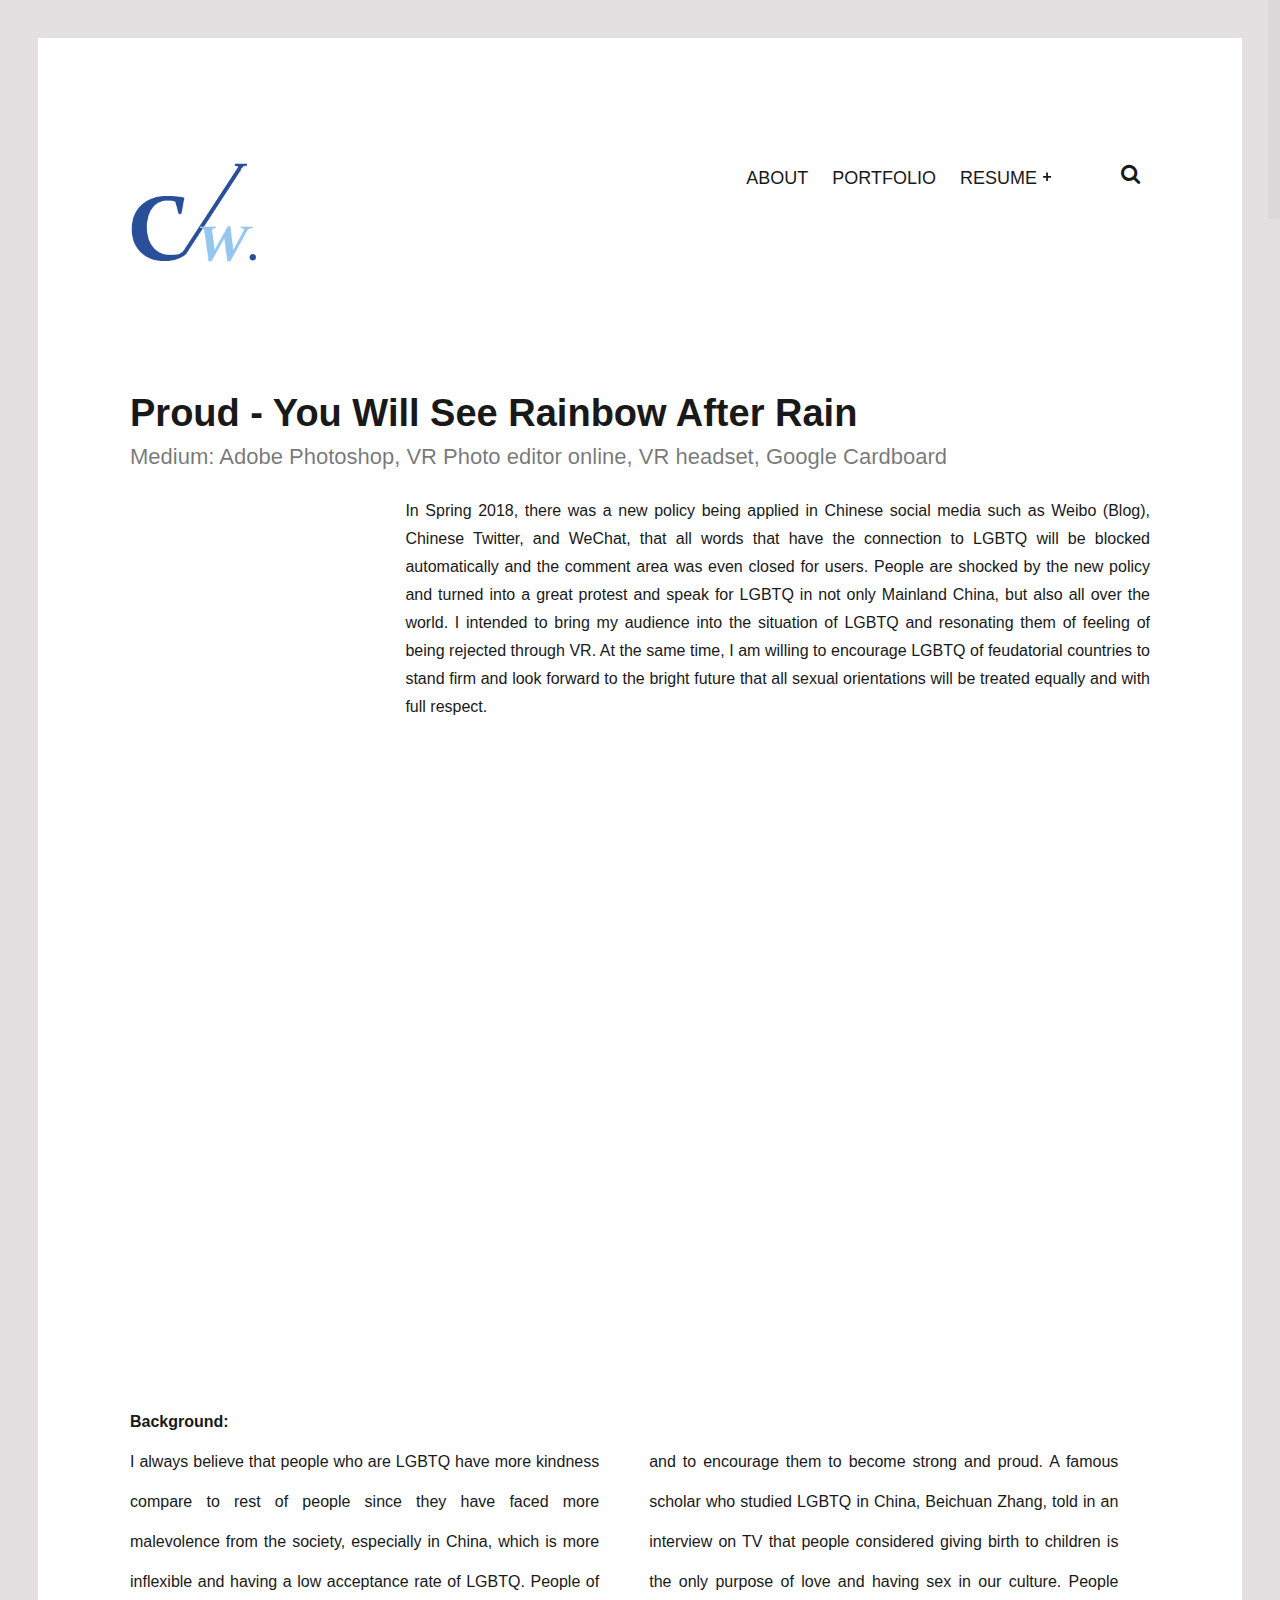
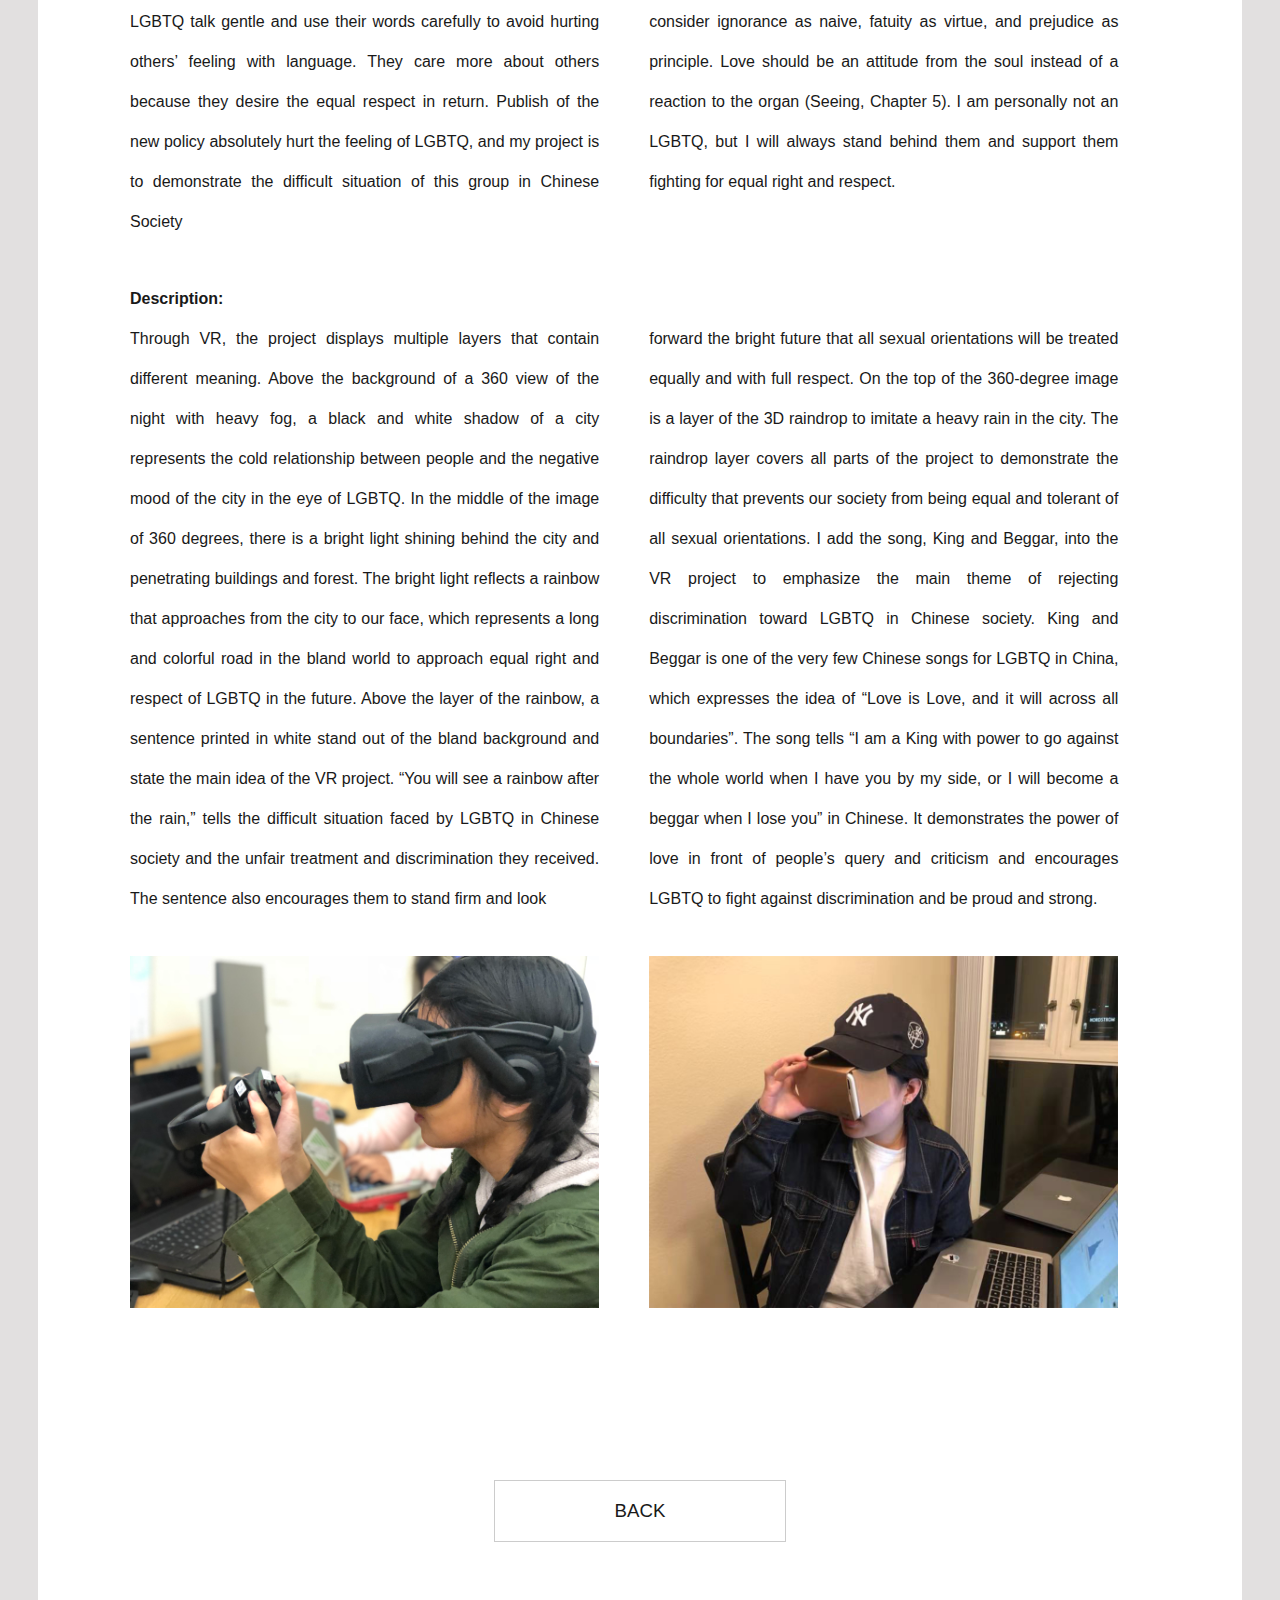
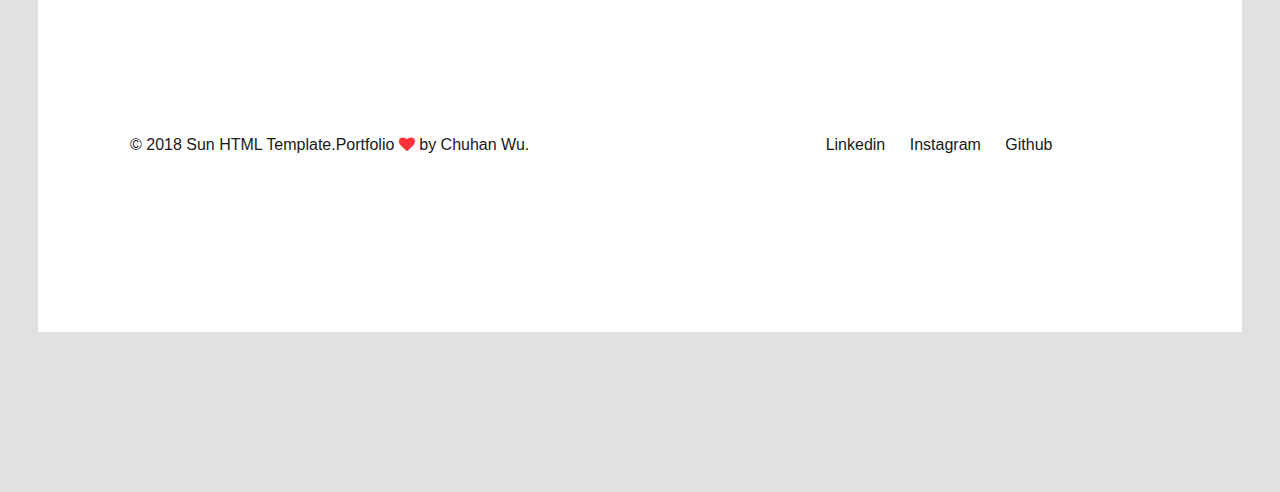
<file: proudVR.html>
<!DOCTYPE HTML>
<html lang="en-US">
      <head>
        <!-- Global site tag (gtag.js) - Google Analytics -->
        <script async src="https://www.googletagmanager.com/gtag/js?id=UA-130570399-1"></script>
        <script>
          window.dataLayer = window.dataLayer || [];
          function gtag(){dataLayer.push(arguments);}
          gtag('js', new Date());

          gtag('config', 'UA-130570399-1');
        </script>
          <title>Chuhan Wu - Interactive Art Portfolio</title>
          <meta http-equiv="Content-Type" content="text/html; charset=UTF-8">
          <meta name="description" content="Template by Dry Themes" />
          <meta name="keywords" content="HTML, CSS, JavaScript, PHP" />
          <meta name="author" content="DryThemes" />
          <meta name="viewport" content="width=device-width, initial-scale=1, maximum-scale=1">

          <link rel="shortcut icon" href="images/favicon.png" />
          <!-- <link href='http://fonts.googleapis.com/css?family=Montserrat:400,700%7CPT+Serif:400,700' rel='stylesheet' type='text/css'>		 -->
          <link rel="stylesheet" type="text/css"  href='css/clear.css' />
          <link rel="stylesheet" type="text/css"  href='css/common.css' />
          <link rel="stylesheet" type="text/css"  href='css/font-awesome.min.css' />
          <link rel="stylesheet" type="text/css"  href='css/carouFredSel.css' />
          <link rel="stylesheet" type="text/css"  href='css/prettyPhoto.css' />
          <link rel="stylesheet" type="text/css"  href='css/sm-clean.css' />
          <link rel="stylesheet" type="text/css"  href='style.css' />

          <!--[if lt IE 9]>
                  <script src="js/html5shiv.js"></script>
                  <script src="js/respond.min.js"></script>
          <![endif]-->

      </head>
    <body class="single single-portfolio">

        <table class="doc-loader">
            <tbody>
                <tr>
                    <td>
                        <img src="images/ajax-document-loader.gif" alt="Loading...">
                    </td>
                </tr>
            </tbody>
        </table>

        <div class="header-search">
            <div class="content-1330 center-relative">
                <form class="search-form">
                    <label>
                        <input type="search" class="search-field" placeholder="Search ..." value="" name="s" title="Search for:">
                    </label>
                </form>
            </div>
        </div>


        <div class="body-wrapper">
            <div class="content-1330 header-holder center-relative">
                <div class="header-logo left">

                    <h1 class="site-title">
                        <a href="index.html">
                            <img style="height:100px;" src="images/wch-logo.png" alt="Chuhan Wu Logo">
                        </a>
                    </h1>

                </div>

                <div class="header-menu right">
                    <nav id="header-main-menu" class="left">
                        <ul class="main-menu sm sm-clean">

                            <li>
                                <a href="about.html">ABOUT</a>
                            </li>
                            <li>
                                <a href="portfolio.html">PORTFOLIO</a>
                            </li>

                            <li>
                                <a href="#">RESUME</a>
                                <ul class="sub-menu">
                                    <li>
                                        <a href="images/resume-IxM.pdf">Design</a>
                                    </li>
                                    <li>
                                        <a href="images/resume-Journalism.pdf">Media & Journalism</a>
                                    </li>

                                </ul>
                            </li>
                        </ul>
                    </nav>
                    <div class="toggle-holder relative right">
                        <div id="toggle">
                            <i class="fa fa-search"></i>
                        </div>
                    </div>
                    <div class="clear"></div>
                </div>
                <div class="clear"></div>
            </div>

            <div id="content" class="site-content content-1330 center-relative">

              <div class="page-desc">
                <h1><strong>Proud - You Will See Rainbow After Rain</strong></h1>
               <h6>Medium: Adobe Photoshop, VR Photo editor online, VR headset, Google Cardboard</h6>
               <div class="three_fourth description" style="float:right;">
                In Spring 2018, there was a new policy being applied in Chinese social media such as Weibo (Blog), Chinese Twitter, and WeChat, that all words that have the connection to LGBTQ will be blocked automatically and the comment area was even closed for users. People are shocked by the new policy and turned into a great protest and speak for LGBTQ in not only Mainland China, but also all over the world. I intended to bring my audience into the situation of LGBTQ and resonating them of feeling of being rejected through VR. At the same time, I am willing to encourage LGBTQ of feudatorial countries to stand firm and look forward to the bright future that all sexual orientations will be treated equally and with full respect.

              </div>
              <div class="clear"></div>



                <article>
                    <div class="content-1330 center-relative clear">
                        <div class="entry-content">
                            <div class="content-wrap">
                                <div class="one top-0">
                                  <iframe src="https://player.vimeo.com/video/303682028" width="960" height="540" frameborder="0" webkitallowfullscreen mozallowfullscreen allowfullscreen></iframe><br>
                                </div>
                                <div class="clear"></div>


                                <!-- <div class="one_half text-right portfolio-item-info">
                                    <strong>Project Name:</strong>&nbsp;Handmade<br>
                                    <strong>Client:</strong> Est Lorem<br>
                                    <strong>Year:</strong> 2015<p></p>
                                    <p>&nbsp;</p>
                                    <p>&nbsp;</p>

                                </div> -->
                                <div class="one_half">
                                    <strong>Background: </strong><br>
                                    <p>
I always believe that people who are LGBTQ have more kindness compare to rest of people since they have faced more malevolence from the society, especially in China, which is more inflexible and having a low acceptance rate of LGBTQ. People of LGBTQ talk gentle and use their words carefully to avoid hurting others’ feeling with language. They care more about others because they desire the equal respect in return. Publish of the new policy absolutely hurt the feeling of LGBTQ, and my project is to demonstrate the difficult situation of this group in Chinese Society
<br>                              </p>
                                </div>

                                <div class="one_half last">
                                    <p>&nbsp;</p>
                                    <p>and to encourage them to become strong and proud.
     A famous scholar who studied LGBTQ in China, Beichuan Zhang, told in an interview on TV that people considered giving birth to children is the only purpose of love and having sex in our culture. People consider ignorance as naive, fatuity as virtue, and prejudice as principle. Love should be an attitude from the soul instead of a reaction to the organ (Seeing, Chapter 5). I am personally not an LGBTQ, but I will always stand behind them and support them fighting for equal right and respect.
</p>
                                </div>

                                <div class="one_half">
                                  <strong>Description:</strong><br>
                                    <p>

                                        Through VR, the project displays multiple layers that contain different meaning. Above the background of a 360 view of the night with heavy fog, a black and white shadow of a city represents the cold relationship between people and the negative mood of the city in the eye of LGBTQ. In the middle of the image of 360 degrees, there is a bright light shining behind the city and penetrating buildings and forest. The bright light reflects a rainbow that approaches from the city to our face, which represents a long and colorful road in the bland world to approach equal right and respect of LGBTQ in the future. Above the layer of the rainbow, a sentence printed in white stand out of the bland background and state the main idea of the VR project. “You will see a rainbow after the rain,” tells the difficult situation faced by LGBTQ in Chinese society and the unfair treatment and discrimination they received. The sentence also encourages them to stand firm and look
                                    </p>
                                </div>

                                <div class="one_half last">
                                    <p>&nbsp;</p>
                                    <p> forward the bright future that all sexual orientations will be treated equally and with full respect. On the top of the 360-degree image is a layer of the 3D raindrop to imitate a heavy rain in the city. The raindrop layer covers all parts of the project to demonstrate the difficulty that prevents our society from being equal and tolerant of all sexual orientations.
    I add the song, King and Beggar, into the VR project to emphasize the main theme of rejecting discrimination toward LGBTQ in Chinese society. King and Beggar is one of the very few Chinese songs for LGBTQ in China, which expresses the idea of “Love is Love, and it will across all boundaries”. The song tells “I am a King with power to go against the whole world when I have you by my side, or I will become a beggar when I lose you” in Chinese. It demonstrates the power of love in front of people’s query and criticism and encourages LGBTQ to fight against discrimination and be proud and strong.                                 </p>
                                </div>




                                <div class="clear"></div>

                                <div class="one_half" >
                                  <img src="demo-images/pvr1.jpeg" alt=""><br>
                                </div>

                                <div class="one_half last">
                                    <img src="demo-images/pvr2.jpg" alt=""><br>
                                </div>


                                <div class="clear"></div>
                                <p>&nbsp;</p>
                                <p>&nbsp;</p>
                                <p>&nbsp;</p>

                                <div class="center-text">
                                    <a href="portfolio.html" target="_self" class="button ">BACK</a>
                                </div>
                                <div class="clear"></div>
                            </div>
                        </div>
                        <div class="clear"></div>
                    </div>
                </article>
            </div>

            <!--Footer-->

            <footer class="footer">
                <div class="content-1330 center-relative">
                    <ul>
                        <li class="left-footer-content">
                            © 2018 Sun HTML Template.Portfolio <i class="fa fa-heart"></i> by <a href="http://chuhan-wu.art">Chuhan Wu</a>.
                        </li>

                        <!-- <li class="center-footer-content">
                            <a href="index.html">
                                <img src="images/wch-logo.png" alt="logo footer">
                            </a>
                        </li> -->

                        <li class="right-footer-contnet">
                            <a href="https://www.linkedin.com/in/chuhan-wu-93b0ab16b/">Linkedin</a>
                            <a href="https://www.instagram.com/aubreeywuuu/">Instagram</a>
                            <a href="https://github.com/chuhan-wu">Github</a>
                        </li>

                    </ul>
                </div>
            </footer>

            <!-- End .body-border -->
        </div>



        <!--Load JavaScript-->
        <script src="js/jquery.js"></script>
        <script src='js/jquery.fitvids.js'></script>
        <script src='js/jquery.smartmenus.min.js'></script>
        <script src='js/imagesloaded.pkgd.js'></script>
        <script src='js/isotope.pkgd.js'></script>
        <script src='js/jquery.carouFredSel-6.0.0-packed.js'></script>
        <script src='js/jquery.mousewheel.min.js'></script>
        <script src='js/jquery.touchSwipe.min.js'></script>
        <script src='js/jquery.easing.1.3.js'></script>
        <script src='js/jquery.prettyPhoto.js'></script>
        <script src='js/jquery.ba-throttle-debounce.min.js'></script>
        <script src='js/jquery.nicescroll.min.js'></script>
        <script src='js/main.js'></script>
        <!-- <script src="https://player.vimeo.com/api/player.js"></script> -->


    </body>
</html>
</file>
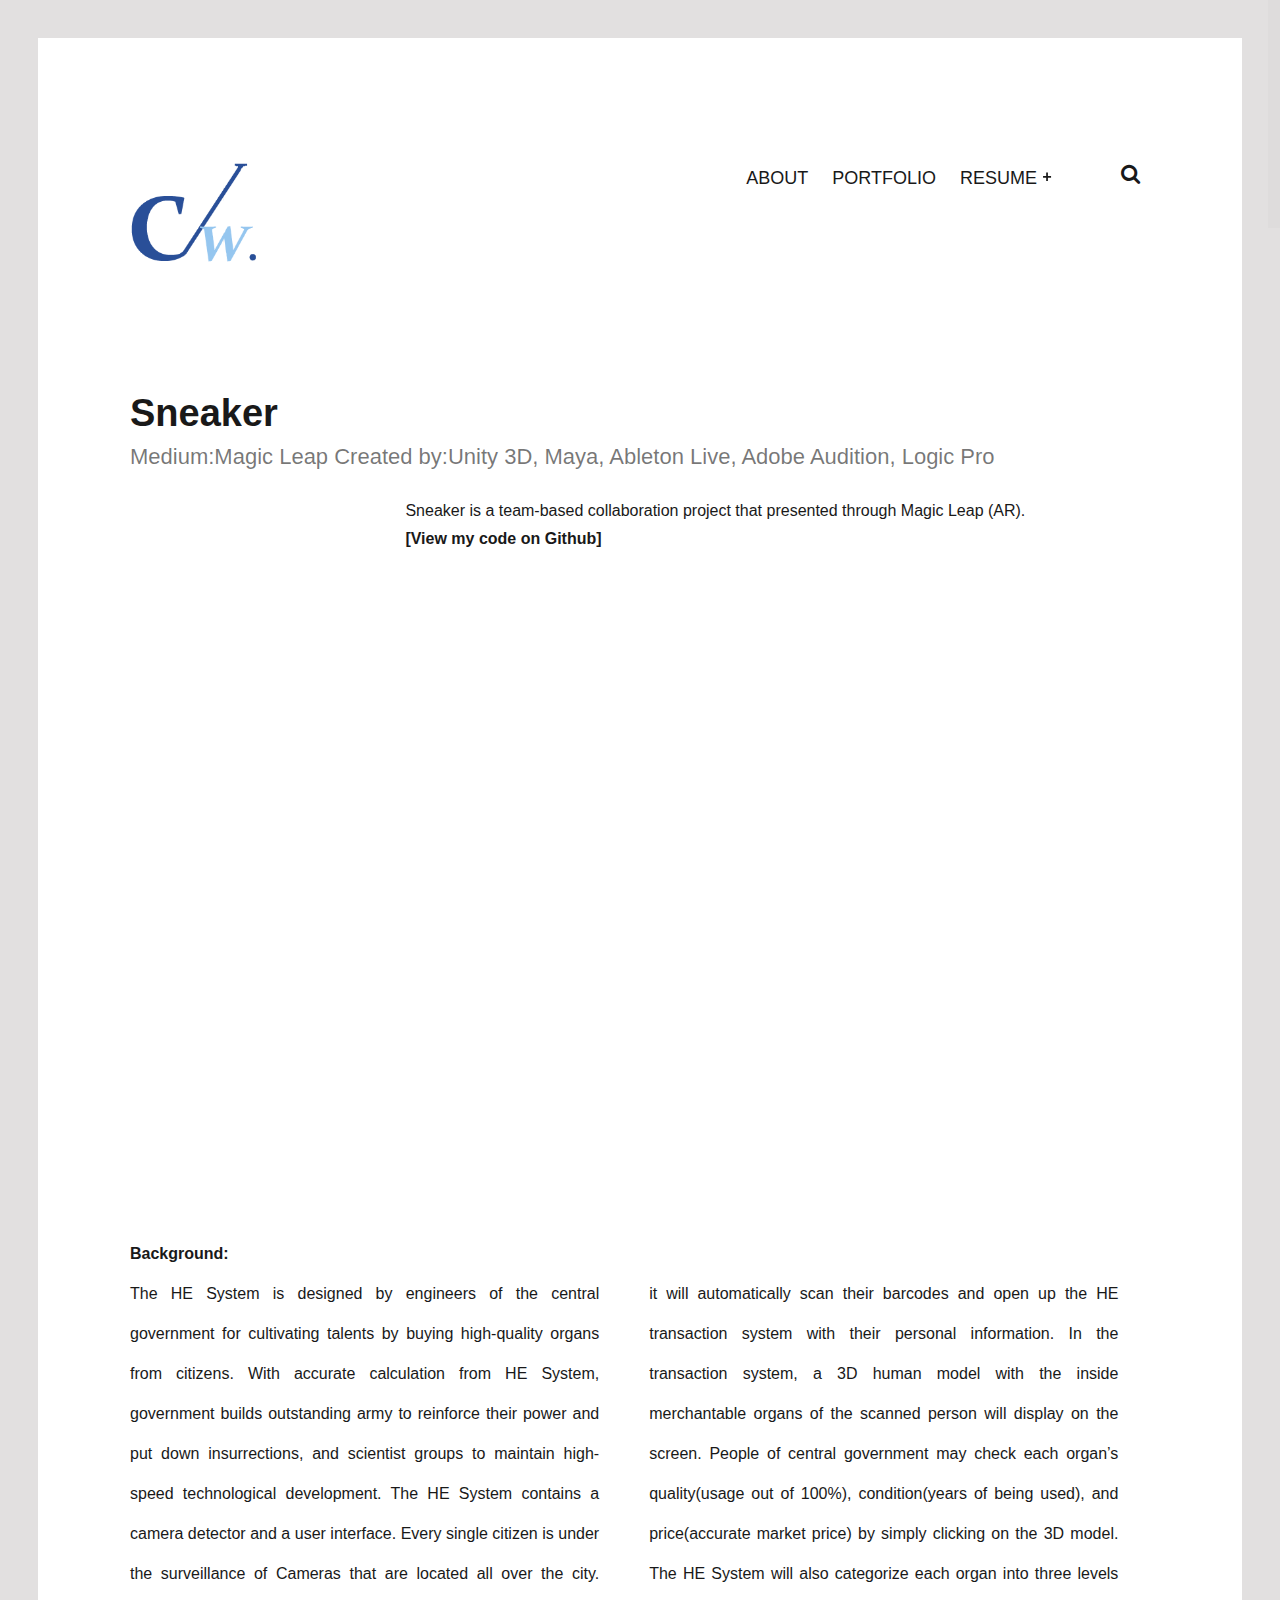
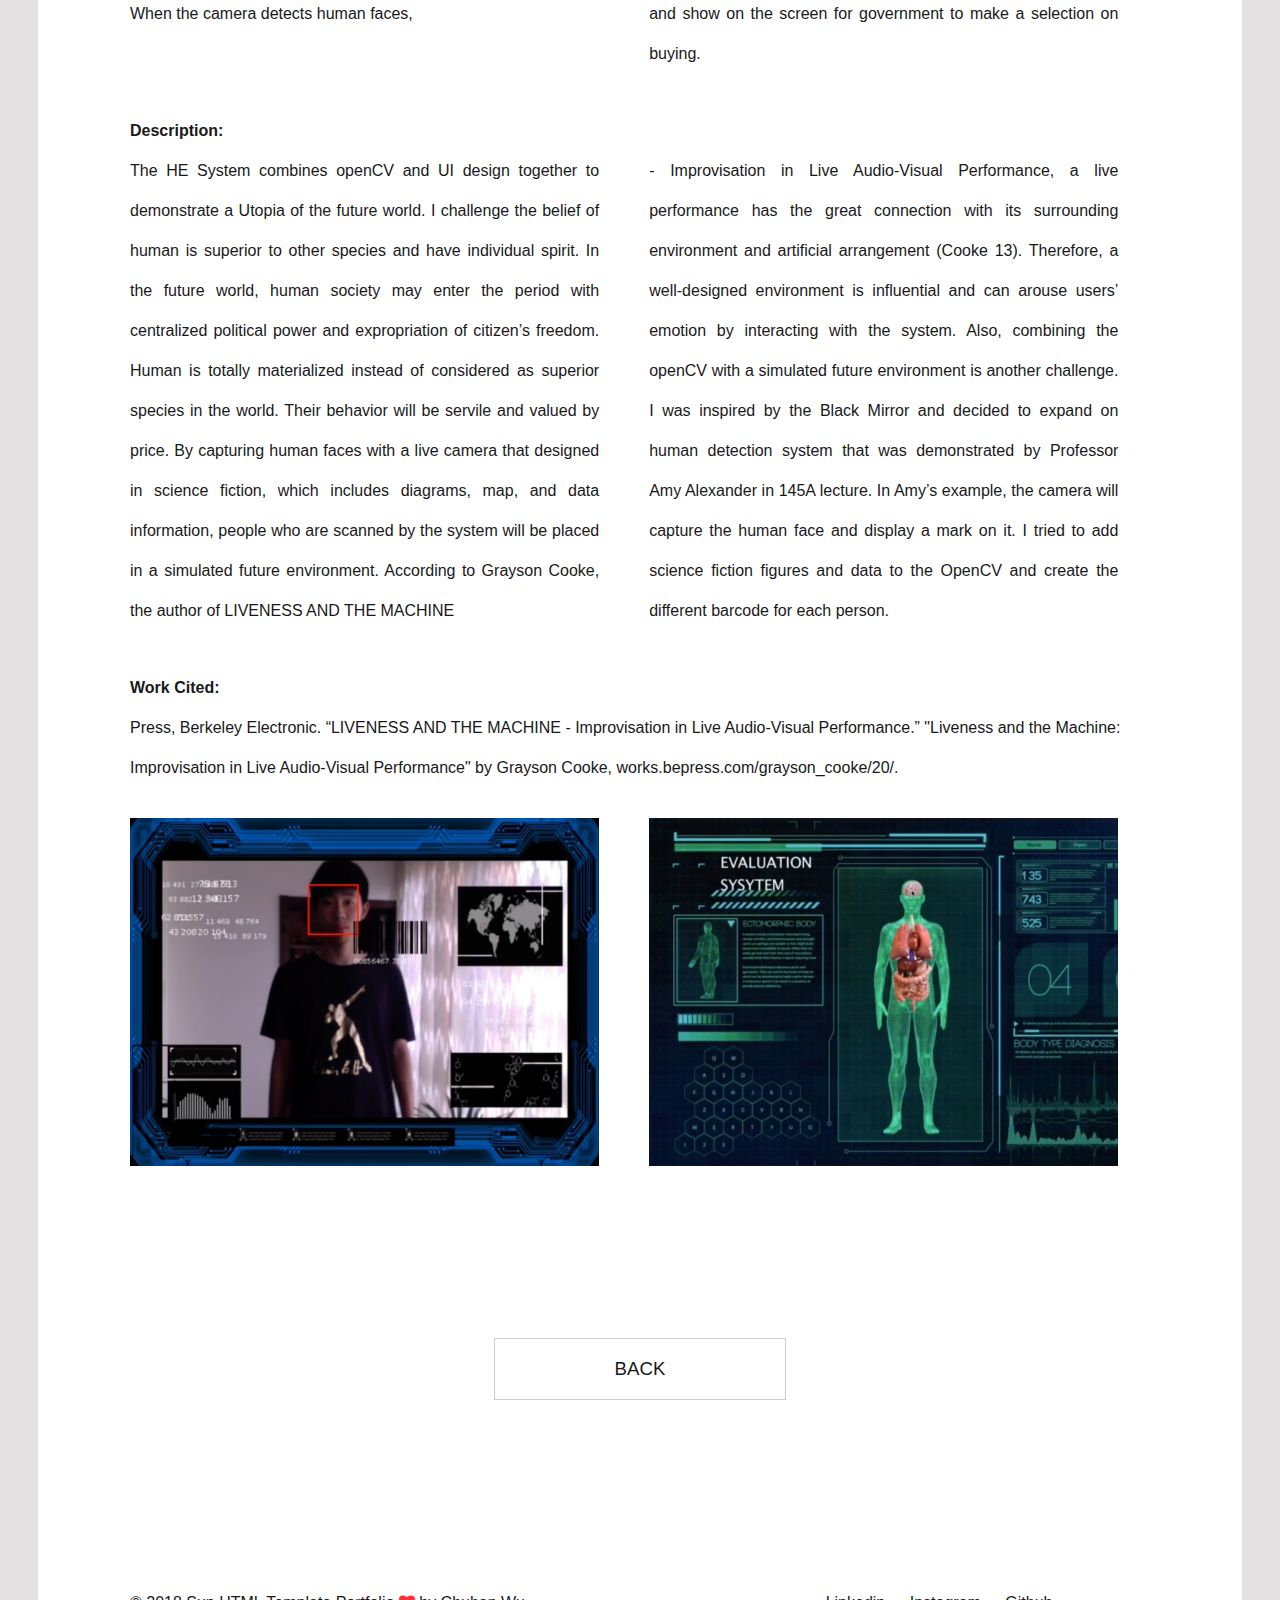
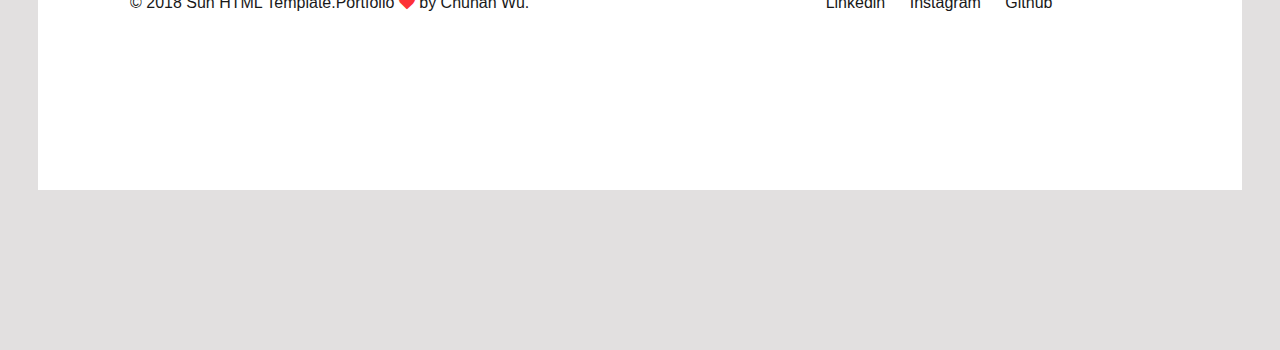
<file: sneaker.html>
<!DOCTYPE HTML>

<html lang="en-US">

      <head>

        <!-- Global site tag (gtag.js) - Google Analytics -->

        <script async src="https://www.googletagmanager.com/gtag/js?id=UA-130570399-1"></script>

        <script>

          window.dataLayer = window.dataLayer || [];

          function gtag(){dataLayer.push(arguments);}

          gtag('js', new Date());



          gtag('config', 'UA-130570399-1');

        </script>

          <title>Chuhan Wu - Interactive Art Portfolio</title>

          <meta http-equiv="Content-Type" content="text/html; charset=UTF-8">

          <meta name="description" content="Template by Dry Themes" />

          <meta name="keywords" content="HTML, CSS, JavaScript, PHP" />

          <meta name="author" content="DryThemes" />

          <meta name="viewport" content="width=device-width, initial-scale=1, maximum-scale=1">



          <link rel="shortcut icon" href="images/favicon.png" />

          <!-- <link href='http://fonts.googleapis.com/css?family=Montserrat:400,700%7CPT+Serif:400,700' rel='stylesheet' type='text/css'>		 -->

          <link rel="stylesheet" type="text/css"  href='css/clear.css' />

          <link rel="stylesheet" type="text/css"  href='css/common.css' />

          <link rel="stylesheet" type="text/css"  href='css/font-awesome.min.css' />

          <link rel="stylesheet" type="text/css"  href='css/carouFredSel.css' />

          <link rel="stylesheet" type="text/css"  href='css/prettyPhoto.css' />

          <link rel="stylesheet" type="text/css"  href='css/sm-clean.css' />

          <link rel="stylesheet" type="text/css"  href='style.css' />



          <!--[if lt IE 9]>

                  <script src="js/html5shiv.js"></script>

                  <script src="js/respond.min.js"></script>

          <![endif]-->



      </head>

    <body class="single single-portfolio">



        <table class="doc-loader">

            <tbody>

                <tr>

                    <td>

                        <img src="images/ajax-document-loader.gif" alt="Loading...">

                    </td>

                </tr>

            </tbody>

        </table>



        <div class="header-search">

            <div class="content-1330 center-relative">

                <form class="search-form">

                    <label>

                        <input type="search" class="search-field" placeholder="Search ..." value="" name="s" title="Search for:">

                    </label>

                </form>

            </div>

        </div>





        <div class="body-wrapper">

            <div class="content-1330 header-holder center-relative">

                <div class="header-logo left">



                    <h1 class="site-title">

                        <a href="index.html">

                            <img style="height:100px;" src="images/wch-logo.png" alt="Chuhan Wu Logo">

                        </a>

                    </h1>



                </div>



                <div class="header-menu right">

                    <nav id="header-main-menu" class="left">

                        <ul class="main-menu sm sm-clean">



                            <li>

                                <a href="about.html">ABOUT</a>

                            </li>

                            <li>

                                <a href="portfolio.html">PORTFOLIO</a>

                            </li>



                            <li>

                                <a href="#">RESUME</a>

                                <ul class="sub-menu">

                                    <li>

                                        <a href="images/resume-IxM.pdf">Design</a>

                                    </li>

                                    <li>

                                        <a href="images/resume-Journalism.pdf">Media & Journalism</a>

                                    </li>



                                </ul>

                            </li>

                        </ul>

                    </nav>

                    <div class="toggle-holder relative right">

                        <div id="toggle">

                            <i class="fa fa-search"></i>

                        </div>

                    </div>

                    <div class="clear"></div>

                </div>

                <div class="clear"></div>

            </div>



            <div id="content" class="site-content content-1330 center-relative">



              <div class="page-desc">



                <h1><strong>Sneaker</strong></h1>

               <h6>Medium:Magic Leap Created by:Unity 3D, Maya, Ableton Live, Adobe Audition, Logic Pro </h6>

               <div class="three_fourth description" style="float:right;">

                Sneaker is a team-based collaboration project that presented through Magic Leap (AR).


                <p> <a href="https://github.com/chuhan-wu/humanEvalutionSystem"> <strong>[View my code on Github]</strong>

                  </a></p>



              </div>

              <div class="clear"></div>

        



                <article>

                    <div class="content-1330 center-relative clear">

                        <div class="entry-content">

                            <div class="content-wrap">

                                <div class="one top-0">

                                  <iframe src="https://player.vimeo.com/video/303181978" width="960" height="540" frameborder="0" webkitallowfullscreen mozallowfullscreen allowfullscreen></iframe><br>

                                </div>

                                <div class="clear"></div>







                                <div class="one_half">

                                    <strong>Background: </strong><br>

                                    <p>

The HE System is designed by engineers of the central government for cultivating talents by buying high-quality organs from citizens. With accurate calculation from HE System, government builds outstanding army to reinforce their power and put down insurrections, and scientist groups to maintain high-speed technological development. The HE System contains a camera detector and a user interface. Every single citizen is under the surveillance of Cameras that are located all over the city. When the camera detects human faces,                   </p>

                                </div>



                                <div class="one_half last">

                                    <p>&nbsp;</p>

                                    <p>it will automatically scan their barcodes and open up the HE transaction system with their personal information.

 In the transaction system, a 3D human model with the inside merchantable organs of the scanned person will display on the screen. People of central government may check each organ’s quality(usage out of 100%), condition(years of being used), and price(accurate market price) by simply clicking on the 3D model. The HE System will also categorize each organ into three levels and show on the screen for government to make a selection on buying.

</p>

                                </div>



                                <div class="one_half">

                                  <strong>Description:</strong><br>

                                    <p>

The HE System combines openCV and UI design together to demonstrate a Utopia of the future world. I challenge the belief of human is superior to other species and have individual spirit. In the future world, human society may enter the period with centralized political power and expropriation of citizen’s freedom. Human is totally materialized instead of considered as superior species in the world. Their behavior will be servile and valued by price. By capturing human faces with a live camera that designed in science fiction, which includes diagrams, map, and data information, people who are scanned by the system will be placed in a simulated future environment. According to Grayson Cooke, the author of LIVENESS AND THE MACHINE

                                    </p>

                                </div>



                                <div class="one_half last">

                                    <p>&nbsp;</p>

                                    <p>- Improvisation in Live Audio-Visual Performance, a live performance has the great connection with its surrounding environment and artificial arrangement (Cooke 13).

 Therefore, a well-designed environment is influential and can arouse users’ emotion by interacting with the system. Also, combining the openCV with a simulated future environment is another challenge. I was inspired by the Black Mirror and decided to expand on human detection system that was demonstrated by Professor Amy Alexander in 145A lecture. In Amy’s example, the camera will capture the human face and display a mark on it. I tried to add science fiction figures and data to the OpenCV and create the different barcode for each person.                    </p>

                                </div>



                                <div class="one">

                                  <strong>Work Cited: </strong><br>

                                    <p>



                                      Press, Berkeley Electronic. “LIVENESS AND THE MACHINE - Improvisation in Live

Audio-Visual Performance.” "Liveness and the Machine: Improvisation in Live

Audio-Visual Performance" by Grayson Cooke, works.bepress.com/grayson_cooke/20/.



                                    </p>

                                </div>





                                <div class="clear"></div>

                                <div class="one_half" >

                                  <img src="demo-images/hes1.png" alt=""><br>

                                </div>



                                <div class="one_half last">

                                    <img src="demo-images/hes2.png" alt=""><br>

                                </div>



                                <div class="clear"></div>

                                <p>&nbsp;</p>

                                <p>&nbsp;</p>

                                <p>&nbsp;</p>



                                <div class="center-text">

                                    <a href="portfolio.html" target="_self" class="button ">BACK</a>

                                </div>

                                <div class="clear"></div>

                            </div>

                        </div>

                        <div class="clear"></div>

                    </div>

                </article>

            </div>



            <!--Footer-->



            <footer class="footer">

                <div class="content-1330 center-relative">

                    <ul>

                        <li class="left-footer-content">

                            © 2018 Sun HTML Template.Portfolio <i class="fa fa-heart"></i> by <a href="http://chuhan-wu.art">Chuhan Wu</a>.

                        </li>



                        <!-- <li class="center-footer-content">

                            <a href="index.html">

                                <img src="images/wch-logo.png" alt="logo footer">

                            </a>

                        </li> -->



                        <li class="right-footer-contnet">

                            <a href="https://www.linkedin.com/in/chuhan-wu-93b0ab16b/">Linkedin</a>

                            <a href="https://www.instagram.com/aubreeywuuu/">Instagram</a>

                            <a href="https://github.com/chuhan-wu">Github</a>

                        </li>



                    </ul>

                </div>

            </footer>



            <!-- End .body-border -->

        </div>







        <!--Load JavaScript-->

        <script src="js/jquery.js"></script>

        <script src='js/jquery.fitvids.js'></script>

        <script src='js/jquery.smartmenus.min.js'></script>

        <script src='js/imagesloaded.pkgd.js'></script>

        <script src='js/isotope.pkgd.js'></script>

        <script src='js/jquery.carouFredSel-6.0.0-packed.js'></script>

        <script src='js/jquery.mousewheel.min.js'></script>

        <script src='js/jquery.touchSwipe.min.js'></script>

        <script src='js/jquery.easing.1.3.js'></script>

        <script src='js/jquery.prettyPhoto.js'></script>

        <script src='js/jquery.ba-throttle-debounce.min.js'></script>

        <script src='js/jquery.nicescroll.min.js'></script>

        <script src='js/main.js'></script>

        <!-- <script src="https://player.vimeo.com/api/player.js"></script> -->





    </body>

</html>
</file>
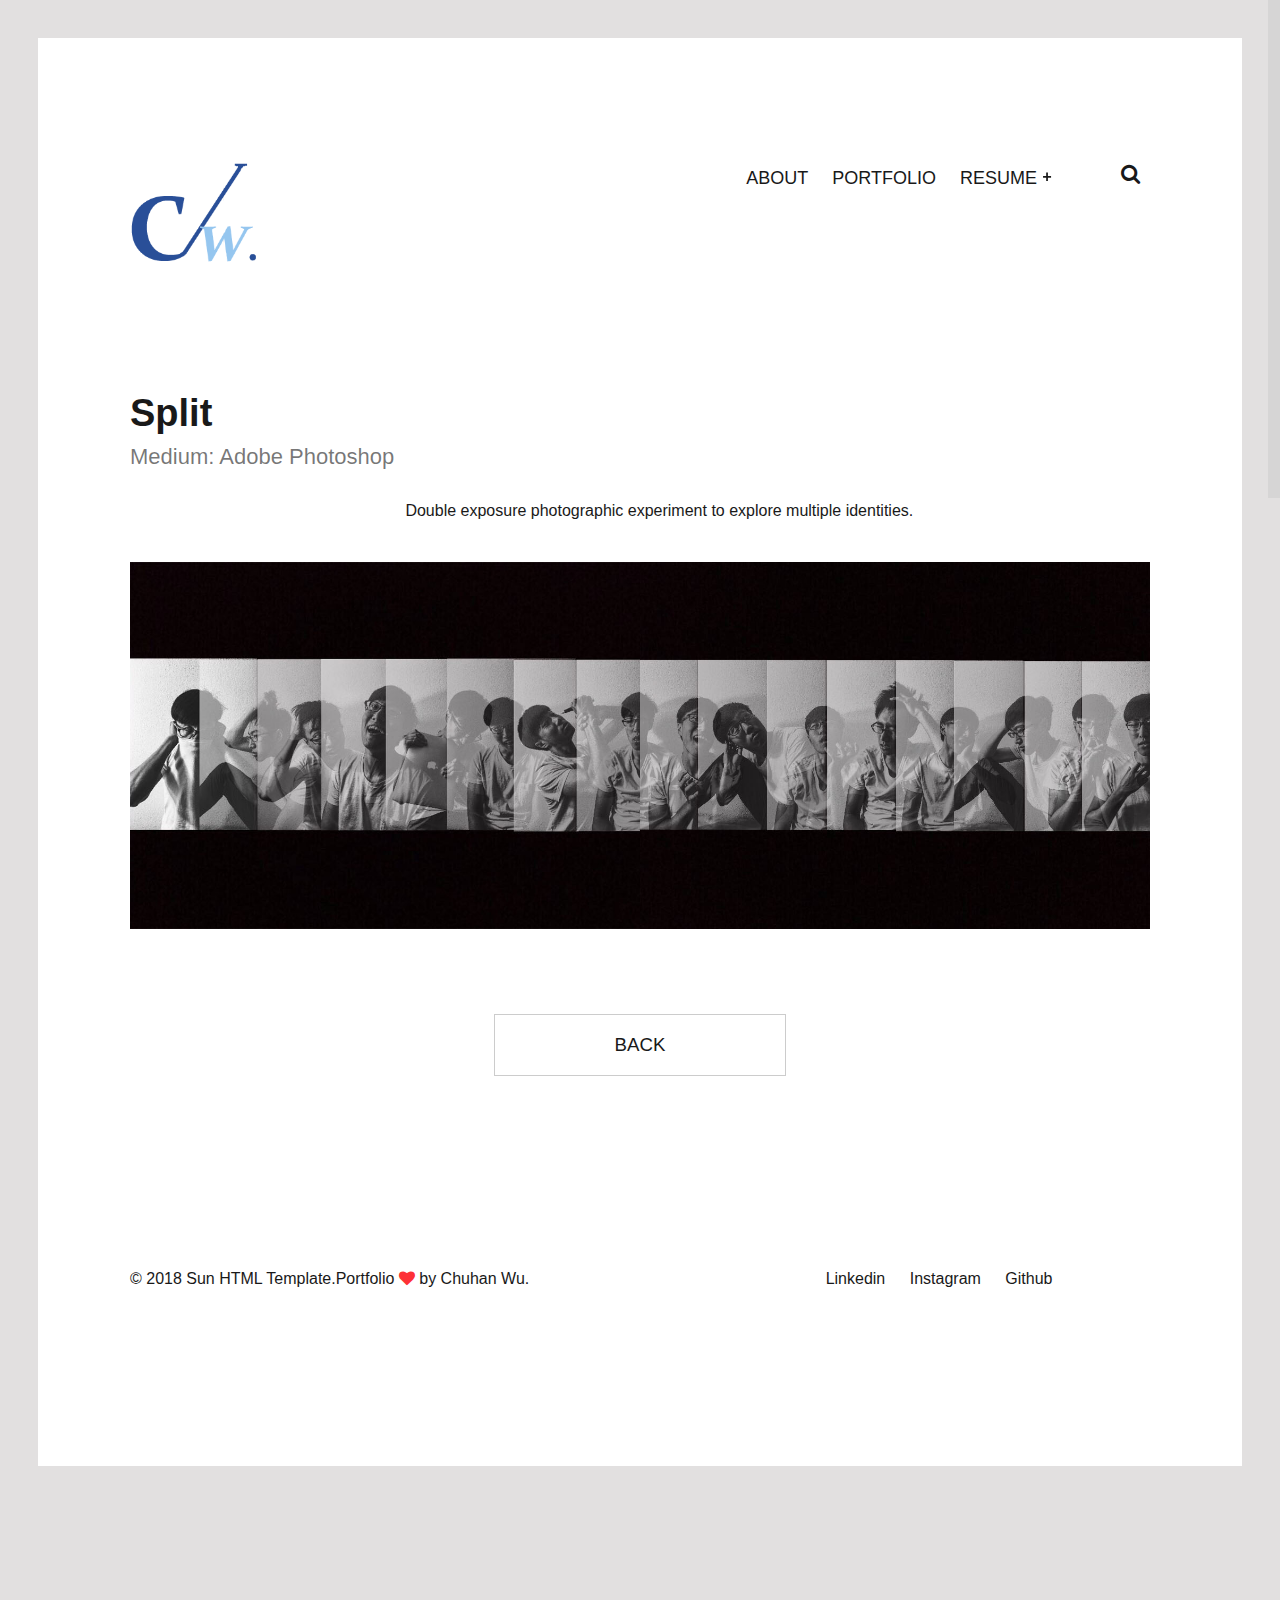
<file: split.html>
<!DOCTYPE HTML>
<html lang="en-US">
      <head>
        <!-- Global site tag (gtag.js) - Google Analytics -->
        <script async src="https://www.googletagmanager.com/gtag/js?id=UA-130570399-1"></script>
        <script>
          window.dataLayer = window.dataLayer || [];
          function gtag(){dataLayer.push(arguments);}
          gtag('js', new Date());

          gtag('config', 'UA-130570399-1');
        </script>
          <title>Chuhan Wu - Interactive Art Portfolio</title>
          <meta http-equiv="Content-Type" content="text/html; charset=UTF-8">
          <meta name="description" content="Template by Dry Themes" />
          <meta name="keywords" content="HTML, CSS, JavaScript, PHP" />
          <meta name="author" content="DryThemes" />
          <meta name="viewport" content="width=device-width, initial-scale=1, maximum-scale=1">

          <link rel="shortcut icon" href="images/favicon.png" />
          <!-- <link href='http://fonts.googleapis.com/css?family=Montserrat:400,700%7CPT+Serif:400,700' rel='stylesheet' type='text/css'>		 -->
          <link rel="stylesheet" type="text/css"  href='css/clear.css' />
          <link rel="stylesheet" type="text/css"  href='css/common.css' />
          <link rel="stylesheet" type="text/css"  href='css/font-awesome.min.css' />
          <link rel="stylesheet" type="text/css"  href='css/carouFredSel.css' />
          <link rel="stylesheet" type="text/css"  href='css/prettyPhoto.css' />
          <link rel="stylesheet" type="text/css"  href='css/sm-clean.css' />
          <link rel="stylesheet" type="text/css"  href='style.css' />

          <!--[if lt IE 9]>
                  <script src="js/html5shiv.js"></script>
                  <script src="js/respond.min.js"></script>
          <![endif]-->

      </head>
    <body class="single single-portfolio">

        <table class="doc-loader">
            <tbody>
                <tr>
                    <td>
                        <img src="images/ajax-document-loader.gif" alt="Loading...">
                    </td>
                </tr>
            </tbody>
        </table>

        <div class="header-search">
            <div class="content-1330 center-relative">
                <form class="search-form">
                    <label>
                        <input type="search" class="search-field" placeholder="Search ..." value="" name="s" title="Search for:">
                    </label>
                </form>
            </div>
        </div>


        <div class="body-wrapper">
            <div class="content-1330 header-holder center-relative">
                <div class="header-logo left">

                    <h1 class="site-title">
                        <a href="index.html">
                            <img style="height:100px;" src="images/wch-logo.png" alt="Chuhan Wu Logo">
                        </a>
                    </h1>

                </div>

                <div class="header-menu right">
                    <nav id="header-main-menu" class="left">
                        <ul class="main-menu sm sm-clean">

                            <li>
                                <a href="about.html">ABOUT</a>
                            </li>
                            <li>
                                <a href="portfolio.html">PORTFOLIO</a>
                            </li>

                            <li>
                                <a href="#">RESUME</a>
                                <ul class="sub-menu">
                                    <li>
                                        <a href="images/resume-IxM.pdf">Design</a>
                                    </li>
                                    <li>
                                        <a href="images/resume-Journalism.pdf">Media & Journalism</a>
                                    </li>

                                </ul>
                            </li>
                        </ul>
                    </nav>
                    <div class="toggle-holder relative right">
                        <div id="toggle">
                            <i class="fa fa-search"></i>
                        </div>
                    </div>
                    <div class="clear"></div>
                </div>
                <div class="clear"></div>
            </div>

            <div id="content" class="site-content content-1330 center-relative">

              <div class="page-desc">

                <h1><strong>Split</strong></h1>
               <h6>Medium: Adobe Photoshop</h6>
               <div class="three_fourth description" style="float:right;">
            Double exposure photographic experiment to explore multiple identities.



              </div>
              <div class="clear"></div>



                <article>
                    <div class="content-1330 center-relative clear">
                        <div class="entry-content">
                            <div class="content-wrap">


                                <div class="one" >
                                  <img src="demo-images/split3.jpg" alt=""><br>
                                </div>




                                <div class="clear"></div>
                                <p>&nbsp;</p>


                                <div class="center-text">
                                    <a href="portfolio.html" target="_self" class="button ">BACK</a>
                                </div>
                                <div class="clear"></div>
                            </div>
                        </div>

                    </div>
                </article>
            </div>

            <!--Footer-->

            <footer class="footer">
                <div class="content-1330 center-relative">
                    <ul>
                        <li class="left-footer-content">
                            © 2018 Sun HTML Template.Portfolio <i class="fa fa-heart"></i> by <a href="http://chuhan-wu.art">Chuhan Wu</a>.
                        </li>

      

                        <li class="right-footer-contnet">
                            <a href="https://www.linkedin.com/in/chuhan-wu-93b0ab16b/">Linkedin</a>
                            <a href="https://www.instagram.com/aubreeywuuu/">Instagram</a>
                            <a href="https://github.com/chuhan-wu">Github</a>
                        </li>

                    </ul>
                </div>
            </footer>

            <!-- End .body-border -->
        </div>



        <!--Load JavaScript-->
        <script src="js/jquery.js"></script>
        <script src='js/jquery.fitvids.js'></script>
        <script src='js/jquery.smartmenus.min.js'></script>
        <script src='js/imagesloaded.pkgd.js'></script>
        <script src='js/isotope.pkgd.js'></script>
        <script src='js/jquery.carouFredSel-6.0.0-packed.js'></script>
        <script src='js/jquery.mousewheel.min.js'></script>
        <script src='js/jquery.touchSwipe.min.js'></script>
        <script src='js/jquery.easing.1.3.js'></script>
        <script src='js/jquery.prettyPhoto.js'></script>
        <script src='js/jquery.ba-throttle-debounce.min.js'></script>
        <script src='js/jquery.nicescroll.min.js'></script>
        <script src='js/main.js'></script>
        <!-- <script src="https://player.vimeo.com/api/player.js"></script> -->


    </body>
</html>
</file>
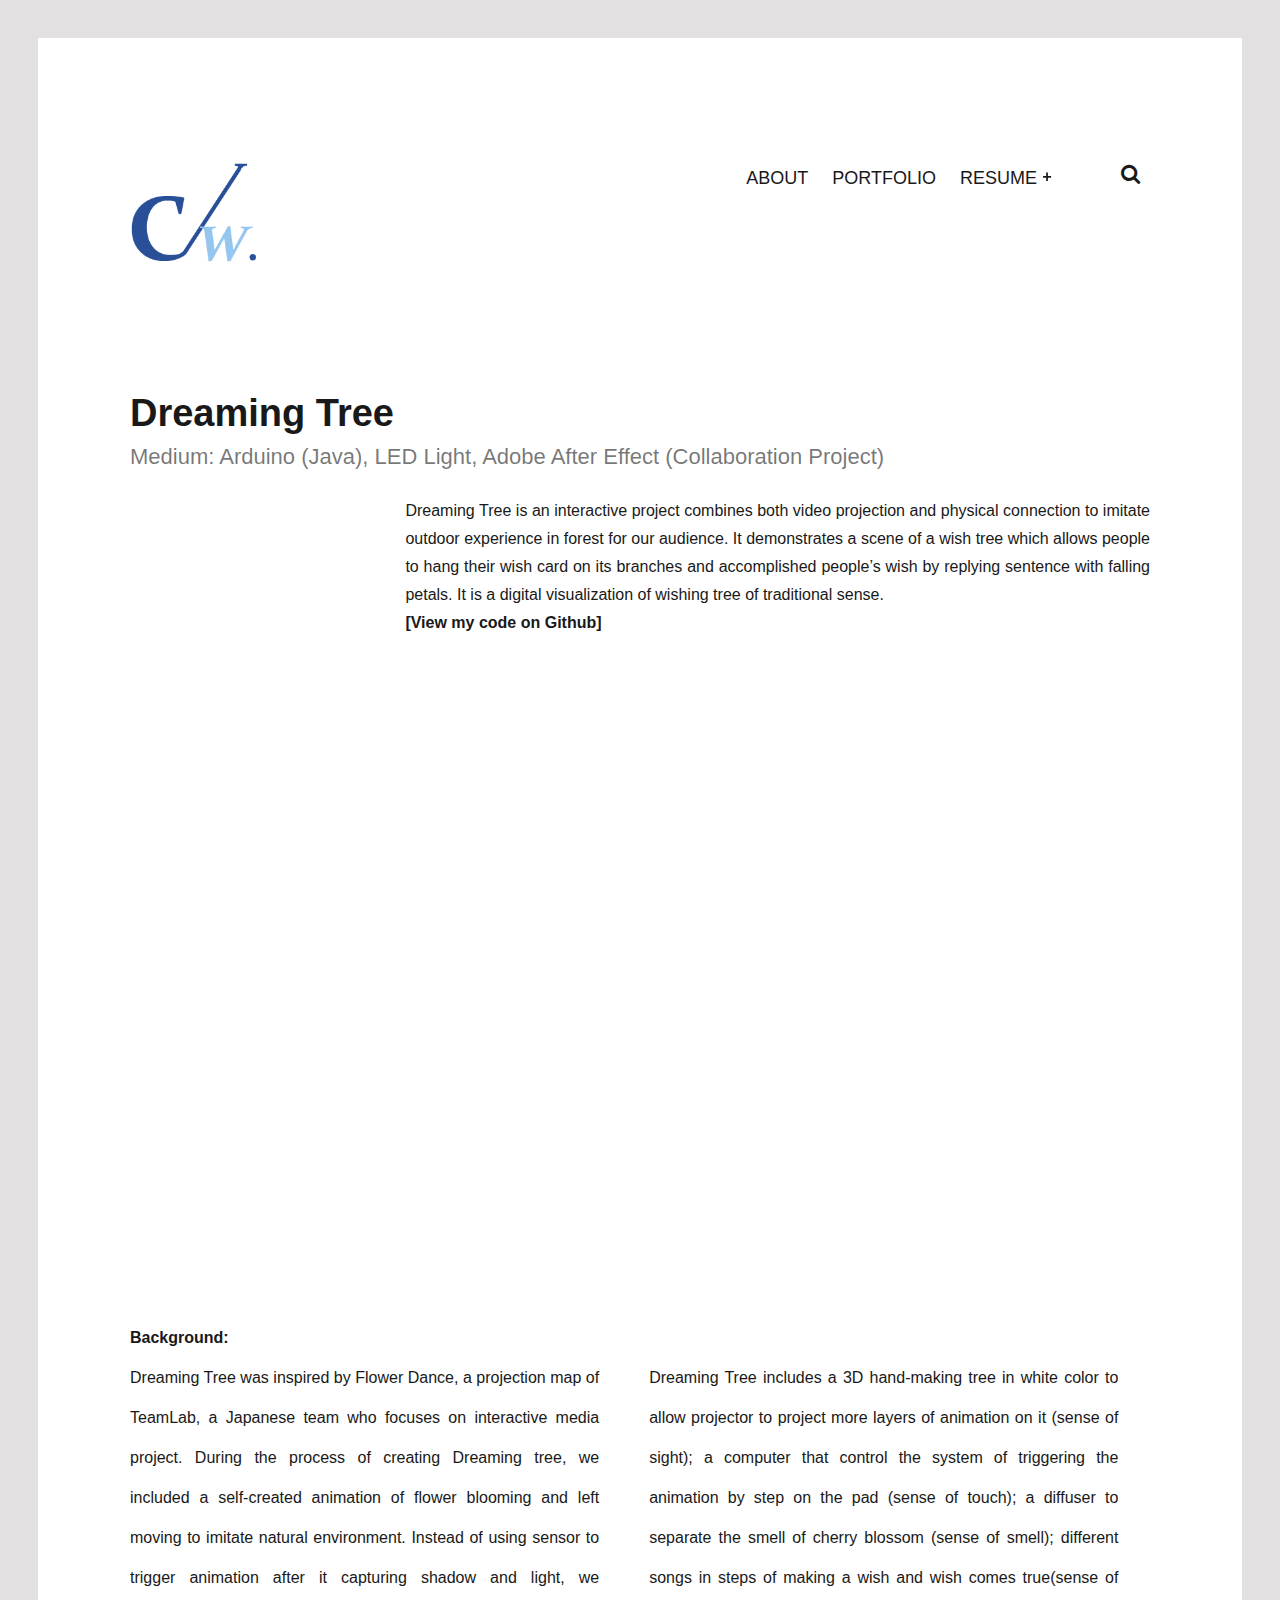
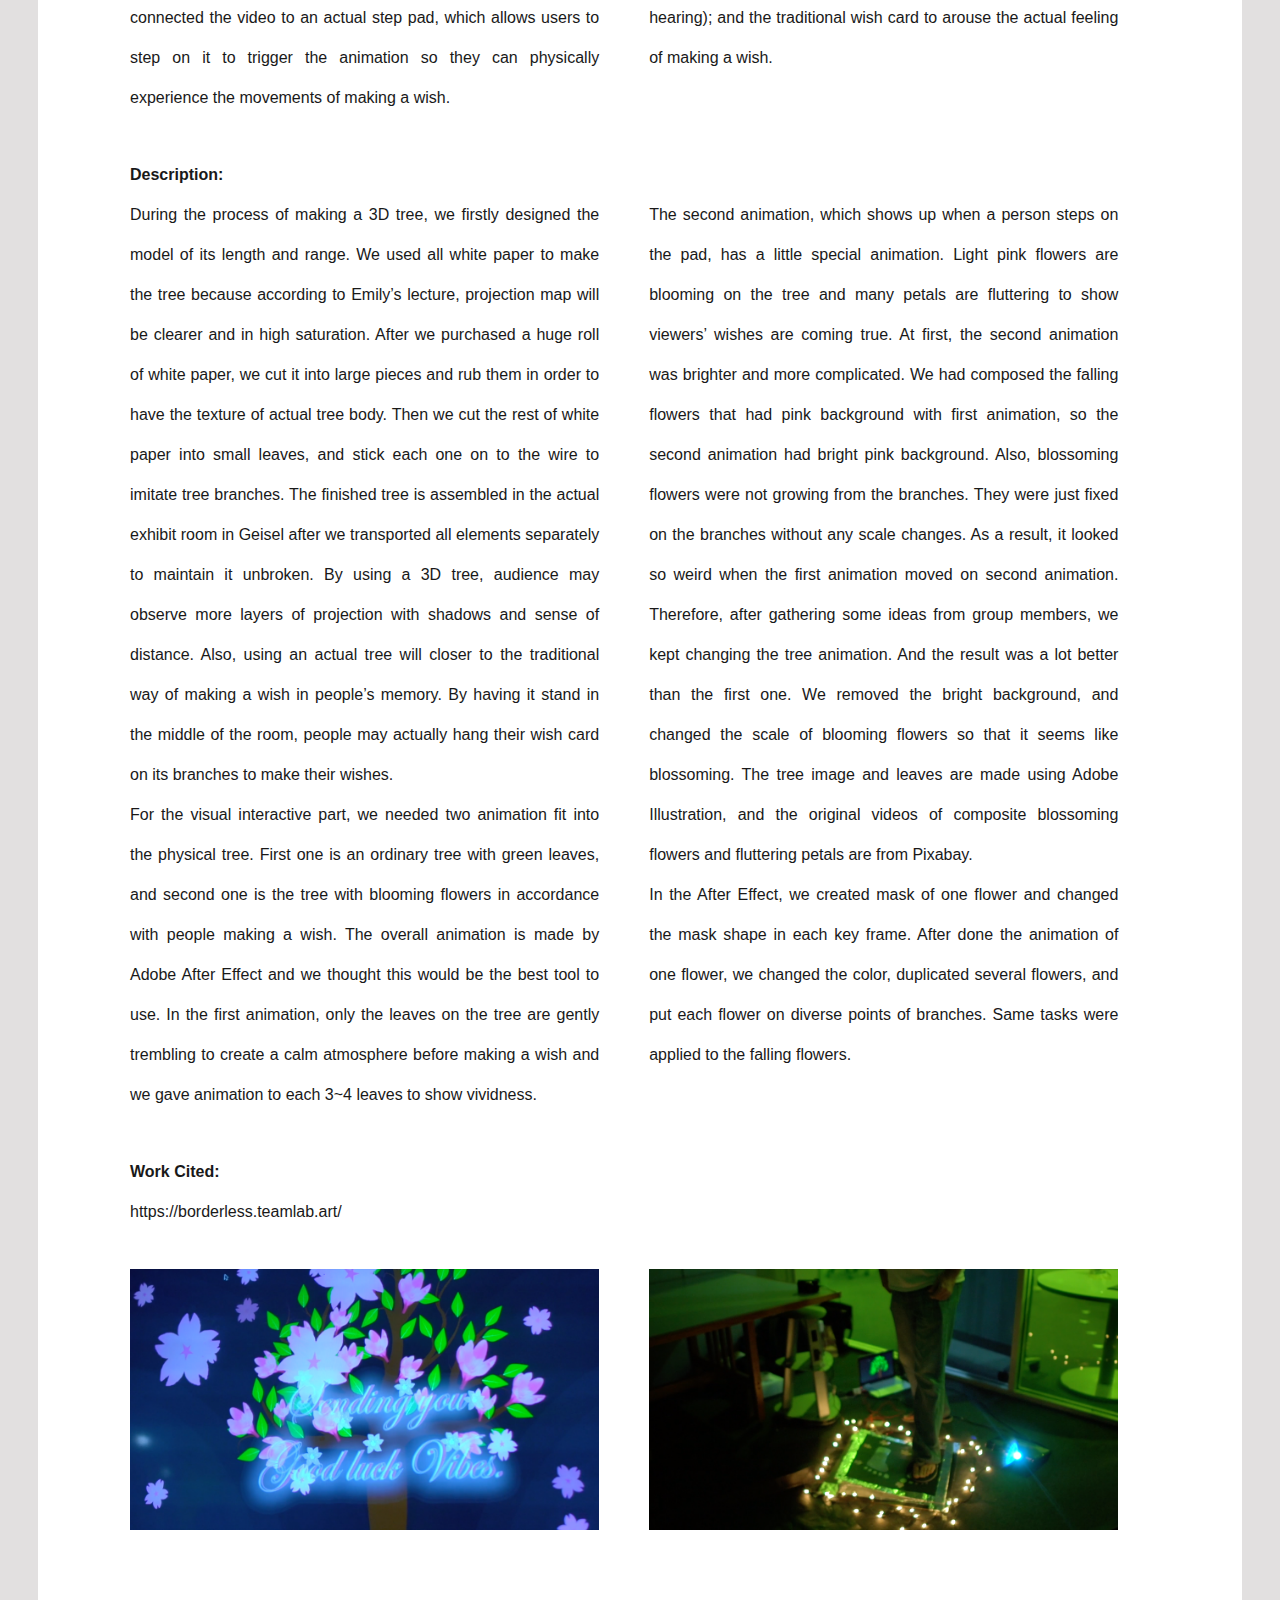
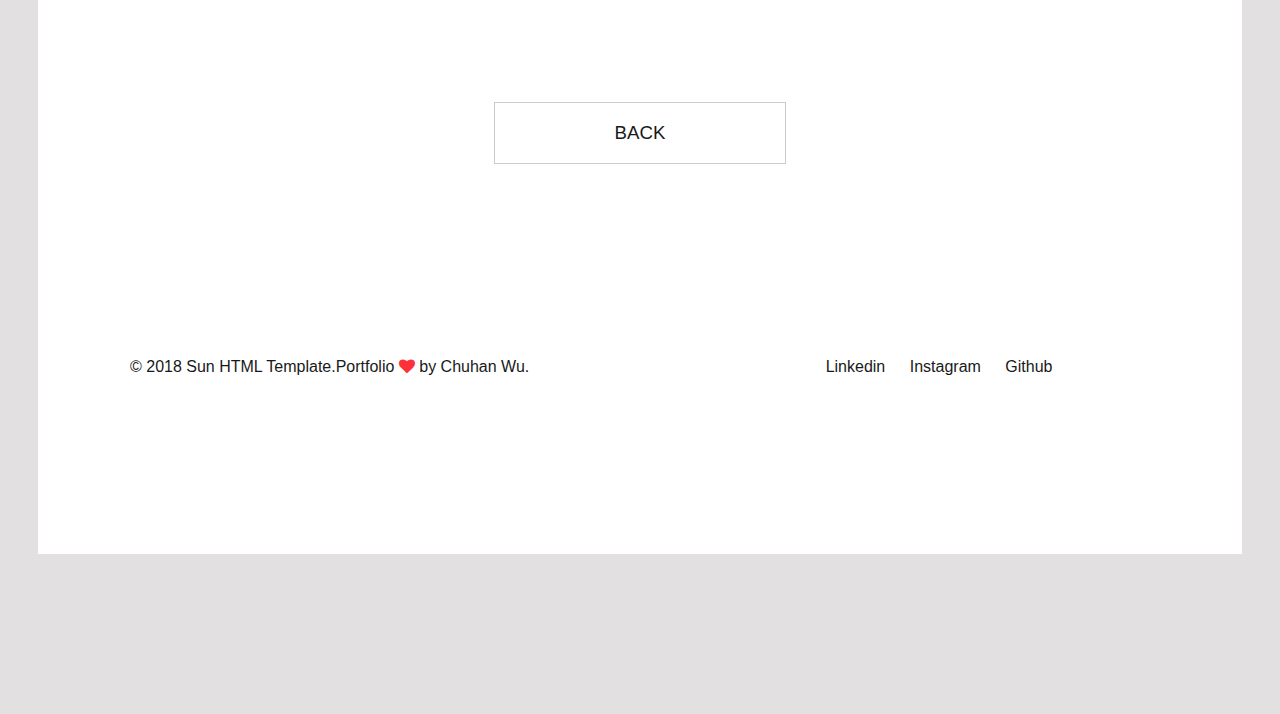
<file: tree.html>
<!DOCTYPE HTML>
<html lang="en-US">
      <head>
        <!-- Global site tag (gtag.js) - Google Analytics -->
        <script async src="https://www.googletagmanager.com/gtag/js?id=UA-130570399-1"></script>
        <script>
          window.dataLayer = window.dataLayer || [];
          function gtag(){dataLayer.push(arguments);}
          gtag('js', new Date());

          gtag('config', 'UA-130570399-1');
        </script>
          <title>Chuhan Wu - Interactive Art Portfolio</title>
          <meta http-equiv="Content-Type" content="text/html; charset=UTF-8">
          <meta name="description" content="Template by Dry Themes" />
          <meta name="keywords" content="HTML, CSS, JavaScript, PHP" />
          <meta name="author" content="DryThemes" />
          <meta name="viewport" content="width=device-width, initial-scale=1, maximum-scale=1">

          <link rel="shortcut icon" href="images/favicon.png" />
          <!-- <link href='http://fonts.googleapis.com/css?family=Montserrat:400,700%7CPT+Serif:400,700' rel='stylesheet' type='text/css'>		 -->
          <link rel="stylesheet" type="text/css"  href='css/clear.css' />
          <link rel="stylesheet" type="text/css"  href='css/common.css' />
          <link rel="stylesheet" type="text/css"  href='css/font-awesome.min.css' />
          <link rel="stylesheet" type="text/css"  href='css/carouFredSel.css' />
          <link rel="stylesheet" type="text/css"  href='css/prettyPhoto.css' />
          <link rel="stylesheet" type="text/css"  href='css/sm-clean.css' />
          <link rel="stylesheet" type="text/css"  href='style.css' />

          <!--[if lt IE 9]>
                  <script src="js/html5shiv.js"></script>
                  <script src="js/respond.min.js"></script>
          <![endif]-->

      </head>
    <body class="single single-portfolio">

        <table class="doc-loader">
            <tbody>
                <tr>
                    <td>
                        <img src="images/ajax-document-loader.gif" alt="Loading...">
                    </td>
                </tr>
            </tbody>
        </table>

        <div class="header-search">
            <div class="content-1330 center-relative">
                <form class="search-form">
                    <label>
                        <input type="search" class="search-field" placeholder="Search ..." value="" name="s" title="Search for:">
                    </label>
                </form>
            </div>
        </div>


        <div class="body-wrapper">
            <div class="content-1330 header-holder center-relative">
                <div class="header-logo left">

                    <h1 class="site-title">
                        <a href="index.html">
                            <img style="height:100px;" src="images/wch-logo.png" alt="Chuhan Wu Logo">
                        </a>
                    </h1>

                </div>

                <div class="header-menu right">
                    <nav id="header-main-menu" class="left">
                        <ul class="main-menu sm sm-clean">

                            <li>
                                <a href="about.html">ABOUT</a>
                            </li>
                            <li>
                                <a href="portfolio.html">PORTFOLIO</a>
                            </li>

                            <li>
                                <a href="#">RESUME</a>
                                <ul class="sub-menu">
                                    <li>
                                        <a href="images/resume-IxM.pdf">Design</a>
                                    </li>
                                    <li>
                                        <a href="images/resume-Journalism.pdf">Media & Journalism</a>
                                    </li>

                                </ul>
                            </li>
                        </ul>
                    </nav>
                    <div class="toggle-holder relative right">
                        <div id="toggle">
                            <i class="fa fa-search"></i>
                        </div>
                    </div>
                    <div class="clear"></div>
                </div>
                <div class="clear"></div>
            </div>

            <div id="content" class="site-content content-1330 center-relative">

              <div class="page-desc">

                <h1><strong>Dreaming Tree</strong></h1>
               <h6>Medium: Arduino (Java), LED Light, Adobe After Effect (Collaboration Project)</h6>

               <div class="three_fourth description" style="float:right;">
                Dreaming Tree is an interactive project combines both video projection and physical connection to imitate outdoor experience in forest for our audience. It demonstrates a scene of a wish tree which allows people to hang their wish card on its branches and accomplished people’s wish by replying sentence with falling petals. It is a digital visualization of wishing tree of traditional sense.
                <p> <a href="https://github.com/chuhan-wu/tree"><strong>[View my code on Github]</strong></a></p>

              </div>
              <div class="clear"></div>




                <article>
                    <div class="content-1330 center-relative clear">
                        <div class="entry-content">
                            <div class="content-wrap">
                                <div class="one top-0">
                                  <iframe src="https://player.vimeo.com/video/303842098" width="960" height="540" frameborder="0" webkitallowfullscreen mozallowfullscreen allowfullscreen></iframe><br>
                                </div>
                                <div class="clear"></div>


                                <!-- <div class="one_half text-right portfolio-item-info">
                                    <strong>Project Name:</strong>&nbsp;Handmade<br>
                                    <strong>Client:</strong> Est Lorem<br>
                                    <strong>Year:</strong> 2015<p></p>
                                    <p>&nbsp;</p>
                                    <p>&nbsp;</p>

                                </div> -->
                                <div class="one_half">
                                    <strong>Background: </strong><br>
                                    <p>
                                      Dreaming Tree was inspired by Flower Dance, a projection map of TeamLab, a Japanese team who focuses on interactive media project. During the process of creating Dreaming tree, we included a self-created animation of flower blooming and left moving to imitate natural environment.

                                      Instead of using sensor to trigger animation after it capturing shadow and light, we connected the video to an actual step pad, which allows users to step on it to trigger the animation so they can physically experience the movements of making a wish.
                </p>
                                </div>

                                <div class="one_half last">
                                    <p>&nbsp;</p>
                                    <p>
Dreaming Tree includes a 3D hand-making tree in white color to allow projector to project more layers of animation on it (sense of sight); a computer that control the system of triggering the animation by step on the pad (sense of touch); a diffuser to separate the smell of cherry blossom (sense of smell); different songs in steps of making a wish and wish comes true(sense of hearing); and the traditional wish card to arouse the actual feeling of making a wish.
</p>
                                </div>

                                <div class="one_half">
                                  <strong>Description:</strong><br>
                                    <p>
                                      During the process of making a 3D tree, we firstly designed the model of its length and range. We used all white paper to make the tree because according to Emily’s lecture, projection map will be clearer and in high saturation. After we purchased a huge roll of white paper, we cut it into large pieces and rub them in order to have the texture of actual tree body. Then we cut the rest of white paper into small leaves, and stick each one on to the wire to imitate tree branches. The finished tree is assembled in the actual exhibit room in Geisel after we transported all elements separately to maintain it unbroken. By using a 3D tree, audience may observe more layers of projection with shadows and sense of distance. Also, using an actual tree will closer to the traditional way of making a wish in people’s memory. By having it stand in the middle of the room, people may actually hang their wish card on its branches to make their wishes. <br />

                                      For the visual interactive part, we needed two animation fit into the physical tree. First one is an ordinary tree with green leaves, and second one is the tree with blooming flowers in accordance with people making a wish. The overall animation is made by Adobe After Effect and we thought this would be the best tool to use. In the first animation, only the leaves on the tree are gently trembling to create a calm atmosphere before making a wish and we gave animation to each 3~4 leaves to show vividness.  <br>



                                    </p>
                                </div>

                                <div class="one_half last">
                                    <p>&nbsp;</p>
                                    <p>
                                      The second animation, which shows up when a person steps on the pad, has a little special animation. Light pink flowers are blooming on the tree and many petals are fluttering to show viewers’ wishes are coming true. At first, the second animation was brighter and more complicated. We had composed the falling flowers that had pink background with first animation, so the second animation had bright pink background. Also, blossoming flowers were not growing from the branches. They were just fixed on the branches without any scale changes. As a result, it looked so weird when the first animation moved on second animation. Therefore, after gathering some ideas from group members, we kept changing the tree animation. And the result was a lot better than the first one. We removed the bright background, and changed the scale of blooming flowers so that it seems like blossoming. The tree image and leaves are made using Adobe Illustration, and the original videos of composite blossoming flowers and fluttering petals are from Pixabay.  <br />

                                      In the After Effect, we created mask of one flower and changed the mask shape in each key frame. After done the animation of one flower, we changed the color, duplicated several flowers, and put each flower on diverse points of branches. Same tasks were applied to the falling flowers.                  </p>
                                </div>

                                <div class="one_half">
                                  <strong>Work Cited: </strong><br>
                                    <p>
                                    <a href="https://borderless.teamlab.art/">https://borderless.teamlab.art/</a>



                                    </p>
                                </div>


                                <div class="clear"></div>
                                <div class="one_half" >
                                  <img src="demo-images/tree1.png" alt=""><br>
                                </div>

                                <div class="one_half last">
                                    <img src="demo-images/tree2.png" alt=""><br>
                                </div>

                                <div class="clear"></div>
                                <p>&nbsp;</p>
                                <p>&nbsp;</p>
                                <p>&nbsp;</p>

                                <div class="center-text">
                                    <a href="portfolio.html" target="_self" class="button ">BACK</a>
                                </div>
                                <div class="clear"></div>
                            </div>
                        </div>
                        <div class="clear"></div>
                    </div>
                </article>
            </div>

            <!--Footer-->

            <footer class="footer">
                <div class="content-1330 center-relative">
                    <ul>
                        <li class="left-footer-content">
                            © 2018 Sun HTML Template.Portfolio <i class="fa fa-heart"></i> by <a href="http://chuhan-wu.art">Chuhan Wu</a>.
                        </li>

                        <!-- <li class="center-footer-content">
                            <a href="index.html">
                                <img src="images/wch-logo.png" alt="logo footer">
                            </a>
                        </li> -->

                        <li class="right-footer-contnet">
                            <a href="https://www.linkedin.com/in/chuhan-wu-93b0ab16b/">Linkedin</a>
                            <a href="https://www.instagram.com/aubreeywuuu/">Instagram</a>
                            <a href="https://github.com/chuhan-wu">Github</a>
                        </li>

                    </ul>
                </div>
            </footer>

            <!-- End .body-border -->
        </div>



        <!--Load JavaScript-->
        <script src="js/jquery.js"></script>
        <script src='js/jquery.fitvids.js'></script>
        <script src='js/jquery.smartmenus.min.js'></script>
        <script src='js/imagesloaded.pkgd.js'></script>
        <script src='js/isotope.pkgd.js'></script>
        <script src='js/jquery.carouFredSel-6.0.0-packed.js'></script>
        <script src='js/jquery.mousewheel.min.js'></script>
        <script src='js/jquery.touchSwipe.min.js'></script>
        <script src='js/jquery.easing.1.3.js'></script>
        <script src='js/jquery.prettyPhoto.js'></script>
        <script src='js/jquery.ba-throttle-debounce.min.js'></script>
        <script src='js/jquery.nicescroll.min.js'></script>
        <script src='js/main.js'></script>
        <!-- <script src="https://player.vimeo.com/api/player.js"></script> -->


    </body>
</html>
</file>
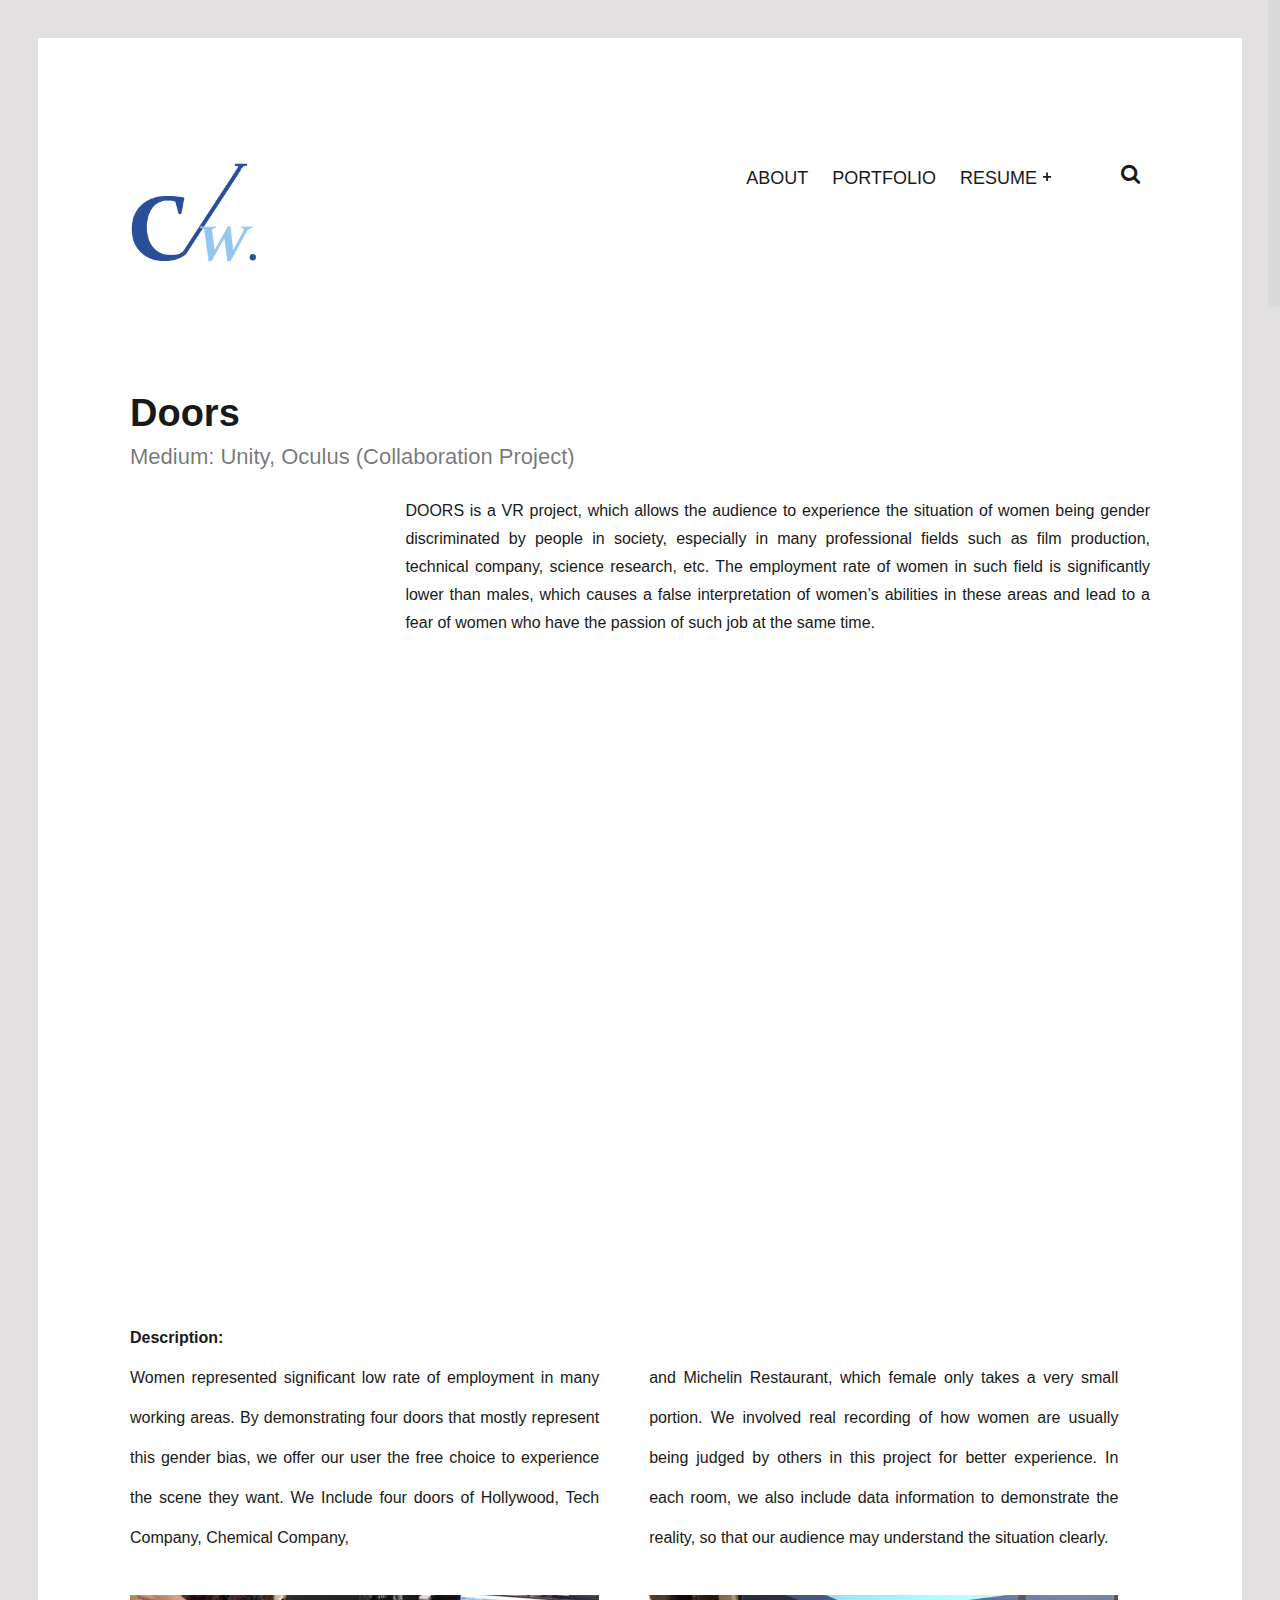
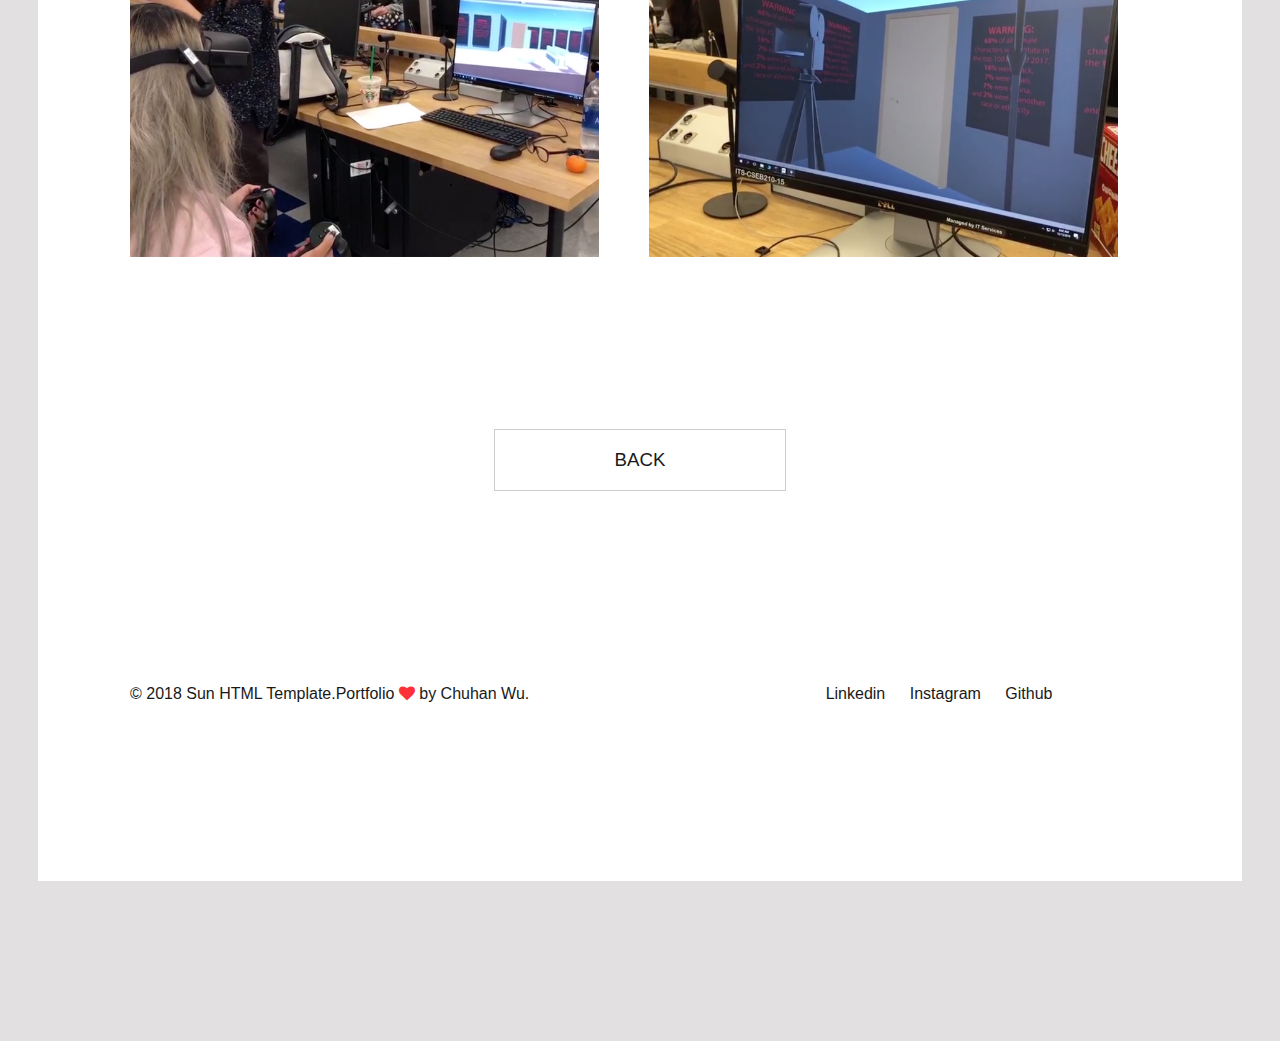
<file: vr-door.html>
<!DOCTYPE HTML>
<html lang="en-US">
      <head>
        <!-- Global site tag (gtag.js) - Google Analytics -->
        <script async src="https://www.googletagmanager.com/gtag/js?id=UA-130570399-1"></script>
        <script>
          window.dataLayer = window.dataLayer || [];
          function gtag(){dataLayer.push(arguments);}
          gtag('js', new Date());

          gtag('config', 'UA-130570399-1');
        </script>
          <title>Chuhan Wu - Interactive Art Portfolio</title>
          <meta http-equiv="Content-Type" content="text/html; charset=UTF-8">
          <meta name="description" content="Template by Dry Themes" />
          <meta name="keywords" content="HTML, CSS, JavaScript, PHP" />
          <meta name="author" content="DryThemes" />
          <meta name="viewport" content="width=device-width, initial-scale=1, maximum-scale=1">

          <link rel="shortcut icon" href="images/favicon.png" />
          <!-- <link href='http://fonts.googleapis.com/css?family=Montserrat:400,700%7CPT+Serif:400,700' rel='stylesheet' type='text/css'>		 -->
          <link rel="stylesheet" type="text/css"  href='css/clear.css' />
          <link rel="stylesheet" type="text/css"  href='css/common.css' />
          <link rel="stylesheet" type="text/css"  href='css/font-awesome.min.css' />
          <link rel="stylesheet" type="text/css"  href='css/carouFredSel.css' />
          <link rel="stylesheet" type="text/css"  href='css/prettyPhoto.css' />
          <link rel="stylesheet" type="text/css"  href='css/sm-clean.css' />
          <link rel="stylesheet" type="text/css"  href='style.css' />

          <!--[if lt IE 9]>
                  <script src="js/html5shiv.js"></script>
                  <script src="js/respond.min.js"></script>
          <![endif]-->

      </head>
    <body class="single single-portfolio">

        <table class="doc-loader">
            <tbody>
                <tr>
                    <td>
                        <img src="images/ajax-document-loader.gif" alt="Loading...">
                    </td>
                </tr>
            </tbody>
        </table>

        <div class="header-search">
            <div class="content-1330 center-relative">
                <form class="search-form">
                    <label>
                        <input type="search" class="search-field" placeholder="Search ..." value="" name="s" title="Search for:">
                    </label>
                </form>
            </div>
        </div>


        <div class="body-wrapper">
            <div class="content-1330 header-holder center-relative">
                <div class="header-logo left">

                    <h1 class="site-title">
                        <a href="index.html">
                            <img style="height:100px;" src="images/wch-logo.png" alt="Chuhan Wu Logo">
                        </a>
                    </h1>

                </div>

                <div class="header-menu right">
                    <nav id="header-main-menu" class="left">
                        <ul class="main-menu sm sm-clean">

                            <li>
                                <a href="about.html">ABOUT</a>
                            </li>
                            <li>
                                <a href="portfolio.html">PORTFOLIO</a>
                            </li>

                            <li>
                                <a href="#">RESUME</a>
                                <ul class="sub-menu">
                                    <li>
                                        <a href="images/resume-IxM.pdf">Design</a>
                                    </li>
                                    <li>
                                        <a href="images/resume-Journalism.pdf">Media & Journalism</a>
                                    </li>

                                </ul>
                            </li>
                        </ul>
                    </nav>
                    <div class="toggle-holder relative right">
                        <div id="toggle">
                            <i class="fa fa-search"></i>
                        </div>
                    </div>
                    <div class="clear"></div>
                </div>
                <div class="clear"></div>
            </div>

            <div id="content" class="site-content content-1330 center-relative">

              <div class="page-desc">
                <h1><strong>Doors</strong></h1>
               <h6>Medium: Unity, Oculus (Collaboration Project)</h6>
               <div class="three_fourth description" style="float:right;">
                DOORS is a VR project, which allows the audience to experience the situation of women being gender discriminated by people in society, especially in many professional fields such as film production, technical company, science research, etc. The employment rate of women in such field is significantly lower than males, which causes a false interpretation of women’s abilities in these areas and lead to a fear of women who have the passion of such job at the same time.

              </div>
              <div class="clear"></div>



                <article>
                    <div class="content-1330 center-relative clear">
                        <div class="entry-content">
                            <div class="content-wrap">
                                <div class="one top-0">
                                  <iframe src="https://player.vimeo.com/video/306529123" width="960" height="540" frameborder="0" webkitallowfullscreen mozallowfullscreen allowfullscreen></iframe><br>
                                </div>
                                <div class="clear"></div>


                                <!-- <div class="one_half text-right portfolio-item-info">
                                    <strong>Project Name:</strong>&nbsp;Handmade<br>
                                    <strong>Client:</strong> Est Lorem<br>
                                    <strong>Year:</strong> 2015<p></p>
                                    <p>&nbsp;</p>
                                    <p>&nbsp;</p>

                                </div> -->
                                <div class="one_half">
                                    <strong>Description: </strong><br>
                                    <p>
                                      Women represented significant low rate of employment in many working areas.
                                      By demonstrating four doors that mostly represent this gender bias, we offer our user the free choice to experience the scene they want.
                                      We Include four doors of Hollywood, Tech Company, Chemical Company,

<br>                              </p>
                                </div>

                                <div class="one_half last">
                                    <p>&nbsp;</p>
                                    <p>and Michelin Restaurant, which female only takes a very small portion.
                                    We involved real recording of how women are usually being judged by others in this project for better experience.
                                    In each room, we also include data information to demonstrate the reality, so that our audience may understand the situation clearly.
</p>
                                </div>






                                <div class="clear"></div>

                                <div class="one_half" >
                                  <img src="demo-images/vrdoor1.png" alt=""><br>
                                </div>

                                <div class="one_half last">
                                    <img src="demo-images/vrdoor2.png" alt=""><br>
                                </div>


                                <div class="clear"></div>
                                <p>&nbsp;</p>
                                <p>&nbsp;</p>
                                <p>&nbsp;</p>

                                <div class="center-text">
                                    <a href="portfolio.html" target="_self" class="button ">BACK</a>
                                </div>
                                <div class="clear"></div>
                            </div>
                        </div>
                        <div class="clear"></div>
                    </div>
                </article>
            </div>

            <!--Footer-->

            <footer class="footer">
                <div class="content-1330 center-relative">
                    <ul>
                        <li class="left-footer-content">
                            © 2018 Sun HTML Template.Portfolio <i class="fa fa-heart"></i> by <a href="http://chuhan-wu.art">Chuhan Wu</a>.
                        </li>

                        <!-- <li class="center-footer-content">
                            <a href="index.html">
                                <img src="images/wch-logo.png" alt="logo footer">
                            </a>
                        </li> -->

                        <li class="right-footer-contnet">
                            <a href="https://www.linkedin.com/in/chuhan-wu-93b0ab16b/">Linkedin</a>
                            <a href="https://www.instagram.com/aubreeywuuu/">Instagram</a>
                            <a href="https://github.com/chuhan-wu">Github</a>
                        </li>

                    </ul>
                </div>
            </footer>

            <!-- End .body-border -->
        </div>



        <!--Load JavaScript-->
        <script src="js/jquery.js"></script>
        <script src='js/jquery.fitvids.js'></script>
        <script src='js/jquery.smartmenus.min.js'></script>
        <script src='js/imagesloaded.pkgd.js'></script>
        <script src='js/isotope.pkgd.js'></script>
        <script src='js/jquery.carouFredSel-6.0.0-packed.js'></script>
        <script src='js/jquery.mousewheel.min.js'></script>
        <script src='js/jquery.touchSwipe.min.js'></script>
        <script src='js/jquery.easing.1.3.js'></script>
        <script src='js/jquery.prettyPhoto.js'></script>
        <script src='js/jquery.ba-throttle-debounce.min.js'></script>
        <script src='js/jquery.nicescroll.min.js'></script>
        <script src='js/main.js'></script>
        <!-- <script src="https://player.vimeo.com/api/player.js"></script> -->


    </body>
</html>
</file>
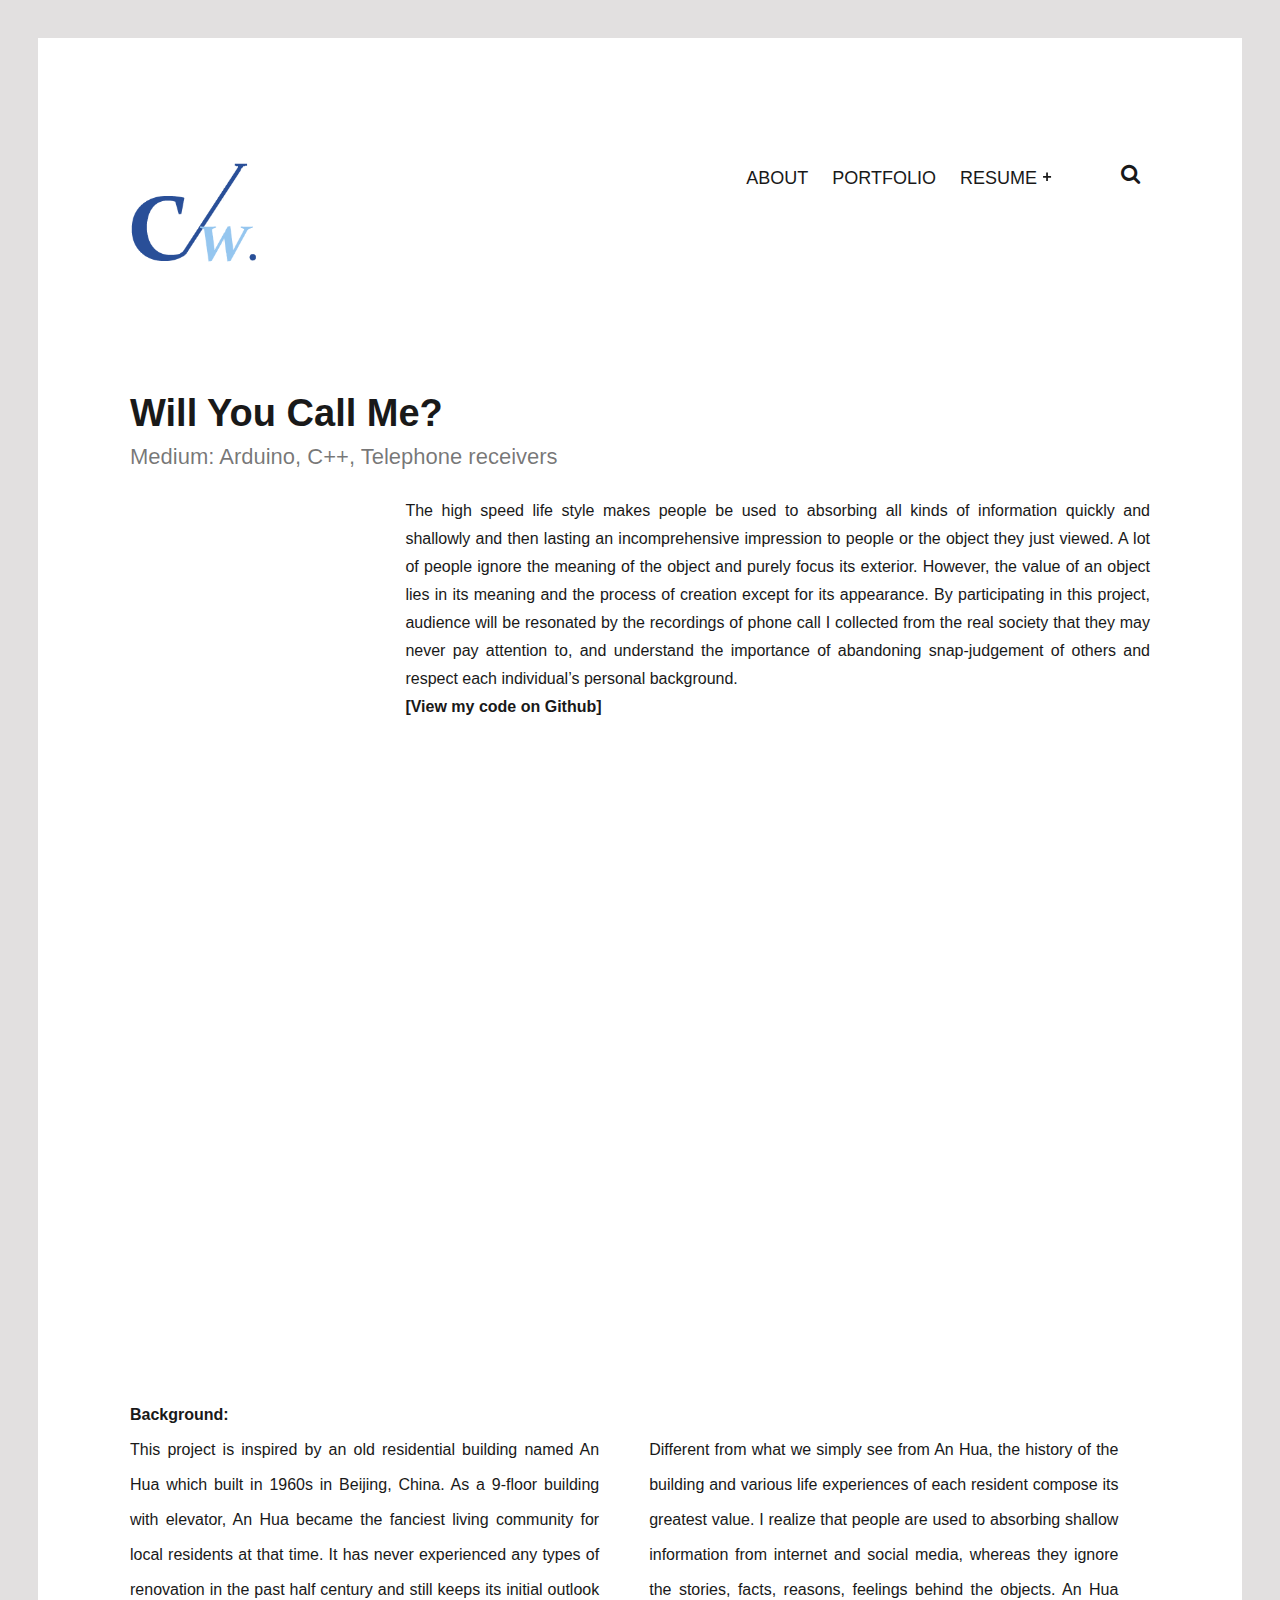
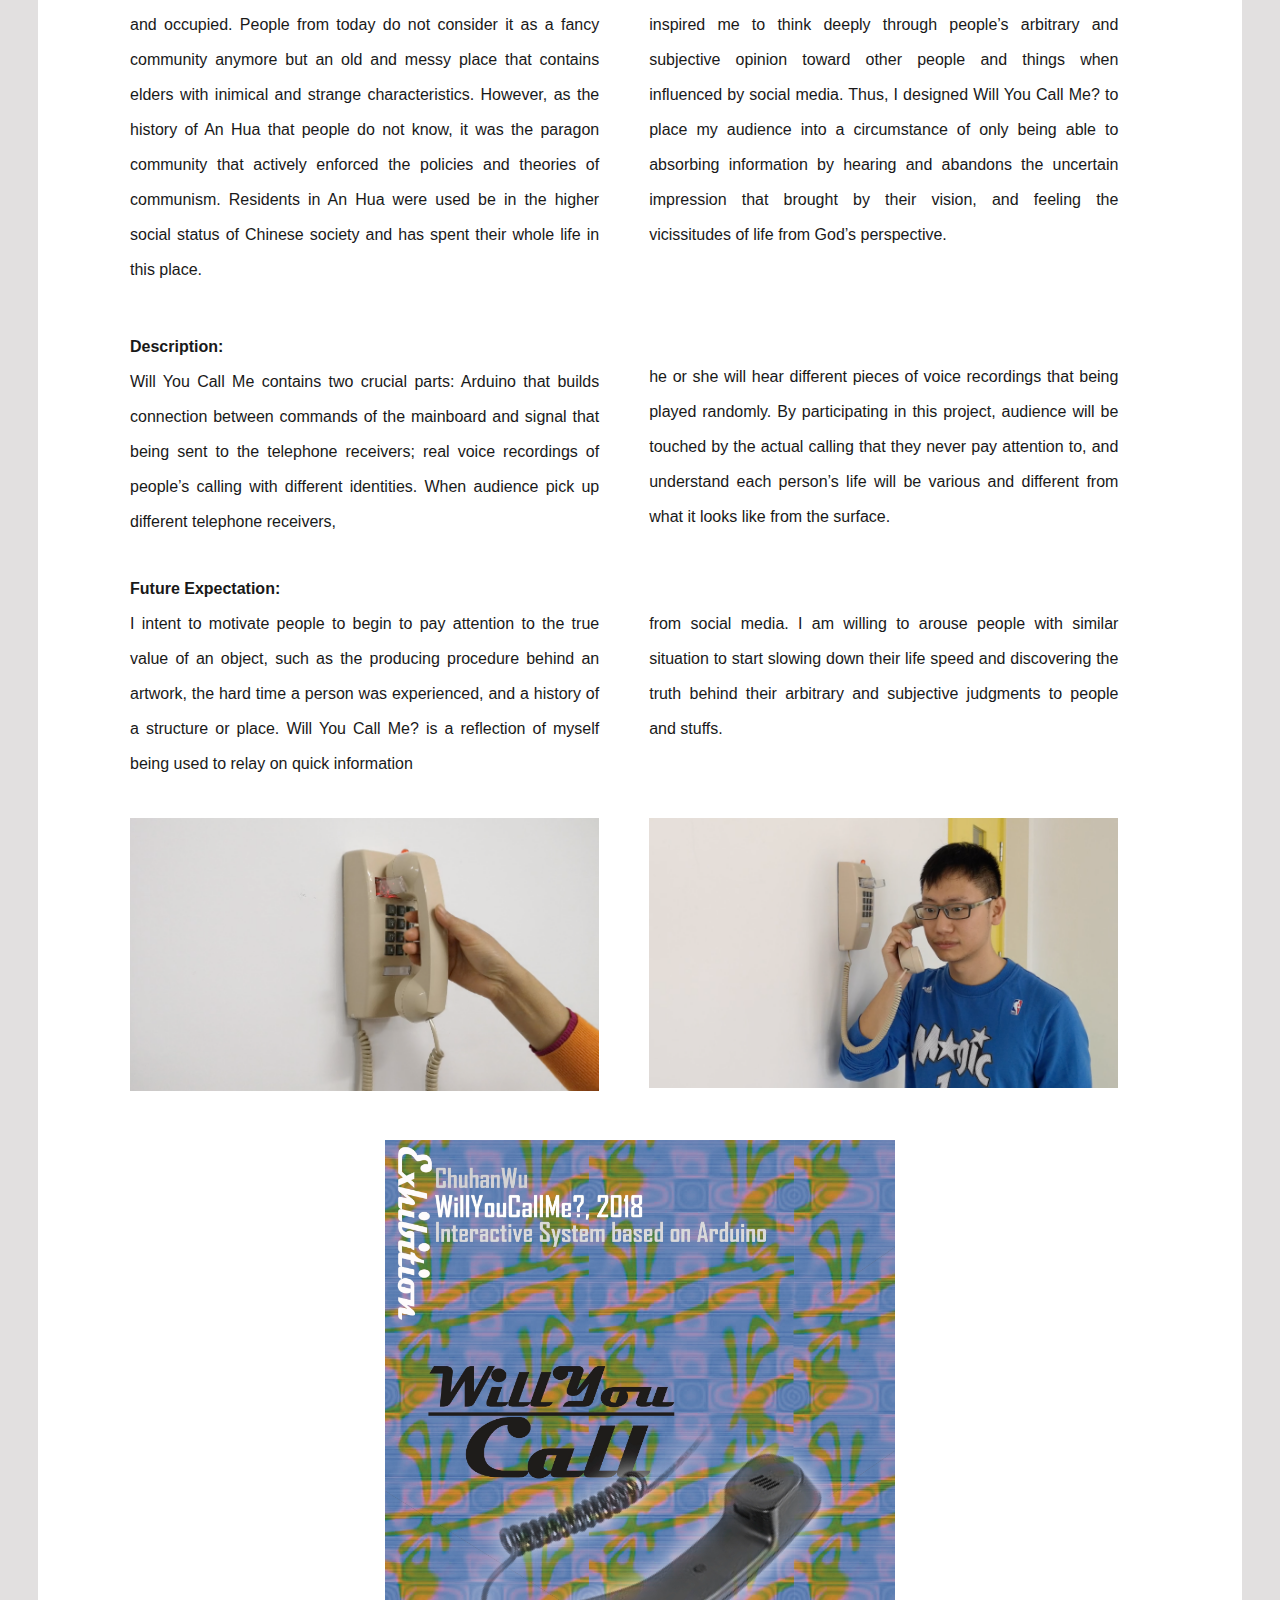
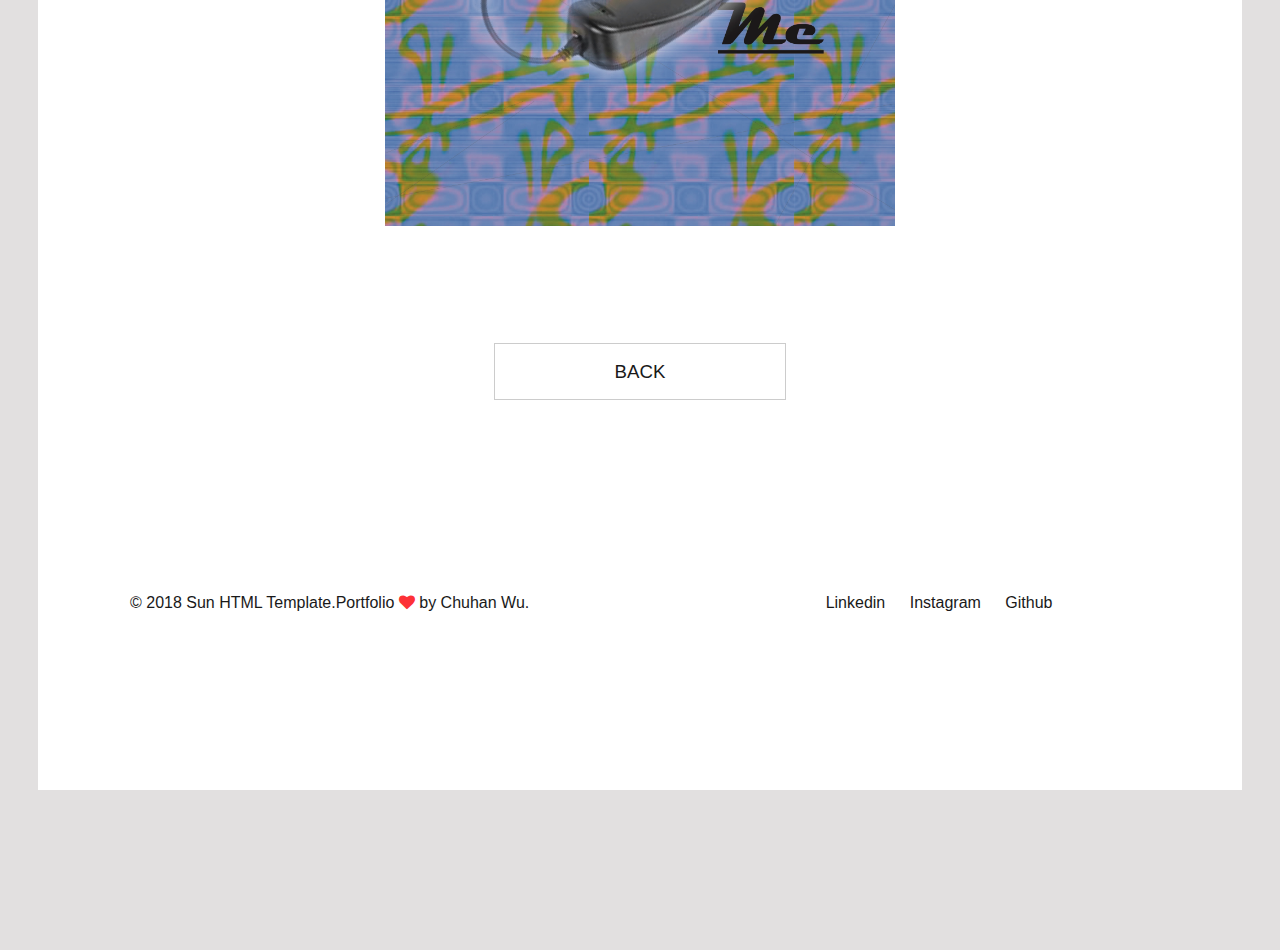
<file: wycm.html>
<!DOCTYPE HTML>
<html lang="en-US">
      <head>
        <!-- Global site tag (gtag.js) - Google Analytics -->
        <script async src="https://www.googletagmanager.com/gtag/js?id=UA-130570399-1"></script>
        <script>
          window.dataLayer = window.dataLayer || [];
          function gtag(){dataLayer.push(arguments);}
          gtag('js', new Date());

          gtag('config', 'UA-130570399-1');
        </script>
          <title>Chuhan Wu - Interactive Art Portfolio</title>
          <meta http-equiv="Content-Type" content="text/html; charset=UTF-8">
          <meta name="description" content="Template by Dry Themes" />
          <meta name="keywords" content="HTML, CSS, JavaScript, PHP" />
          <meta name="author" content="DryThemes" />
          <meta name="viewport" content="width=device-width, initial-scale=1, maximum-scale=1">

          <link rel="shortcut icon" href="images/favicon.png" />
          <!-- <link href='http://fonts.googleapis.com/css?family=Montserrat:400,700%7CPT+Serif:400,700' rel='stylesheet' type='text/css'>		 -->
          <link rel="stylesheet" type="text/css"  href='css/clear.css' />
          <link rel="stylesheet" type="text/css"  href='css/common.css' />
          <link rel="stylesheet" type="text/css"  href='css/font-awesome.min.css' />
          <link rel="stylesheet" type="text/css"  href='css/carouFredSel.css' />
          <link rel="stylesheet" type="text/css"  href='css/prettyPhoto.css' />
          <link rel="stylesheet" type="text/css"  href='css/sm-clean.css' />
          <link rel="stylesheet" type="text/css"  href='style.css' />

          <!--[if lt IE 9]>
                  <script src="js/html5shiv.js"></script>
                  <script src="js/respond.min.js"></script>
          <![endif]-->

      </head>
    <body class="single single-portfolio">

        <table class="doc-loader">
            <tbody>
                <tr>
                    <td>
                        <img src="images/ajax-document-loader.gif" alt="Loading...">
                    </td>
                </tr>
            </tbody>
        </table>

        <div class="header-search">
            <div class="content-1330 center-relative">
                <form class="search-form">
                    <label>
                        <input type="search" class="search-field" placeholder="Search ..." value="" name="s" title="Search for:">
                    </label>
                </form>
            </div>
        </div>


        <div class="body-wrapper">
            <div class="content-1330 header-holder center-relative">
                <div class="header-logo left">

                    <h1 class="site-title">
                        <a href="index.html">
                            <img style="height:100px;" src="images/wch-logo.png" alt="Chuhan Wu Logo">
                        </a>
                    </h1>

                </div>

                <div class="header-menu right">
                    <nav id="header-main-menu" class="left">
                        <ul class="main-menu sm sm-clean">

                            <li>
                                <a href="about.html">ABOUT</a>
                            </li>
                            <li>
                                <a href="portfolio.html">PORTFOLIO</a>
                            </li>

                            <li>
                                <a href="#">RESUME</a>
                                <ul class="sub-menu">
                                    <li>
                                        <a href="images/resume-IxM-final.pdf">Design</a>
                                    </li>
                                    <li>
                                        <a href="images/resume-Journalism-final.pdf">Media & Journalism</a>
                                    </li>

                                </ul>
                            </li>
                        </ul>
                    </nav>
                    <div class="toggle-holder relative right">
                        <div id="toggle">
                            <i class="fa fa-search"></i>
                        </div>
                    </div>
                    <div class="clear"></div>
                </div>
                <div class="clear"></div>
            </div>

            <div id="content" class="site-content content-1330 center-relative">

              <div class="page-desc">
                <h1><strong>Will You Call Me?</strong></h1>
               <h6>Medium: Arduino, C++, Telephone receivers </h6>

               <div class="three_fourth description" style="float:right;">
                The high speed life style makes people be used to absorbing all kinds of information quickly and shallowly and then lasting an incomprehensive impression to people or the object they just viewed. A lot of people ignore the meaning of the object and purely focus its exterior. However, the value of an object lies in its meaning and the process of creation except for its appearance. By participating in this project, audience will be resonated by the recordings of phone call I collected from the real society that they may never pay attention to, and understand the importance of abandoning snap-judgement of others and respect each individual’s personal background.

 <p> <a href="https://github.com/chuhan-wu/willYouCallMe"> <strong>[View my code on Github]</strong>
   </a></p>

               </div>


              </div>
              <div class="clear"></div>



                <article>
                    <div class="content-1330 center-relative clear">
                        <div class="entry-content">
                            <div class="content-wrap">

                                <div class="one top-0">
                                  <iframe src="https://player.vimeo.com/video/303449127" width="960" height="540" frameborder="0" webkitallowfullscreen mozallowfullscreen allowfullscreen></iframe><br>
                                </div>
                                <div class="clear"></div>


                                <!-- <div class="one_half text-right portfolio-item-info">
                                    <strong>Project Name:</strong>&nbsp;Handmade<br>
                                    <strong>Client:</strong> Est Lorem<br>
                                    <strong>Year:</strong> 2015<p></p>
                                    <p>&nbsp;</p>
                                    <p>&nbsp;</p>

                                </div> -->
                                <div class="one_half">
                                    <strong>Background: </strong><br>
                                    <p>
This project is inspired by an old residential building named An Hua which built in 1960s in Beijing, China. As a 9-floor building with elevator, An Hua became the fanciest living community for local residents at that time. It has never experienced any types of renovation in the past half century and still keeps its initial outlook and occupied. People from today do not consider it as a fancy community anymore but an old and messy place that contains elders with inimical and strange characteristics. However, as the history of An Hua that people do not know, it was the paragon community that actively enforced the policies and theories of communism. Residents in An Hua were used be in the higher social status of Chinese society and has spent their whole life in this place.                                     </p>
                                </div>

                                <div class="one_half last">
                                    <p>&nbsp;</p>
                                    <p>Different from what we simply see from An Hua, the history of the building and various life experiences of each resident compose its greatest value.
I realize that people are used to absorbing shallow information from internet and social media, whereas they ignore the stories, facts, reasons, feelings behind the objects. An Hua inspired me to think deeply through people’s arbitrary and subjective opinion toward other people and things when influenced by social media. Thus, I designed Will You Call Me? to place my audience into a circumstance of only being able to absorbing information by hearing and abandons the uncertain impression that brought by their vision, and feeling the vicissitudes of life from God’s perspective.
</p>
                                </div>

                                <div class="one_half aligncenter">
                                  <strong>Description:</strong><br>
                                    <p>

                                    Will You Call Me contains two crucial parts: Arduino that builds connection between commands of the mainboard and signal that being sent to the telephone receivers; real voice recordings of people’s calling with different identities. When audience pick up different telephone receivers,
                                    </p>
                                </div>

                                <div class="one_half last">
                                    <p>&nbsp;</p>
                                    <p>he or she will hear different pieces of voice recordings that being played randomly.
By participating in this project, audience will be touched by the actual calling that they never pay attention to, and understand each person’s life will be various and different from what it looks like from the surface.                                    </p>
                                </div>

                                <div class="one_half">
                                  <strong>Future Expectation:</strong><br>
                                    <p>

                                      I intent to motivate people to begin to pay attention to the true value of an object, such as the producing procedure behind an artwork, the hard time a person was experienced, and a history of a structure or place. Will You Call Me? is a reflection of myself being used to relay on quick information
                                    </p>
                                </div>

                                <div class="one_half last">
                                    <p>&nbsp;</p>
                                    <p> from social media.
I am willing to arouse people with similar situation to start slowing down their life speed and discovering the truth behind their arbitrary and subjective judgments to people and stuffs.                                   </p>
                                </div>
                                <div class="clear"></div>

                                <div class="one_half" >
                                  <img src="demo-images/wycm1.png" alt=""><br>
                                </div>

                                <div class="one_half last">
                                    <img src="demo-images/wycm2.png" alt=""><br>
                                </div>

<div class="" style="width:50%; margin:0 auto;">
  <img style="width:100%;" src="demo-images/wycm-poster.jpg" alt=""><br>
</div>




                                <div class="clear"></div>
                                <p>&nbsp;</p>
                                <p>&nbsp;</p>
                                <p>&nbsp;</p>

                                <div class="center-text">
                                    <a href="portfolio.html" target="_self" class="button ">BACK</a>
                                </div>
                                <div class="clear"></div>
                            </div>
                        </div>
                        <div class="clear"></div>
                    </div>
                </article>
            </div>

            <!--Footer-->

            <footer class="footer">
                <div class="content-1330 center-relative">
                    <ul>
                        <li class="left-footer-content">
                            © 2018 Sun HTML Template.Portfolio <i class="fa fa-heart"></i> by <a href="http://chuhan-wu.art">Chuhan Wu</a>.
                        </li>

                        <!-- <li class="center-footer-content">
                            <a href="index.html">
                                <img src="images/wch-logo.png" alt="logo footer">
                            </a>
                        </li> -->

                        <li class="right-footer-contnet">
                            <a href="https://www.linkedin.com/in/chuhan-wu-93b0ab16b/">Linkedin</a>
                            <a href="https://www.instagram.com/aubreeywuuu/">Instagram</a>
                            <a href="https://github.com/chuhan-wu">Github</a>
                        </li>

                    </ul>
                </div>
            </footer>

            <!-- End .body-border -->
        </div>



        <!--Load JavaScript-->
        <script src="js/jquery.js"></script>
        <script src='js/jquery.fitvids.js'></script>
        <script src='js/jquery.smartmenus.min.js'></script>
        <script src='js/imagesloaded.pkgd.js'></script>
        <script src='js/isotope.pkgd.js'></script>
        <script src='js/jquery.carouFredSel-6.0.0-packed.js'></script>
        <script src='js/jquery.mousewheel.min.js'></script>
        <script src='js/jquery.touchSwipe.min.js'></script>
        <script src='js/jquery.easing.1.3.js'></script>
        <script src='js/jquery.prettyPhoto.js'></script>
        <script src='js/jquery.ba-throttle-debounce.min.js'></script>
        <script src='js/jquery.nicescroll.min.js'></script>
        <script src='js/main.js'></script>
        <!-- <script src="https://player.vimeo.com/api/player.js"></script> -->


    </body>
</html>
</file>
<file: css/clear.css>
html, body, div, span, object, iframe,
h1, h2, h3, h4, h5, h6, p, blockquote, pre,
abbr, address, cite, code,
del, dfn, em, img, ins, kbd, q, samp,
small, strong, sub, sup, var,
b, i, ol, ul, li,
fieldset, form, label, legend,
table, caption, tbody, tfoot, thead, tr, th, td,
article, aside, canvas, details, figcaption, figure, 
footer, header, hgroup, menu, nav, section, summary,
time, mark, audio, video {
    margin:0;
    padding:0;
    border:0;
    outline: none;
    font-size:100%;
    vertical-align:baseline;
    background:transparent;
}

body {
    line-height:1;
}

article,aside,details,figcaption,figure,
footer,header,hgroup,menu,nav,section { 
    display:block;
}

nav ul,ul,ol {
    list-style:none;
}

blockquote, q {
    quotes:none;
}

blockquote:before, blockquote:after,
q:before, q:after {
    content:'';
    content:none;
}

a {
    margin:0;
    padding:0;
    font-size:100%;
	outline: none;
    vertical-align:baseline;
    background:transparent;
}

ins {
    background-color:#ff9;
    color:#000;
    text-decoration:none;
}

mark {
    background-color:#ff9;
    color:#000; 
    font-style:italic;
    font-weight:bold;
}

del {
    text-decoration: line-through;
}

abbr[title], dfn[title] {
    border-bottom:1px dotted;
    cursor:help;
}

table {
    border-collapse:collapse;
    border-spacing:0;
}

hr {
    display:block;
    height:1px;
    border:0;   
    border-top:1px solid #cccccc;
    margin:1em 0;
    padding:0;
}

input, select {
    vertical-align:middle;
}

input:focus, textarea:focus
{
    outline: none;
}
</file>
<file: css/common.css>
.block
{
    display: block;
}
.hidden
{
    display: none;
}
.clear
{
    clear: both;
}
.left
{
    float: left;
}
.right
{
    float: right;
}
.line-height
{
    line-height: 0;
}
.clear-right
{
    clear: right;
}
.clear-left
{
    clear: left;
}
.center-relative
{
    margin-left: auto;
    margin-right: auto;
}
.center-absolute
{
    left: 50%;
}
.center-text
{
    text-align: center !important;
}
.text-left
{
    text-align: left;
}
.text-right
{
    text-align: right;
}
.absolute
{
    position: absolute;
}
.fixed
{
    position: fixed;
}
.relative
{
    position: relative;
}
.margin-0, .margin-0 img
{
    margin: 0 !important;
    line-height: 0;
}
.top-0
{
    margin-top: 0 !important;
}
.top-5
{
    margin-top: 5px !important;
}
.top-10
{
    margin-top: 10px;
}
.top-15
{
    margin-top: 15px;
}
.top-20
{
    margin-top: 20px;
}
.top-25
{
    margin-top: 25px;
}
.top-30
{
    margin-top: 30px;
}
.top-50
{
    margin-top: 50px;
}
.top-60
{
    margin-top: 60px;
}
.top-70
{
    margin-top: 70px;
}
.top-75
{
    margin-top: 75px;
}
.top-80
{
    margin-top: 80px;
}
.top-100
{
    margin-top: 100px;
}
.top-105
{
    margin-top: 105px;
}
.top-120
{
    margin-top: 120px;
}
.top-150
{
    margin-top: 150px;
}
.top-200
{
    margin-top: 200px;
}
.top-negative-30
{
    margin-top: -30px;
}
.left-35
{
    margin-left:35px;
}
.right-15
{
    margin-right:5px;
}
.right-35
{
    margin-right:35px;
}
.bottom-0
{
    margin-bottom: 0 !important;
}
.bottom-10
{
    margin-bottom: 10px !important;
}
.bottom-20
{
    margin-bottom: 20px !important;
}
.bottom-25
{
    margin-bottom: 25px !important;
}
.bottom-30
{
    margin-bottom: 30px !important;
}
.bottom-50
{
    margin-bottom: 50px !important;
}
.bottom-100
{
    margin-bottom: 100px !important;
}
.bottom-150
{
    margin-bottom: 150px !important;
}
.bottom-200
{
    margin-bottom: 200px !important;
}
.width-25
{
    width: 25%;
}
.width-50
{
    width: 50%;
}
.width-75
{
    width: 75%;
}
.width-85
{
    width: 85%;
}
.width-100
{
    width: 100%;
}
blockquote
{
    border-left: 10px solid #FD3137;
    padding-left: 60px;
    margin-top: 50px;
    margin-bottom: 50px;
    font-family: 'Montserrat', sans-serif, Arial;
    font-size: 24px;
    line-height: 44px;
    color: #b5b5b5;
}
blockquote.inline-blockquote
{
    width: 480px;
    float: left;
    margin-left: -178px;
    margin-right: 100px;
}
.wrap-blockquote
{
    display: inline;
}
address
{
    font-size: 32px;
    line-height: 50px;
    font-style: normal;
}
iframe
{
    width: 100%;
}
a.button
{
    display: inline-block;
    color: #191919;
    border: 1px solid #ccc;
    text-align: center;
    padding: 10px 120px;
    cursor: pointer;
    margin-bottom: 15px;
    vertical-align: middle;
    text-decoration: none;
    font-size: 14pt;
}
a.button:active
{
    position: relative;
    top: 1px;
}
a.button:hover
{
    color: white;
    background-color: #000;
}
h1,h2,h3,h4,h5,h6
{
    padding: 5px 0 0 0;
}
h1
{
    font-size: 38px;
    line-height: 38px;
}
h2
{
    font-size: 34px;
    line-height: 34px;
}
h3
{
    font-size: 32px;
    line-height: 32px;
}
h4
{
    font-size: 30px;
}
h5
{
    font-size: 28px;
}
h6
{
  font-weight: normal;
    font-family: Helvetica;
    font-size: 22px;
    color: rgba(0, 0, 0, 0.54);
}
em
{
    font-style: italic;
}
ol
{
    list-style-type: decimal;
}
pre
{
    word-wrap: break-word;
}
.single-content table, .single-content th, .single-content td, .page-content table, .page-content th, .page-content td
{
    border:1px solid black;
    padding: 10px;
    vertical-align: middle;
}
sup
{
    vertical-align: super;
    font-size: smaller;
}
sub
{
    vertical-align: sub;
    font-size: smaller;
}
.single-content ol
{
    display: block;
    list-style-type: decimal;
    margin: 0 0 14px 17px;
}
.single-content ul
{
    display: block;
    list-style-type: disc;
    margin: 0 0 14px 17px;
}

/* COLUMNS */

.one,    .one_third,  .two_third,
.one_fourth{
    margin-right: 200px;
    float: left;
    position: relative;
    margin-bottom: 30px;
}

.one_half{

  margin-right: 50px !important;
  float: left;
  position: relative;
  margin-bottom: 30px;
}

.one_half_center{
  width: 48%;
  margin-right: 50px !important;
  
  position: relative;
  margin-bottom: 30px;

}

.three_fourth{

  float: left;
  position: relative;
  margin-bottom: 10px;

}

.two_third_right{
  width: 320px;
  float:right;

}


.last{
    margin-right: 0 !important;
    clear: right;
}
.one{
    float: none;
    display: block;
    clear: both;
    margin-right: 0;


}
.one_half{
    width: 48%;
}
.one_third{
    width: 310px;
}
.two_third{
    width: 820px;
}
.one_fourth{
    width: 182px;
}
.three_fourth{
    width: 948px;
}
.one img,  .one_half img,  .one_third img,  .two_third img,
.three_fourth img,  .one_fourth img{
    max-width: 100%;
    height: auto;
    max-height: 100%;
    width: auto;
}

.one_half.margin-0{
    width: 50%;
}
.one_third.margin-0{
    width: 33.333333333%;
}
.two_third.margin-0{
    width: 66.666666666%;
}
.one_fourth.margin-0{
    width: 25%;
}
.three_fourth.margin-0{
    width: 75%;
}

/* MENU */

/* Mobile first layout SmartMenus Core CSS (it's not recommended editing these rules)
   You need this once per page no matter how many menu trees or different themes you use.
-------------------------------------------------------------------------------------------*/

.sm,.sm ul,.sm li{display:block;list-style:none;margin:0;padding:0;line-height:normal;direction:ltr;-webkit-tap-highlight-color:rgba(0,0,0,0);}
.sm-rtl,.sm-rtl ul,.sm-rtl li{direction:rtl;text-align:right;}
.sm>li>h1,.sm>li>h2,.sm>li>h3,.sm>li>h4,.sm>li>h5,.sm>li>h6{margin:0;padding:0;}
.sm ul{display:none;}
.sm li,.sm a{position:relative;}
.sm a{display:block;}
.sm a.disabled{cursor:not-allowed;}
.sm:after{content:"\00a0";display:block;height:0;font:0px/0 serif;clear:both;visibility:hidden;overflow:hidden;}
.sm,.sm *,.sm *:before,.sm *:after{-moz-box-sizing:border-box;-webkit-box-sizing:border-box;box-sizing:border-box;}




/* WP DEFAULT CLASSES */

.alignnone {
    margin: 5px 20px 20px 0;
}

.aligncenter,
div.aligncenter {
    display: block;
    margin: 5px auto 5px auto;
}

.alignright {
    float:right;
    margin: 5px 0 20px 20px;
}

.alignleft {
    float: left;
    margin: 5px 20px 20px 0;
}

.aligncenter {
    display: block;
    margin: 5px auto 5px auto;
}

a img.alignright {
    float: right;
    margin: 5px 0 20px 20px;
}

a img.alignnone {
    margin: 20px 0px;
}

a img.alignleft {
    float: left;
    margin: 5px 20px 20px 0;
}

a img.aligncenter {
    display: block;
    margin-left: auto;
    margin-right: auto;
}

.wp-caption {
    max-width: 100%;
}

.wp-caption.alignnone {
    margin: 20px 0px;
}

.wp-caption.alignleft {
    margin: 5px 20px 20px 0;
    text-align: left;
}

.wp-caption.alignright {
    margin: 5px 0 20px 20px;
    text-align: right;
}

.wp-caption img {
    width: auto;
    height: auto;
    max-width: 100%;
    max-height: 100%;
}

.wp-caption p.wp-caption-text {
    font-size: 11px;
    line-height: 17px;
    margin: 0;
    padding: 0 4px 5px;
    text-align: right;
}
.gallery-caption
{
    font-size: 100%;
}
.bypostauthor
{
    font-size: 100%;
}
/* Text meant only for screen readers. */
.screen-reader-text {
	clip: rect(1px, 1px, 1px, 1px);
	position: absolute !important;
	height: 1px;
	width: 1px;
	overflow: hidden;
}

.screen-reader-text:focus {
	background-color: #f1f1f1;
	border-radius: 3px;
	box-shadow: 0 0 2px 2px rgba(0, 0, 0, 0.6);
	clip: auto !important;
	color: #21759b;
	display: block;
	font-size: 14px;
	font-size: 0.875rem;
	font-weight: bold;
	height: auto;
	left: 5px;
	line-height: normal;
	padding: 15px 23px 14px;
	text-decoration: none;
	top: 5px;
	width: auto;
	z-index: 100000; /* Above WP toolbar. */
}
</file>
<file: css/carouFredSel.css>
.list_carousel.responsive {	
	margin-left: 0;
	width: 91%;
}
.list_carousel ul {
	margin: 0;
	padding: 0;
	list-style: none;
	display: block;
}
.list_carousel li {
	text-align: center;		
	padding: 0;
	display: block;
	float: left;
	position: relative;
}	
.list_carousel li img{
	width: 100% !important;
	height: auto !important;
	max-width: none !important;
	max-height: none !important;
}
a.image_slider_prev{background-image: url(../images/navigation_arrows_left.png); width: 105px; height: 90px; z-index: 2;}
a.image_slider_prev:hover{background-position: 0 -90px;}
a.image_slider_next{background-image: url(../images/navigation_arrows_right.png); width: 105px; height: 90px; z-index: 2;}
a.image_slider_next:hover{background-position: 0 -90px;}
.carousel_pagination {margin-top: 50px; margin-bottom: 50px; margin-left: 160px;}
.carousel_pagination a {margin: 0 0 0 5px; float: left;}
.carousel_pagination a:first-child {margin: 0;}
.carousel_pagination a {width: 25px; height: 10px; display: block; cursor: pointer; text-indent: -9999px;}
.caroufredsel_wrapper{z-index: 1 !important; margin-top: 0 !important; margin-left: 0 !important;}
</file>
<file: css/prettyPhoto.css>
/* ------------------------------------------------------------------------
        This you can edit.
------------------------------------------------------------------------- */

/* ----------------------------------
        Default Theme
----------------------------------- */

div.pp_default .pp_top,
div.pp_default .pp_top .pp_middle,
div.pp_default .pp_top .pp_left,
div.pp_default .pp_top .pp_right,
div.pp_default .pp_bottom,
div.pp_default .pp_bottom .pp_left,
div.pp_default .pp_bottom .pp_middle,
div.pp_default .pp_bottom .pp_right { height: 13px; }

div.pp_default .pp_content .ppt { color: #f8f8f8; }
div.pp_default .pp_content_container .pp_left { padding-left: 13px; }
div.pp_default .pp_content_container .pp_right { padding-right: 13px; }
/*div.pp_default .pp_content { background-color: #fff; }*/
div.pp_default .pp_next:hover { background: url(../images/prettyPhoto/default/sprite_next.png) center right  no-repeat; cursor: pointer; } /* Next button */
div.pp_default .pp_previous:hover { background: url(../images/prettyPhoto/default/sprite_prev.png) center left no-repeat; cursor: pointer; } /* Previous button */
div.pp_default .pp_expand { background: url(../images/prettyPhoto/default/sprite.png) 0 -29px no-repeat; cursor: pointer; width: 28px; height: 28px; } /* Expand button */
div.pp_default .pp_expand:hover { background: url(../images/prettyPhoto/default/sprite.png) 0 -56px no-repeat; cursor: pointer; } /* Expand button hover */
div.pp_default .pp_contract { background: url(../images/prettyPhoto/default/sprite.png) 0 -84px no-repeat; cursor: pointer; width: 28px; height: 28px; } /* Contract button */
div.pp_default .pp_contract:hover { background: url(../images/prettyPhoto/default/sprite.png) 0 -113px no-repeat; cursor: pointer; } /* Contract button hover */
div.pp_default .pp_close { width: 30px; height: 30px; background: url(../images/prettyPhoto/default/sprite.png) 2px 1px no-repeat; cursor: pointer; } /* Close button */
div.pp_default #pp_full_res .pp_inline { color: #000; background-color: white; padding: 30px; } 
.pp_inline img {max-width: 100%; max-height: 100%; width: auto; height: auto;}
div.pp_default .pp_gallery ul li a { background: url(../images/prettyPhoto/default/default_thumb.png) center center #f8f8f8; border:1px solid #aaa; }
div.pp_default .pp_gallery ul li a:hover,
div.pp_default .pp_gallery ul li.selected a { border-color: #fff; }
div.pp_default .pp_social { margin-top: 7px;}

div.pp_default .pp_gallery a.pp_arrow_previous,
div.pp_default .pp_gallery a.pp_arrow_next { position: static; left: auto; }
div.pp_default .pp_nav .pp_play,
div.pp_default .pp_nav .pp_pause { background: url(../images/prettyPhoto/default/sprite.png) -51px 1px no-repeat; height:30px; width:30px; }
div.pp_default .pp_nav .pp_pause { background-position: -51px -29px; }
div.pp_default .pp_details { position: relative; }
div.pp_default a.pp_arrow_previous,
div.pp_default a.pp_arrow_next { background: url(../images/prettyPhoto/default/sprite.png) -31px -3px no-repeat; height: 20px; margin: 4px 0 0 0; width: 20px; }
div.pp_default a.pp_arrow_next { left: 52px; background-position: -82px -3px; } /* The next arrow in the bottom nav */
div.pp_default .pp_content_container .pp_details { margin-top: 5px; }
div.pp_default .pp_nav { clear: none; height: 30px; width: 110px; position: relative; }
div.pp_default .pp_nav .currentTextHolder{ font-family: Georgia; font-style: italic; color:#999; font-size: 11px; left: 75px; line-height: 25px; margin: 0; padding: 0 0 0 10px; position: absolute; top: 2px; }

div.pp_default .pp_close:hover, div.pp_default .pp_nav .pp_play:hover, div.pp_default .pp_nav .pp_pause:hover, div.pp_default .pp_arrow_next:hover, div.pp_default .pp_arrow_previous:hover { opacity:0.7; }

div.pp_default .pp_description{ font-size: 11px; font-weight: bold; line-height: 14px; margin: 5px 50px 5px 0; }


div.pp_default .pp_loaderIcon { background: url(../images/prettyPhoto/default/loader.gif) center center no-repeat; background-color: white;} /* Loader icon */


/* ----------------------------------
        Light Rounded Theme
----------------------------------- */


div.light_rounded .pp_top .pp_left { background: url(../images/prettyPhoto/light_rounded/sprite.png) -88px -53px no-repeat; } /* Top left corner */
div.light_rounded .pp_top .pp_middle { background: #fff; } /* Top pattern/color */
div.light_rounded .pp_top .pp_right { background: url(../images/prettyPhoto/light_rounded/sprite.png) -110px -53px no-repeat; } /* Top right corner */

div.light_rounded .pp_content .ppt { color: #000; }
div.light_rounded .pp_content_container .pp_left,
div.light_rounded .pp_content_container .pp_right { background: #fff; }
div.light_rounded .pp_content { background-color: #fff; } /* Content background */
div.light_rounded .pp_next:hover { background: url(../images/prettyPhoto/light_rounded/btnNext.png) center right  no-repeat; cursor: pointer; } /* Next button */
div.light_rounded .pp_previous:hover { background: url(../images/prettyPhoto/light_rounded/btnPrevious.png) center left no-repeat; cursor: pointer; } /* Previous button */
div.light_rounded .pp_expand { background: url(../images/prettyPhoto/light_rounded/sprite.png) -31px -26px no-repeat; cursor: pointer; } /* Expand button */
div.light_rounded .pp_expand:hover { background: url(../images/prettyPhoto/light_rounded/sprite.png) -31px -47px no-repeat; cursor: pointer; } /* Expand button hover */
div.light_rounded .pp_contract { background: url(../images/prettyPhoto/light_rounded/sprite.png) 0 -26px no-repeat; cursor: pointer; } /* Contract button */
div.light_rounded .pp_contract:hover { background: url(../images/prettyPhoto/light_rounded/sprite.png) 0 -47px no-repeat; cursor: pointer; } /* Contract button hover */
div.light_rounded .pp_close { width: 75px; height: 22px; background: url(../images/prettyPhoto/light_rounded/sprite.png) -1px -1px no-repeat; cursor: pointer; } /* Close button */
div.light_rounded .pp_details { position: relative; }
div.light_rounded .pp_description { margin-right: 85px; }
div.light_rounded #pp_full_res .pp_inline { color: #000; } 
div.light_rounded .pp_gallery a.pp_arrow_previous,
div.light_rounded .pp_gallery a.pp_arrow_next { margin-top: 12px !important; }
div.light_rounded .pp_nav .pp_play { background: url(../images/prettyPhoto/light_rounded/sprite.png) -1px -100px no-repeat; height: 15px; width: 14px; }
div.light_rounded .pp_nav .pp_pause { background: url(../images/prettyPhoto/light_rounded/sprite.png) -24px -100px no-repeat; height: 15px; width: 14px; }

div.light_rounded .pp_arrow_previous { background: url(../images/prettyPhoto/light_rounded/sprite.png) 0 -71px no-repeat; } /* The previous arrow in the bottom nav */
div.light_rounded .pp_arrow_previous.disabled { background-position: 0 -87px; cursor: default; }
div.light_rounded .pp_arrow_next { background: url(../images/prettyPhoto/light_rounded/sprite.png) -22px -71px no-repeat; } /* The next arrow in the bottom nav */
div.light_rounded .pp_arrow_next.disabled { background-position: -22px -87px; cursor: default; }

div.light_rounded .pp_bottom .pp_left { background: url(../images/prettyPhoto/light_rounded/sprite.png) -88px -80px no-repeat; } /* Bottom left corner */
div.light_rounded .pp_bottom .pp_middle { background: #fff; } /* Bottom pattern/color */
div.light_rounded .pp_bottom .pp_right { background: url(../images/prettyPhoto/light_rounded/sprite.png) -110px -80px no-repeat; } /* Bottom right corner */

div.light_rounded .pp_loaderIcon { background: url(../images/prettyPhoto/light_rounded/loader.gif) center center no-repeat; } /* Loader icon */

/* ----------------------------------
        Dark Rounded Theme
----------------------------------- */

div.dark_rounded .pp_top .pp_left { background: url(../images/prettyPhoto/dark_rounded/sprite.png) -88px -53px no-repeat; } /* Top left corner */
div.dark_rounded .pp_top .pp_middle { background: url(../images/prettyPhoto/dark_rounded/contentPattern.png) top left repeat; } /* Top pattern/color */
div.dark_rounded .pp_top .pp_right { background: url(../images/prettyPhoto/dark_rounded/sprite.png) -110px -53px no-repeat; } /* Top right corner */

div.dark_rounded .pp_content_container .pp_left { background: url(../images/prettyPhoto/dark_rounded/contentPattern.png) top left repeat-y; } /* Left Content background */
div.dark_rounded .pp_content_container .pp_right { background: url(../images/prettyPhoto/dark_rounded/contentPattern.png) top right repeat-y; } /* Right Content background */
div.dark_rounded .pp_content { background: url(../images/prettyPhoto/dark_rounded/contentPattern.png) top left repeat; } /* Content background */
div.dark_rounded .pp_next:hover { background: url(../images/prettyPhoto/dark_rounded/btnNext.png) center right  no-repeat; cursor: pointer; } /* Next button */
div.dark_rounded .pp_previous:hover { background: url(../images/prettyPhoto/dark_rounded/btnPrevious.png) center left no-repeat; cursor: pointer; } /* Previous button */
div.dark_rounded .pp_expand { background: url(../images/prettyPhoto/dark_rounded/sprite.png) -31px -26px no-repeat; cursor: pointer; } /* Expand button */
div.dark_rounded .pp_expand:hover { background: url(../images/prettyPhoto/dark_rounded/sprite.png) -31px -47px no-repeat; cursor: pointer; } /* Expand button hover */
div.dark_rounded .pp_contract { background: url(../images/prettyPhoto/dark_rounded/sprite.png) 0 -26px no-repeat; cursor: pointer; } /* Contract button */
div.dark_rounded .pp_contract:hover { background: url(../images/prettyPhoto/dark_rounded/sprite.png) 0 -47px no-repeat; cursor: pointer; } /* Contract button hover */
div.dark_rounded .pp_close { width: 75px; height: 22px; background: url(../images/prettyPhoto/dark_rounded/sprite.png) -1px -1px no-repeat; cursor: pointer; } /* Close button */
div.dark_rounded .pp_details { position: relative; }
div.dark_rounded .pp_description { margin-right: 85px; }
div.dark_rounded .currentTextHolder { color: #c4c4c4; }
div.dark_rounded .pp_description { color: #fff; }
div.dark_rounded #pp_full_res .pp_inline { color: #fff; }
div.dark_rounded .pp_gallery a.pp_arrow_previous,
div.dark_rounded .pp_gallery a.pp_arrow_next { margin-top: 12px !important; }
div.dark_rounded .pp_nav .pp_play { background: url(../images/prettyPhoto/dark_rounded/sprite.png) -1px -100px no-repeat; height: 15px; width: 14px; }
div.dark_rounded .pp_nav .pp_pause { background: url(../images/prettyPhoto/dark_rounded/sprite.png) -24px -100px no-repeat; height: 15px; width: 14px; }

div.dark_rounded .pp_arrow_previous { background: url(../images/prettyPhoto/dark_rounded/sprite.png) 0 -71px no-repeat; } /* The previous arrow in the bottom nav */
div.dark_rounded .pp_arrow_previous.disabled { background-position: 0 -87px; cursor: default; }
div.dark_rounded .pp_arrow_next { background: url(../images/prettyPhoto/dark_rounded/sprite.png) -22px -71px no-repeat; } /* The next arrow in the bottom nav */
div.dark_rounded .pp_arrow_next.disabled { background-position: -22px -87px; cursor: default; }

div.dark_rounded .pp_bottom .pp_left { background: url(../images/prettyPhoto/dark_rounded/sprite.png) -88px -80px no-repeat; } /* Bottom left corner */
div.dark_rounded .pp_bottom .pp_middle { background: url(../images/prettyPhoto/dark_rounded/contentPattern.png) top left repeat; } /* Bottom pattern/color */
div.dark_rounded .pp_bottom .pp_right { background: url(../images/prettyPhoto/dark_rounded/sprite.png) -110px -80px no-repeat; } /* Bottom right corner */

div.dark_rounded .pp_loaderIcon { background: url(../images/prettyPhoto/dark_rounded/loader.gif) center center no-repeat; } /* Loader icon */


/* ----------------------------------
        Dark Square Theme
----------------------------------- */

div.dark_square .pp_left ,
div.dark_square .pp_middle,
div.dark_square .pp_right,
div.dark_square .pp_content { background: #000; }

div.dark_square .currentTextHolder { color: #c4c4c4; }
div.dark_square .pp_description { color: #fff; }
div.dark_square .pp_loaderIcon { background: url(../images/prettyPhoto/dark_square/loader.gif) center center no-repeat; } /* Loader icon */

div.dark_square .pp_expand { background: url(../images/prettyPhoto/dark_square/sprite.png) -31px -26px no-repeat; cursor: pointer; } /* Expand button */
div.dark_square .pp_expand:hover { background: url(../images/prettyPhoto/dark_square/sprite.png) -31px -47px no-repeat; cursor: pointer; } /* Expand button hover */
div.dark_square .pp_contract { background: url(../images/prettyPhoto/dark_square/sprite.png) 0 -26px no-repeat; cursor: pointer; } /* Contract button */
div.dark_square .pp_contract:hover { background: url(../images/prettyPhoto/dark_square/sprite.png) 0 -47px no-repeat; cursor: pointer; } /* Contract button hover */
div.dark_square .pp_close { width: 75px; height: 22px; background: url(../images/prettyPhoto/dark_square/sprite.png) -1px -1px no-repeat; cursor: pointer; } /* Close button */
div.dark_square .pp_details { position: relative; }
div.dark_square .pp_description { margin: 0 85px 0 0; }
div.dark_square #pp_full_res .pp_inline { color: #fff; }
div.dark_square .pp_gallery a.pp_arrow_previous,
div.dark_square .pp_gallery a.pp_arrow_next { margin-top: 12px !important; }
div.dark_square .pp_nav { clear: none; }
div.dark_square .pp_nav .pp_play { background: url(../images/prettyPhoto/dark_square/sprite.png) -1px -100px no-repeat; height: 15px; width: 14px; }
div.dark_square .pp_nav .pp_pause { background: url(../images/prettyPhoto/dark_square/sprite.png) -24px -100px no-repeat; height: 15px; width: 14px; }

div.dark_square .pp_arrow_previous { background: url(../images/prettyPhoto/dark_square/sprite.png) 0 -71px no-repeat; } /* The previous arrow in the bottom nav */
div.dark_square .pp_arrow_previous.disabled { background-position: 0 -87px; cursor: default; }
div.dark_square .pp_arrow_next { background: url(../images/prettyPhoto/dark_square/sprite.png) -22px -71px no-repeat; } /* The next arrow in the bottom nav */
div.dark_square .pp_arrow_next.disabled { background-position: -22px -87px; cursor: default; }

div.dark_square .pp_next:hover { background: url(../images/prettyPhoto/dark_square/btnNext.png) center right  no-repeat; cursor: pointer; } /* Next button */
div.dark_square .pp_previous:hover { background: url(../images/prettyPhoto/dark_square/btnPrevious.png) center left no-repeat; cursor: pointer; } /* Previous button */


/* ----------------------------------
        Light Square Theme
----------------------------------- */

div.light_square .pp_left ,
div.light_square .pp_middle,
div.light_square .pp_right,
div.light_square .pp_content { background: #fff; }

div.light_square .pp_content .ppt { color: #000; }
div.light_square .pp_expand { background: url(../images/prettyPhoto/light_square/sprite.png) -31px -26px no-repeat; cursor: pointer; } /* Expand button */
div.light_square .pp_expand:hover { background: url(../images/prettyPhoto/light_square/sprite.png) -31px -47px no-repeat; cursor: pointer; } /* Expand button hover */
div.light_square .pp_contract { background: url(../images/prettyPhoto/light_square/sprite.png) 0 -26px no-repeat; cursor: pointer; } /* Contract button */
div.light_square .pp_contract:hover { background: url(../images/prettyPhoto/light_square/sprite.png) 0 -47px no-repeat; cursor: pointer; } /* Contract button hover */
div.light_square .pp_close { width: 75px; height: 22px; background: url(../images/prettyPhoto/light_square/sprite.png) -1px -1px no-repeat; cursor: pointer; } /* Close button */
div.light_square .pp_details { position: relative; }
div.light_square .pp_description { margin-right: 85px; }
div.light_square #pp_full_res .pp_inline { color: #000; }
div.light_square .pp_gallery a.pp_arrow_previous,
div.light_square .pp_gallery a.pp_arrow_next { margin-top: 12px !important; }
div.light_square .pp_nav .pp_play { background: url(../images/prettyPhoto/light_square/sprite.png) -1px -100px no-repeat; height: 15px; width: 14px; }
div.light_square .pp_nav .pp_pause { background: url(../images/prettyPhoto/light_square/sprite.png) -24px -100px no-repeat; height: 15px; width: 14px; }

div.light_square .pp_arrow_previous { background: url(../images/prettyPhoto/light_square/sprite.png) 0 -71px no-repeat; } /* The previous arrow in the bottom nav */
div.light_square .pp_arrow_previous.disabled { background-position: 0 -87px; cursor: default; }
div.light_square .pp_arrow_next { background: url(../images/prettyPhoto/light_square/sprite.png) -22px -71px no-repeat; } /* The next arrow in the bottom nav */
div.light_square .pp_arrow_next.disabled { background-position: -22px -87px; cursor: default; }

div.light_square .pp_next:hover { background: url(../images/prettyPhoto/light_square/btnNext.png) center right  no-repeat; cursor: pointer; } /* Next button */
div.light_square .pp_previous:hover { background: url(../images/prettyPhoto/light_square/btnPrevious.png) center left no-repeat; cursor: pointer; } /* Previous button */

div.light_square .pp_loaderIcon { background: url(../images/prettyPhoto/light_rounded/loader.gif) center center no-repeat; } /* Loader icon */


/* ----------------------------------
        Facebook style Theme
----------------------------------- */

div.facebook .pp_top .pp_left { background: url(../images/prettyPhoto/facebook/sprite.png) -88px -53px no-repeat; } /* Top left corner */
div.facebook .pp_top .pp_middle { background: url(../images/prettyPhoto/facebook/contentPatternTop.png) top left repeat-x; } /* Top pattern/color */
div.facebook .pp_top .pp_right { background: url(../images/prettyPhoto/facebook/sprite.png) -110px -53px no-repeat; } /* Top right corner */

div.facebook .pp_content .ppt { color: #000; }
div.facebook .pp_content_container .pp_left { background: url(../images/prettyPhoto/facebook/contentPatternLeft.png) top left repeat-y; } /* Content background */
div.facebook .pp_content_container .pp_right { background: url(../images/prettyPhoto/facebook/contentPatternRight.png) top right repeat-y; } /* Content background */
div.facebook .pp_content { background: #fff; } /* Content background */
div.facebook .pp_expand { background: url(../images/prettyPhoto/facebook/sprite.png) -31px -26px no-repeat; cursor: pointer; } /* Expand button */
div.facebook .pp_expand:hover { background: url(../images/prettyPhoto/facebook/sprite.png) -31px -47px no-repeat; cursor: pointer; } /* Expand button hover */
div.facebook .pp_contract { background: url(../images/prettyPhoto/facebook/sprite.png) 0 -26px no-repeat; cursor: pointer; } /* Contract button */
div.facebook .pp_contract:hover { background: url(../images/prettyPhoto/facebook/sprite.png) 0 -47px no-repeat; cursor: pointer; } /* Contract button hover */
div.facebook .pp_close { width: 22px; height: 22px; background: url(../images/prettyPhoto/facebook/sprite.png) -1px -1px no-repeat; cursor: pointer; } /* Close button */
div.facebook .pp_details { position: relative; }
div.facebook .pp_description { margin: 0 37px 0 0; }
div.facebook #pp_full_res .pp_inline { color: #000; } 
div.facebook .pp_loaderIcon { background: url(../images/prettyPhoto/facebook/loader.gif) center center no-repeat; } /* Loader icon */

div.facebook .pp_arrow_previous { background: url(../images/prettyPhoto/facebook/sprite.png) 0 -71px no-repeat; height: 22px; margin-top: 0; width: 22px; } /* The previous arrow in the bottom nav */
div.facebook .pp_arrow_previous.disabled { background-position: 0 -96px; cursor: default; }
div.facebook .pp_arrow_next { background: url(../images/prettyPhoto/facebook/sprite.png) -32px -71px no-repeat; height: 22px; margin-top: 0; width: 22px; } /* The next arrow in the bottom nav */
div.facebook .pp_arrow_next.disabled { background-position: -32px -96px; cursor: default; }
div.facebook .pp_nav { margin-top: 0; }
div.facebook .pp_nav p { font-size: 15px; padding: 0 3px 0 4px; }
div.facebook .pp_nav .pp_play { background: url(../images/prettyPhoto/facebook/sprite.png) -1px -123px no-repeat; height: 22px; width: 22px; }
div.facebook .pp_nav .pp_pause { background: url(../images/prettyPhoto/facebook/sprite.png) -32px -123px no-repeat; height: 22px; width: 22px; }

div.facebook .pp_next:hover { background: url(../images/prettyPhoto/facebook/btnNext.png) center right no-repeat; cursor: pointer; } /* Next button */
div.facebook .pp_previous:hover { background: url(../images/prettyPhoto/facebook/btnPrevious.png) center left no-repeat; cursor: pointer; } /* Previous button */

div.facebook .pp_bottom .pp_left { background: url(../images/prettyPhoto/facebook/sprite.png) -88px -80px no-repeat; } /* Bottom left corner */
div.facebook .pp_bottom .pp_middle { background: url(../images/prettyPhoto/facebook/contentPatternBottom.png) top left repeat-x; } /* Bottom pattern/color */
div.facebook .pp_bottom .pp_right { background: url(../images/prettyPhoto/facebook/sprite.png) -110px -80px no-repeat; } /* Bottom right corner */


/* ------------------------------------------------------------------------
        DO NOT CHANGE
------------------------------------------------------------------------- */

div.pp_pic_holder a:focus { outline:none; }

div.pp_overlay {
    background: #000;
    display: none;
    left: 0;
    position: absolute;
    top: 0;
    width: 100%;
    z-index: 9999;
}

div.pp_pic_holder {
    display: none;
    position: absolute;
    width: 100px;
    z-index: 10000;
}


.pp_top {
    height: 20px;
    position: relative;
}
* html .pp_top { padding: 0 20px; }

.pp_top .pp_left {
    height: 20px;
    left: 0;
    position: absolute;
    width: 20px;
}
.pp_top .pp_middle {
    height: 20px;
    left: 20px;
    position: absolute;
    right: 20px;
}
* html .pp_top .pp_middle {
    left: 0;
    position: static;
}

.pp_top .pp_right {
    height: 20px;
    left: auto;
    position: absolute;
    right: 0;
    top: 0;
    width: 20px;
}

.pp_content { height: 40px; min-width: 40px; }
* html .pp_content { width: 40px; }

.pp_fade { display: none; }

.pp_content_container {
    position: relative;
    text-align: left;
    width: 100%;
}

.pp_content_container .pp_left { padding-left: 20px; }
.pp_content_container .pp_right { padding-right: 20px; }

.pp_content_container .pp_details {
    float: left;
    margin: 10px 0 2px 0;
}
.pp_description {
    display: none;
    margin: 0;
}

.pp_social { float: left; margin: 0; }
.pp_social .facebook { float: left; margin-left: 5px; width: 55px; overflow: hidden; }
.pp_social .twitter { float: left; }

.pp_nav {
    clear: right;
    float: left;
    margin: 3px 10px 0 0;
}

.pp_nav p {
    float: left;
    margin: 2px 4px;
    white-space: nowrap;
}

.pp_nav .pp_play,
.pp_nav .pp_pause {
    float: left;
    margin-right: 4px;
    text-indent: -10000px;
}

a.pp_arrow_previous,
a.pp_arrow_next {
    display: block;
    float: left;
    height: 15px;
    margin-top: 3px;
    overflow: hidden;
    text-indent: -10000px;
    width: 14px;
}

.pp_hoverContainer {
    position: absolute;
    top: 0;
    width: 100%;
    z-index: 2000;
}

.pp_gallery {
    display: none;
    left: 50%;
    margin-top: -50px;
    position: absolute;
    z-index: 10000;
}

.pp_gallery div {
    float: left;
    overflow: hidden;
    position: relative;
}

.pp_gallery ul {
    float: left;
    height: 35px;
    margin: 0 0 0 5px;
    padding: 0;
    position: relative;
    white-space: nowrap;
}

.pp_gallery ul a {
    border: 1px #000 solid;
    border: 1px rgba(0,0,0,0.5) solid;
    display: block;
    float: left;
    height: 33px;
    overflow: hidden;
}

.pp_gallery ul a:hover,
.pp_gallery li.selected a { border-color: #fff; }

.pp_gallery ul a img { border: 0; }

.pp_gallery li {
    display: block;
    float: left;
    margin: 0 5px 0 0;
    padding: 0;
}

.pp_gallery li.default a {
    background: url(../images/prettyPhoto/facebook/default_thumbnail.gif) 0 0 no-repeat;
    display: block;
    height: 33px;
    width: 50px;
}

.pp_gallery li.default a img { display: none; }

.pp_gallery .pp_arrow_previous,
.pp_gallery .pp_arrow_next {
    margin-top: 7px !important;
}

a.pp_next {
    background: url(../images/prettyPhoto/light_rounded/btnNext.png) 10000px 10000px no-repeat;
    display: block;
    float: right;
    height: 100%;
    text-indent: -10000px;
    width: 49%;
}

a.pp_previous {
    background: url(../images/prettyPhoto/light_rounded/btnNext.png) 10000px 10000px no-repeat;
    display: block;
    float: left;
    height: 100%;
    text-indent: -10000px;
    width: 49%;
}

a.pp_expand,
a.pp_contract {
    cursor: pointer;
    display: none;
    height: 20px;	
    position: absolute;
    right: 30px;
    text-indent: -10000px;
    top: 10px;
    width: 20px;
    z-index: 20000;
}

a.pp_close {
    position: absolute; right: 0; top: 0; 
    display: block;
    line-height:22px;
    text-indent: -10000px;
}

.pp_bottom {
    height: 20px;
    position: relative;
}
* html .pp_bottom { padding: 0 20px; }

.pp_bottom .pp_left {
    height: 20px;
    left: 0;
    position: absolute;
    width: 20px;
}
.pp_bottom .pp_middle {
    height: 20px;
    left: 20px;
    position: absolute;
    right: 20px;
}
* html .pp_bottom .pp_middle {
    left: 0;
    position: static;
}

.pp_bottom .pp_right {
    height: 20px;
    left: auto;
    position: absolute;
    right: 0;
    top: 0;
    width: 20px;
}

.pp_loaderIcon {
    display: block;
    height: 24px;
    left: 50%;
    margin: -12px 0 0 -12px;
    position: absolute;
    top: 50%;
    width: 24px;
}

#pp_full_res {
    line-height: 1 !important;
}

#pp_full_res .pp_inline {
    text-align: left;
}

#pp_full_res .pp_inline p { margin: 0 0 15px 0; }

div.ppt {
    color: #fff;
    display: none !important;
    font-size: 17px;
    margin: 0 0 5px 15px;
    z-index: 9999;
}

@media screen and (max-width: 400px) {		
    .pp_pic_holder.pp_default { width: 100%!important; left: 0!important; overflow: hidden; }
    div.pp_default .pp_content_container .pp_left { padding-left: 0!important; }
    div.pp_default .pp_content_container .pp_right { padding-right: 0!important; }
    .pp_content { width: 100%!important;}
    .pp_fade { width: 100%!important; height: 100%!important; }
    a.pp_expand, a.pp_contract, .pp_hoverContainer, .pp_gallery, .pp_top, .pp_bottom { display: none!important; }
    #pp_full_res img { width: 100%!important; height: auto!important; }
    .pp_details { width: 94%!important; padding-left: 3%; padding-right: 4%; padding-top: 10px; padding-bottom: 10px; margin-top: -2px!important; }
    a.pp_close { right: 10px!important; top: 10px!important; }
}
</file>
<file: css/sm-clean.css>
.sm-clean {
    background: #eeeeee;
    -webkit-border-radius: 5px;
    -moz-border-radius: 5px;
    -ms-border-radius: 5px;
    -o-border-radius: 5px;
    border-radius: 5px;
}
.sm-clean a, .sm-clean a:hover, .sm-clean a:focus, .sm-clean a:active {
    padding: 13px 20px;
    /* make room for the toggle button (sub indicator) */
    padding-right: 58px;
    font-size: 18px;
    font-weight: normal;
    line-height: 17px;
    text-decoration: none;
}
.sm-clean a.current {
    color: #d23600;
}
.sm-clean a.disabled {
    color: #bbbbbb;
}
.sm-clean a span.sub-arrow {
    position: absolute;
    top: 50%;
    margin-top: -17px;
    left: auto;
    right: 4px;
    width: 34px;
    height: 34px;
    overflow: hidden;
    font: bold 16px/34px monospace !important;
    text-align: center;
    text-shadow: none;
    background: rgba(255, 255, 255, 0.5);
    -webkit-border-radius: 5px;
    -moz-border-radius: 5px;
    -ms-border-radius: 5px;
    -o-border-radius: 5px;
    border-radius: 5px;
}
.sm-clean a.highlighted span.sub-arrow:before {
    display: block;
    content: '-';
}
.sm-clean > li:first-child > a, .sm-clean > li:first-child > :not(ul) a {
    -webkit-border-radius: 5px 5px 0 0;
    -moz-border-radius: 5px 5px 0 0;
    -ms-border-radius: 5px 5px 0 0;
    -o-border-radius: 5px 5px 0 0;
    border-radius: 5px 5px 0 0;
}
.sm-clean > li:last-child > a, .sm-clean > li:last-child > *:not(ul) a, .sm-clean > li:last-child > ul,
.sm-clean > li:last-child > ul > li:last-child > a, .sm-clean > li:last-child > ul > li:last-child > *:not(ul) a, .sm-clean > li:last-child > ul > li:last-child > ul,
.sm-clean > li:last-child > ul > li:last-child > ul > li:last-child > a, .sm-clean > li:last-child > ul > li:last-child > ul > li:last-child > *:not(ul) a, .sm-clean > li:last-child > ul > li:last-child > ul > li:last-child > ul,
.sm-clean > li:last-child > ul > li:last-child > ul > li:last-child > ul > li:last-child > a, .sm-clean > li:last-child > ul > li:last-child > ul > li:last-child > ul > li:last-child > *:not(ul) a, .sm-clean > li:last-child > ul > li:last-child > ul > li:last-child > ul > li:last-child > ul,
.sm-clean > li:last-child > ul > li:last-child > ul > li:last-child > ul > li:last-child > ul > li:last-child > a, .sm-clean > li:last-child > ul > li:last-child > ul > li:last-child > ul > li:last-child > ul > li:last-child > *:not(ul) a, .sm-clean > li:last-child > ul > li:last-child > ul > li:last-child > ul > li:last-child > ul > li:last-child > ul {
    -webkit-border-radius: 0 0 5px 5px;
    -moz-border-radius: 0 0 5px 5px;
    -ms-border-radius: 0 0 5px 5px;
    -o-border-radius: 0 0 5px 5px;
    border-radius: 0 0 5px 5px;
}
.sm-clean > li:last-child > a.highlighted, .sm-clean > li:last-child > *:not(ul) a.highlighted,
.sm-clean > li:last-child > ul > li:last-child > a.highlighted, .sm-clean > li:last-child > ul > li:last-child > *:not(ul) a.highlighted,
.sm-clean > li:last-child > ul > li:last-child > ul > li:last-child > a.highlighted, .sm-clean > li:last-child > ul > li:last-child > ul > li:last-child > *:not(ul) a.highlighted,
.sm-clean > li:last-child > ul > li:last-child > ul > li:last-child > ul > li:last-child > a.highlighted, .sm-clean > li:last-child > ul > li:last-child > ul > li:last-child > ul > li:last-child > *:not(ul) a.highlighted,
.sm-clean > li:last-child > ul > li:last-child > ul > li:last-child > ul > li:last-child > ul > li:last-child > a.highlighted, .sm-clean > li:last-child > ul > li:last-child > ul > li:last-child > ul > li:last-child > ul > li:last-child > *:not(ul) a.highlighted {
    -webkit-border-radius: 0;
    -moz-border-radius: 0;
    -ms-border-radius: 0;
    -o-border-radius: 0;
    border-radius: 0;
}
.sm-clean li {
    border-top: 1px solid rgba(0, 0, 0, 0.05);
}
.sm-clean > li:first-child {
    border-top: 0;
}
.sm-clean ul {
    background: transparent;
}
.sm-clean ul a, .sm-clean ul a:hover, .sm-clean ul a:focus, .sm-clean ul a:active {
    font-size: 16px;
}
.sm-clean ul ul a,
.sm-clean ul ul a:hover,
.sm-clean ul ul a:focus,
.sm-clean ul ul a:active {
    border-left: 16px solid transparent;
}
.sm-clean ul ul ul a,
.sm-clean ul ul ul a:hover,
.sm-clean ul ul ul a:focus,
.sm-clean ul ul ul a:active {
    border-left: 24px solid transparent;
}
.sm-clean ul ul ul ul a,
.sm-clean ul ul ul ul a:hover,
.sm-clean ul ul ul ul a:focus,
.sm-clean ul ul ul ul a:active {
    border-left: 32px solid transparent;
}
.sm-clean ul ul ul ul ul a,
.sm-clean ul ul ul ul ul a:hover,
.sm-clean ul ul ul ul ul a:focus,
.sm-clean ul ul ul ul ul a:active {
    border-left: 40px solid transparent;
}

@media (min-width: 925px) {
    /* Switch to desktop layout
    -----------------------------------------------
       These transform the menu tree from
       collapsible to desktop (navbar + dropdowns)
    -----------------------------------------------*/
    /* start... (it's not recommended editing these rules) */
    .sm-clean ul {
        position: absolute;
    }

    .sm-clean li {
        float: left;
    }

    .sm-clean.sm-rtl li {
        float: right;
    }

    .sm-clean ul li, .sm-clean.sm-rtl ul li, .sm-clean.sm-vertical li {
        float: none;
    }

    .sm-clean a {
        white-space: nowrap;
    }

    .sm-clean ul a, .sm-clean.sm-vertical a {
        white-space: normal;
    }

    .sm-clean .sm-nowrap > li > a, .sm-clean .sm-nowrap > li > :not(ul) a {
        white-space: nowrap;
    }

    /* ...end */
    .sm-clean {
        padding: 0 10px;
        background: #eeeeee;
        -webkit-border-radius: 100px;
        -moz-border-radius: 100px;
        -ms-border-radius: 100px;
        -o-border-radius: 100px;
        border-radius: 100px;
    }
    .sm-clean a, .sm-clean a:hover, .sm-clean a:focus, .sm-clean a:active, .sm-clean a.highlighted {
        padding: 12px 12px;
        -webkit-border-radius: 0 !important;
        -moz-border-radius: 0 !important;
        -ms-border-radius: 0 !important;
        -o-border-radius: 0 !important;
        border-radius: 0 !important;
    }

    .sm-clean a.has-submenu {
        padding-right: 24px;
    }
    .sm-clean a span.sub-arrow {
        top: 0;
        margin-top: 3px;
        right: -3px;
        width: 34px;
        height: 34px;
        background: transparent;
        -webkit-border-radius: 0;
        -moz-border-radius: 0;
        -ms-border-radius: 0;
        -o-border-radius: 0;
        border-radius: 0;
    }
    .sm-clean a.highlighted span.sub-arrow:before {
        display: none;
    }
    .sm-clean li {
        border-top: 0;
    }    
    .sm-clean > li > ul:after {
        top: -16px;
        left: 31px;
        border-width: 8px;
        border-color: transparent transparent white transparent;
    }
    .sm-clean ul {
        padding: 5px 0;
        background: white;
    }
    .sm-clean ul a, .sm-clean ul a:hover, .sm-clean ul a:focus, .sm-clean ul a:active, .sm-clean ul a.highlighted {
        border: 0 !important;
        padding: 12px;
    }
    .sm-clean ul a.disabled {
        background: white;
        color: #cccccc;
    }
    .sm-clean ul a.has-submenu {
        padding-right: 20px;
    }
    .sm-clean ul a span.sub-arrow {
        right: 28px;
        top: 0;
        margin-top: 3px;
        border: 0;
    }
    .sm-clean span.scroll-up,
    .sm-clean span.scroll-down {
        position: absolute;
        display: none;
        visibility: hidden;
        overflow: hidden;
        background: white;
        height: 20px;
    }
    .sm-clean span.scroll-up:hover,
    .sm-clean span.scroll-down:hover {
        background: #eeeeee;
    }
    .sm-clean span.scroll-up:hover span.scroll-up-arrow, .sm-clean span.scroll-up:hover span.scroll-down-arrow {
        border-color: transparent transparent #d23600 transparent;
    }
    .sm-clean span.scroll-down:hover span.scroll-down-arrow {
        border-color: #d23600 transparent transparent transparent;
    }
    .sm-clean span.scroll-up-arrow, .sm-clean span.scroll-down-arrow {
        position: absolute;
        top: 0;
        left: 50%;
        margin-left: -6px;
        width: 0;
        height: 0;
        overflow: hidden;
        border-width: 6px;
        border-style: dashed dashed solid dashed;
        border-color: transparent transparent #555555 transparent;
    }
    .sm-clean span.scroll-down-arrow {
        top: 8px;
        border-style: solid dashed dashed dashed;
        border-color: #555555 transparent transparent transparent;
    }
    .sm-clean.sm-rtl a.has-submenu {
        padding-right: 12px;
        padding-left: 24px;
    }
    .sm-clean.sm-rtl a span.sub-arrow {
        right: auto;
        left: 12px;
    }
    .sm-clean.sm-rtl.sm-vertical a.has-submenu {
        padding: 10px 20px;
    }
    .sm-clean.sm-rtl.sm-vertical a span.sub-arrow {
        right: auto;
        left: 8px;
        border-style: dashed solid dashed dashed;
        border-color: transparent #555555 transparent transparent;
    }
    .sm-clean.sm-rtl > li > ul:before {
        left: auto;
        right: 30px;
    }
    .sm-clean.sm-rtl > li > ul:after {
        left: auto;
        right: 31px;
    }
    .sm-clean.sm-rtl ul a.has-submenu {
        padding: 10px 20px !important;
    }
    .sm-clean.sm-rtl ul a span.sub-arrow {
        right: auto;
        left: 8px;
        border-style: dashed solid dashed dashed;
        border-color: transparent #555555 transparent transparent;
    }
    .sm-clean.sm-vertical {
        padding: 10px 0;
        -webkit-border-radius: 5px;
        -moz-border-radius: 5px;
        -ms-border-radius: 5px;
        -o-border-radius: 5px;
        border-radius: 5px;
    }
    .sm-clean.sm-vertical a {
        padding: 10px 20px;
    }
    .sm-clean.sm-vertical a:hover, .sm-clean.sm-vertical a:focus, .sm-clean.sm-vertical a:active, .sm-clean.sm-vertical a.highlighted {
        background: white;
    }
    .sm-clean.sm-vertical a.disabled {
        background: #eeeeee;
    }
    .sm-clean.sm-vertical a span.sub-arrow {
        right: 8px;
        top: 50%;
        margin-top: -5px;
        border-width: 5px;
        border-style: dashed dashed dashed solid;
        border-color: transparent transparent transparent #555555;
    }
    .sm-clean.sm-vertical > li > ul:before,
    .sm-clean.sm-vertical > li > ul:after {
        display: none;
    }
    .sm-clean.sm-vertical ul a {
        padding: 10px 20px;
    }
    .sm-clean.sm-vertical ul a:hover, .sm-clean.sm-vertical ul a:focus, .sm-clean.sm-vertical ul a:active, .sm-clean.sm-vertical ul a.highlighted {
        background: #eeeeee;
    }
    .sm-clean.sm-vertical ul a.disabled {
        background: white;
    }
}
</file>
<file: style.css>
html
{
    overflow: hidden;
}

body
{
    background-color: #E2E0E0;
    font-family: Garamond, Georgia, Helvetica, sans-serif, Arial;  /*1201 change font */
    font-size: 16px;
    line-height: 35px;
    font-weight: 400;
    color: #191919;
    letter-spacing: 0px;
}

body a
{
    text-decoration: none;
    color: #191919;
    transition: color .2s linear, background-color .2s linear, border-color .2s linear;
}

body a:hover
{
    color: #FD3137;
}

input, textarea, select
{
    -webkit-appearance: none;
}

.body-wrapper
{
    margin: 45px;
    background-color: #fff;
    position: relative;
}

.doc-loader
{
    position: fixed;
    left: 0px;
    top: 0px;
    width: 100%;
    height: 100%;
    z-index: 99999;
    background-color: white;
}

.doc-loader td
{
    text-align: center;
    vertical-align: middle;
}

.doc-loader img
{
    width: 120px;
    height: 120px;
}

.nicescroll-rails-vr:hover
{
    cursor: pointer !important;
}

.header-search
{
    background-color: #E2E0E0;
    padding: 100px 0;
    margin-top: -105px;
}

.search-form
{
    text-align: center;
}

.search-field
{
    width: 100%;
    font-size: 24px;
    padding: 15px;
    border: 0;
    background: transparent;
    border-bottom: 2px solid #a1a1a1;
    color: #a1a1a1;
    font-weight: 400;
    max-width: 80%;
}

.search-field::-webkit-input-placeholder
{
    font-family: 'Montserrat', sans-serif, Arial;
    color: #a1a1a1;
    font-weight: 400;
}
.search-field::-moz-placeholder
{
    font-family: 'Montserrat', sans-serif, Arial;
    color: #a1a1a1;
    font-weight: 400;
    opacity: 1;
}
.search-field:-ms-input-placeholder
{
    font-family: 'Montserrat', sans-serif, Arial;
    color: #a1a1a1;
    font-weight: 400;
}
.search-field:-moz-placeholder
{
    font-family: 'Montserrat', sans-serif, Arial;
    color: #a1a1a1;
    font-weight: 400;
    opacity: 1;
}

.header-holder
{
    padding-top: 150px;
    padding-bottom: 150px;
}

#header-main-menu
{
    display: inline-block;
    margin-right: 50px;
}

.main-menu.sm-clean
{
    background-color: transparent;
}

.sm-clean a.current, .sm-clean a:hover, .sm-clean a:focus, .sm-clean a:active,
.sm-clean a.highlighted, .sm-clean ul a:hover, .sm-clean ul a:focus,
.sm-clean ul a:active, .sm-clean ul a.highlighted, .sm-clean .current_page_item a
{
    color: #FD3137;
}

.sub-arrow
{
    -webkit-transition: transform 0.1s ease;
    -moz-transition: transform 0.1s ease;
    -ms-transition: transform 0.1s ease;
    -o-transition: transform 0.1s ease;
    transition: transform 0.1s ease;
    -webkit-backface-visibility: hidden;
    backface-visibility: hidden;
}

.main-menu a.has-submenu.highlighted .sub-arrow
{
    -webkit-transform: rotate(45deg);
    -moz-transform: rotate(45deg);
    -ms-transform: rotate(45deg);
    -o-transform: rotate(45deg);
    transform: rotate(45deg);
}

.content-1330
{
    max-width: 1330px;
}

.content-1530
{
    max-width: 1530px;
    width: 90%;
}

.content-1370 img, .content-1430 img, .content-1530 img
{
    max-width: 100%;
    max-height: 100%;
    width: auto;
    height: auto;
}

ul.slides li img
{
    width: 100%;
    height: auto;
}

.toggle-holder
{
    width: 29px;
    height: 30px;
}

#toggle
{
    width: 29px;
    height: 30px;
    display: inline-block;
    position: absolute;
    z-index: 2;
}

#toggle .fa-search
{
    font-size: 1.3em;
    transition: color .2s linear, zoom .2s linear;
}

#toggle.on .fa-search:before
{
    content: "\f010";
}

#toggle .fa-search:hover
{
    cursor: pointer;
    zoom: 1.1;
    color: #fd3137;
}

.caroufredsel_wrapper:before
{
    content: "";
    position: absolute;
    width:100%;
    height:100%;
    left: 0;
    top: 0;
    z-index: 0;
}

.carousel_pagination a
{
    background-color: #E2E0E0;
}

.carousel_pagination a:hover
{
    background-color: #FD3137;
}

.carousel_pagination a.selected
{
    background-color: #FD3137;
}

.page-desc
{
    /* width: 925px; */
    float: right;
    font-size: 16px;
    line-height: 40px;
}

.description{
  font-size: 16px;
  line-height: 28px;
  margin-top: 20px;
  float:right;
  text-align: justify;


}
/* BLOG */

.blog-top-content.page-desc
{
    margin-bottom: 170px;
    max-width: 720px;
}

.blog-item-holder
{
    opacity: 0;
    padding: 35px 0;
    -webkit-transition: background 0.5s ease;
    -moz-transition: background 0.5s ease;
    -ms-transition: background 0.5s ease;
    -o-transition: background 0.5s ease;
    transition: background 0.5s ease;
}

.blog-item-holder:hover
{
    background-color: #FAF6F6;
}

.blog-item-holder:hover .entry-title a
{
    color: #FD3137;
}

.blog-item-holder.sticky
{
    background-color: #FAF6F6;
}

.blog-holder .cat-links, .blog-holder .entry-date, .blog-holder .author, .blog-holder .entry-title
{
    display: inline-block;
    vertical-align: middle;
}

.blog-holder .post-border
{
    border-bottom: 1px solid #eeeeee;
    opacity: 0;
}

.blog-holder .cat-links
{
    min-width: 200px;
    padding-left: 20px;
}

.blog-holder .cat-links li
{
    margin: 20px 0;
}

.blog-holder .cat-links a
{
    color: #FD3137;
    border: 3px solid #FD3137;
    text-decoration: none;
    padding: 10px;
    font-weight: 700;
}

.blog-holder .entry-date
{
    margin: 0 75px;
    color: #adadad;
    font-size: 24px;
}

.blog-holder .author
{
    width: 200px;
    color: #adadad;
    font-size: 24px;
}

.blog-holder .entry-title
{
    max-width: 700px;
    -ms-word-wrap: break-word;
    word-wrap: break-word;
}

.blog-holder .entry-title a
{
    -webkit-transition: color 0.5s ease;
    -moz-transition: color 0.5s ease;
    -ms-transition: color 0.5s ease;
    -o-transition: color 0.5s ease;
    transition: color 0.5s ease;
    font-size: 34px;
    line-height: 48px;
}

body.blog .more-posts
{
    color: #FD3137;
    border: 3px solid #FD3137;
    padding: 25px 10px;
    display: block;
    cursor: pointer;
    font-weight: 700;
    font-size: 28px;
}

body.blog .more-posts span
{
    -webkit-transition: 0.5s ease-in-out;
    -moz-transition: 0.5s ease-in-out;
    -o-transition: 0.5s ease-in-out;
    transition: 0.5s ease-in-out;
    vertical-align: 2px;
}

body.blog .more-posts:hover span
{
    display: inline-block;
    -webkit-transform: rotate(90deg);
    -moz-transform: rotate(90deg);
    -o-transform: rotate(90deg);
    -ms-transform: rotate(90deg);
    transform: rotate(90deg);
}

/* END BLOG */


/* SINGLE POST */

.single-post h1.entry-title
{
    width: 870px;
    float: right;
    font-weight: 700;
    font-size: 46px;
    line-height: 55px;
    letter-spacing: -2px;
    margin-bottom: 90px;
    -ms-word-wrap: break-word;
    word-wrap: break-word;
}

.single-post .post-info
{
    text-align: left;
    float: left;
    width: 330px;
    margin-right: 130px;
}

.single-post .post-info .post-author a
{
    text-decoration: none;
    color: #FD3137;
}

.single-post .post-info  .post-num-comments a
{
    color: #FD3137;
    text-decoration: none;
}

.single-post .content-wrap
{
    float: right;
    width: 870px;
    font-family: 'PT Serif', serif;
    font-size: 22px;
    line-height: 40px;
    letter-spacing: 0;
}

.single-post .content-wrap img
{
    max-width: 100%;
    max-height: 100%;
    width: auto;
    height: auto;
}

.post-full-width .fluid-width-video-wrapper
{
    float: right;
}


.single-post .cat-links a
{
    color: #FD3137;
    border: 3px solid #FD3137;
    text-decoration: none;
    padding: 10px;
    font-weight: 700;
}

.single-post .cat-links
{
    min-width: 200px;
}

.single-post .cat-links li
{
    margin: 20px 0;
}

.wp-caption p.wp-caption-text
{
    font-size: 18px;
    line-height: 30px;
}

.single-post .tags-holder a
{
    color: #b5b5b5;
    border: 3px solid #b5b5b5;
    text-decoration: none;
    padding: 10px;
    font-weight: 700;
    margin: 10px;
    display: inline-block;
}

.single-post .tags-holder a:hover
{
    color: #b5b5b5;
}

.single-post .tags-holder
{
    margin: 50px 0;
}

.single-post .wp-link-pages span
{
    color: #191919;
}

.single-post .wp-link-pages
{
    color: #FD3137;
}

.single-post .nav-links
{
    float: right;
    width: 870px;
    margin-top: 50px;
    margin-bottom: 120px;
    border-top: 6px solid #e2e0e0;
    border-bottom: 6px solid #e2e0e0;
    padding: 60px 0;
}

.single-post .nav-previous
{
    display: inline-block;
    max-width: 350px;
}

.single-post .nav-next
{
    display: inline-block;
    float: right;
    max-width: 350px;
}

.single-post .nav-previous a, .single-post .nav-next a
{
    font-weight: 700;
    font-size: 24px;
    line-height: 24px;
    display: block;
}

.single-post .nav-previous-text, .single-post .nav-next-text
{
    color: #b5b5b5;
    font-weight: 700;
    padding-bottom: 30px;
}

/* END SINGLE POST */


/* ABOUT PAGE */

ul.archive-list li
{
    border-top: 1px solid #e2e0e0;
    padding: 15px 20px;
    font-size: 18px;
}

ul.archive-list li:first-child
{
    border: none;
}

ul.archive-list li span
{
    font-weight: 700;
    color: #fd3137;
}

/* END ABOUT PAGE */


/* PORTFOLIO */

.filters-button-group
{
    text-align: right;
    display: block;
    margin-bottom: 50px;
}

.filters-button-group .button
{
    display: inline-block;
    transition: color .2s linear;

}

.filters-button-group .button.is-checked
{
    color: #FD3137;
}

.filters-button-group .button:hover
{
    color: #FD3137;
    cursor: pointer;
}

.filters-button-group .button:after
{
    content: "\2022";
    display: inline-block;
    margin: 0 20px;
    color: #e2dfd9;
}

.filters-button-group .button:last-child:after
{
    content: '';
    display: none;
}

.grid
{
    width: 100%;
    margin: 0 auto;
    overflow: hidden;
    position: relative;
    display: block;
}

.grid-item
{
    float: left;
    font-size: 0;
    line-height: 0;
    box-sizing:border-box;
    -moz-box-sizing:border-box;
    -webkit-box-sizing:border-box;
    /* margin-right: 10px; */
}

#content .grid-item img
{
    display: block;
    width: 98%;
    margin-bottom:2%;
    height: auto;
    max-height: none;
    max-width: none;



}

.grid-item:hover{
  -webkit-transition: all 0.2s ease-in-out;
  -moz-transition: all 0.2s ease-in-out;
  -ms-transition: all 0.2s ease-in-out;
  -o-transition: all 0.2s ease-in-out;
  transition: all 0.2s ease-in-out;
  /* transform: scale(1.05); */

}


.grid-sizer, .grid-item
{
    width: 443px;

}

.grid-item.p_two_third
{
    width: 886px;
}

.grid-item.p_one
{
    width: 1329px;
}






.portfolio-text-holder
{
    position: absolute;
    top: 4%;
    left: 4%;
    bottom: 7%;
    right: 6%;
    z-index: 1;
    font-size: 20px;
    background-color:#fff;
    opacity: .8;
    text-align: center;
    display: none;



}
.portfolio-text-holder p
{
   color:#333;
}


.grid-item a:hover
{
    color: #fff;

}



div.pp_default .pp_loaderIcon
{
    display: none !important;
}

/* END PORTFOLIO */


/* PORTFOLIO SINGLE */

.single-portfolio h1.entry-title
{
    font-weight: 700;
    font-size: 46px;
    line-height: 55px;
    letter-spacing: -2px;
    margin-bottom: 90px;
    -ms-word-wrap: break-word;
    word-wrap: break-word;
}

.single-portfolio .entry-title
{
    text-align: center;
}

/* END PORTFOLIO SINGLE */


/* CONTACT */

.contact-form
{
    max-width: 100%;
    margin: 0 auto;
}

.contact-form input[type=text], .contact-form input[type=email], .contact-form textarea
{
    border: 0;
    border-bottom: 2px solid;
    padding-top: 13px;
    padding-bottom: 13px;
    margin: 30px 0;
    height: 28px;
    font-size: 16px;
    font-family: 'Montserrat', sans-serif, Arial;
    width: 100%;
    line-height: 25px;
    text-transform: uppercase;
}

.contact-form input[name="your-name"]
{
    margin-top: 0;
    padding-top: 0;
}

.contact-form textarea
{
    height: 150px;
}

.contact-form input[type=submit]
{
    display: inline-block;
    border: 2px solid;
    text-align: center;
    padding: 30px 0px;
    cursor: pointer;
    margin-bottom: 25px;
    vertical-align: middle;
    text-decoration: none;
    background: transparent;
    font-family: 'Montserrat', sans-serif, Arial;
    font-weight: 700;
    width: 100%;
    text-transform: uppercase;
    font-size: 20px;
    transition: color .2s linear, background-color .2s linear, border-color .2s linear;
}
.contact-form input[type=submit]:hover
{
    color: #FD3137;
    border-color: #FD3137;
}

.contact-form input[type=text]::-webkit-input-placeholder, .contact-form input[type=email]::-webkit-input-placeholder, .contact-form textarea::-webkit-input-placeholder
{
    font-family: 'Montserrat', sans-serif, Arial;
    color: #191919;
    font-weight: 700;
    font-size: 20px;
    line-height: 25px;
}
.contact-form input[type=text]::-moz-placeholder, .contact-form input[type=email]::-moz-placeholder, .contact-form textarea::-moz-placeholder
{
    font-family: 'Montserrat', sans-serif, Arial;
    color: #191919;
    font-weight: 700;
    font-size: 20px;
    line-height: 25px;
    opacity: 1;
}
.contact-form input[type=text]:-ms-input-placeholder, .contact-form input[type=email]:-ms-input-placeholder, .contact-form textarea:-ms-input-placeholder
{
    font-family: 'Montserrat', sans-serif, Arial;
    color: #191919;
    font-weight: 700;
    font-size: 20px;
    line-height: 25px;
}
.contact-form input[type=text]:-moz-placeholder, .contact-form input[type=email]:-moz-placeholder, .contact-form textarea:-moz-placeholder
{
    font-family: 'Montserrat', sans-serif, Arial;
    color: #191919;
    font-weight: 700;
    font-size: 20px;
    line-height: 25px;
    opacity: 1;
}

/* END CONTACT */


/* FOOTER */

.footer
{
    margin-top: 260px;
    padding-bottom: 170px;
    clear: both;
}

.footer .fa-heart
{
    color: #fd3137;
    -webkit-animation: pulse 1s linear infinite;
    -moz-animation: pulse 1s linear infinite;
    -ms-animation: pulse 1s linear infinite;
    animation: pulse 1s infinite;
}

@keyframes "pulse" {
    0% { transform: scale(1.1); }
70% { transform: scale(0.8,0.8); }
80% { transform: scale(0.9,0.9); }
100% { transform: scale(1.1);  }
}

@-moz-keyframes pulse {
    0% { transform: scale(1.1); }
70% { transform: scale(0.8,0.8); }
80% { transform: scale(0.9,0.9); }
100% { transform: scale(1.1);  }
}

@-webkit-keyframes "pulse" {
    0% { transform: scale(1.1); }
70% { transform: scale(0.8,0.8); }
80% { transform: scale(0.9,0.9); }
100% { transform: scale(1.1);  }
}

@-ms-keyframes "pulse" {
    0% { transform: scale(1.1); }
70% { transform: scale(0.8,0.8); }
80% { transform: scale(0.9,0.9); }
100% { transform: scale(1.1);  }
}

.footer ul li
{
    display: inline-block;
}

li.left-footer-content, li.right-footer-contnet
{
    width: 45%;
}

li.left-footer-content
{
    font-size: 16px;
}

li.right-footer-contnet
{
    text-align: right;
}

li.right-footer-contnet a
{
    margin-left: 20px;
    font-size: 16px;
    display: inline-block;
}

li.right-footer-contnet a:first-child
{
    margin-left: 0;
}

li.center-footer-content
{
    width: 50%;
    text-align: center;
    vertical-align: middle;
    font-size: 16px;
}

/* li.left-footer-content.mobile
{
    display: none;
} */

/* END FOOTER */

/* RESPONSIVE PART */
@media screen and (min-width:1601px){
  .content-1330
  {
      max-width: 1200px;
  }

}

@media screen and (max-width: 1600px) {

    .content-1330
    {
        max-width: 1200px;
    }

    .re-desc{
      font-size: 16px;
      width: 80%;
      text-align: left;
      margin-top:-70px;


    }

    .header-search
    {
        padding: 50px 0;
    }

    .blog-holder .entry-title
    {
        max-width: 400px;
    }

    .single-post h1.entry-title, .single-post .content-wrap, .single-post .nav-links
    {
        width: 740px;
    }

    .one_half,  .one_third,  .two_third,  .three_fourth, .one_fourth
    {
        margin-right: 8%;
        float: left;
        position: relative;
        margin-bottom: 37px;
    }
    .three_fourth{

      margin-right: 0%;
      float: right;
      position: relative;
      margin-bottom: 37px;
    }



    .one_half{
        width: 46%;
        text-align: justify;
    }
    .one_third{
        width: 28%;
    }
    .two_third{
        width: 64%;
    }
    .one_fourth{
        width: 19%;
    }
    .three_fourth{
        width: 73%;
    }

    /* .last{
        width: 95%;
        margin-left: 10px;
        margin-right: 10px;
        margin-bottom: 50px;

    } */

    .grid-sizer, .grid-item
    {
        width: 400px;
    }

    .grid-item.p_two_third
    {
        width: 800px;
    }

    .grid-item.p_one
    {
        width: 1200px;
    }

}


@media screen and (max-width: 1450px) {

    .body-wrapper
    {
        margin: 3%;
    }

    .header-holder
    {
        padding-top: 120px;
        padding-bottom: 120px;
    }

    .blog-top-content.page-desc
    {
        margin-bottom: 120px;
    }

    .content-1330
    {
        width: 1110px;
    }

    .re-desc{
      font-size: 16px;
      width: 90%;
      text-align:justify;
      margin-top:-70px;

    }

    .grid-sizer, .grid-item
    {
        width: 370px;
    }

    .grid-item.p_two_third
    {
        width: 740px;
    }

    .grid-item.p_one
    {
        width: 1110px;
    }

    .single-post .post-info
    {
        margin-right: 35px;
    }

    .footer
    {
        margin-top: 170px;
    }

}


@media screen and (max-width: 1340px) {

    .content-1330
    {
        width: 1020px;
    }

    .re-desc{
      font-size: 16px;
      width: 90%;
      text-align:justify;
      margin-top:-70px;

    }

    .grid-sizer, .grid-item
    {
        width: 340px;
    }

    .grid-item.p_two_third
    {
        width: 680px;
    }

    .grid-item.p_one
    {
        width: 1020px;
    }

    .single-post .cat-links
    {
        margin-bottom: 30px;
    }

    .single-post .post-author, .single-post .post-date, .single-post .post-num-comments, .single-post .post-read-time
    {
        margin: 0 15px;
    }

    .page-desc
    {
        float: none;
        width: auto;
    }

    .blog-holder article
    {
        text-align: center;
    }

    .blog-holder .cat-links
    {
        display: block;
        padding-left: 0;
    }

    .blog-holder .entry-date
    {
        margin: 0 20px;
    }

    .blog-holder .author
    {
        width: auto;
    }

    .blog-holder .entry-title
    {
        display: block;
        max-width: 600px;
        margin: 0 auto;
    }

    .single-post h1.entry-title
    {
        text-align: center;
    }

    .single-post .post-info
    {
        float: none;
        width: auto;
        margin: 50px 0;
        text-align: center;
    }

    .single-post .cat-links
    {
        min-width: 0;
    }

    .single-post .cat-links li
    {
        margin: 10px 5px;
        display: inline-block;
    }

    .single-post .post-author, .single-post .post-date, .single-post .post-num-comments, .single-post .post-read-time
    {
        display: inline-block;
    }

    blockquote.inline-blockquote
    {
        display: block;
        margin: 50px 0;
        width: auto;
    }

    .single-post h1.entry-title, .single-post .content-wrap, .single-post .nav-links
    {
        width: 100%;
    }

}
@media screen and (max-width: 1220px) {

    .content-1330, .grid-item.p_one
    {
        width: 960px;
    }

    .re-desc{
      font-size: 16px;
      width: 90%;
      text-align:justify;
      margin-top:-70px;

    }

    .grid-sizer, .grid-item
    {
        width: 320px;
    }

    .grid-item.p_two_third
    {
        width: 640px;
    }

    div.contact-form
    {
        margin-top: 170px;
    }

}

@media screen and (max-width: 1066px) {

    .content-1330, .grid-item.p_one
    {
        width: 810px;
    }

    .re-desc{
      font-size: 16px;
      width: 100%;
      text-align:justify;
      margin-top:-50px;

    }

    .grid-sizer, .grid-item
    {
        width: 270px;
    }

    .grid-item.p_two_third
    {
        width: 540px;
    }

    .footer
    {
        margin-top: 140px;
        padding-bottom: 85px
    }

    .footer ul li
    {
        display: block;
        margin: 0 auto;
        width: 100%;
        text-align: center;
    }

    .footer ul li.center-footer-content
    {
        margin-bottom: 45px;
    }

    .footer ul li.left-footer-content
    {
        display: block;
    }

    .footer ul li.left-footer-content.mobile
    {
        display: block;
    }

}

@media screen and (max-width: 1020px) {

    .one_half, .one_third, .one_fourth, .two_third, .three_fourth, .one_half.margin-0, .one_third.margin-0, .two_third.margin-0, .one_fourth.margin-0, .three_fourth.margin-0
    {
        width: 100%;
        float: none;
        margin-right: 0;
        margin-left: 0;
    }

    .single-portfolio .one_half.margin-0 img, .single-portfolio .one_third.margin-0 img, .single-portfolio .two_third.margin-0 img, .single-portfolio .one_fourth.margin-0 img, .single-portfolio .three_fourth.margin-0 img
    {
        width: 100%;
        height: auto;
    }

    .single-portfolio .portfolio-item-info, .single-portfolio .portfolio-item-info div
    {
        text-align: center;
    }

}

@media screen and (max-width: 925px) {

    .content-1330,  .grid-item.p_one
    {
        width: 690px;
    }

    .single-post h1.entry-title
    {
        margin-bottom: 50px;
        text-align: center;
        float: none;
    }

    .grid-sizer, .grid-item
    {
        width: 230px;
    }

    .grid-item.p_two_third
    {
        width: 460px;
    }

    .portfolio-text-holder
    {
        top: 4%;
        left: 4%;
        bottom: 7%;
        right: 6%;
    }

    .header-holder
    {
        padding-top: 85px;
        padding-bottom: 85px;
    }

    .header-logo
    {
        float: none;
        display: block;
        text-align: center;
        margin-bottom: 60px;

    }



    #toggle
    {
        display: none;
    }

    .header-menu
    {
        float: none;
    }

    #header-main-menu
    {
        display: block !important;
        margin: 0 !important;
        opacity: 1 !important;
        float: none;
    }

    .main-menu a.has-submenu.highlighted .sub-arrow
    {
        -webkit-transform: none;
        -moz-transform: none;
        -ms-transform: none;
        -o-transform: none;
        transform: none;
    }

    .main-menu
    {
        float: none;
        margin: 0 auto;
        text-align: center;
        max-width: 300px;
        width: 100%;
        position: relative;
        z-index: 9999;
    }

    .main-menu ul
    {
        width: 12em; /* fixed width only please - you can use the "subMenusMinWidth"/"subMenusMaxWidth" script options to override this if you like */
    }

    .sm-clean a, .sm-clean a:hover, .sm-clean a:focus, .sm-clean a:active
    {
        padding-right: 0;
        padding-left: 0;
    }

    .single-post .nav-previous
    {
        margin-bottom: 80px;
    }

    .single-post .nav-previous, .single-post .nav-next
    {
        display: block;
        text-align: center;
        max-width: none;
        float: none;
    }

}

@media screen and (max-width: 805px) {

    .content-1330, .grid-item.p_one
    {
        width: 570px;
    }

    .grid-sizer, .grid-item
    {
        width: 190px;
    }

    .grid-item.p_two_third
    {
        width: 380px;
    }

    blockquote.inline-blockquote
    {
        padding-left: 20px;
        font-size: 20px;
        line-height: 32px;
    }

    .single-post .tags-holder a
    {
        font-size: 16px;
        line-height: 100%;
    }
    .slideshow-container{

      display: none;
    }

}

@media screen and (max-width: 650px) {

    .header-holder
    {
        padding-top: 55px;
        padding-bottom: 55px;
    }

    .content-1330
    {
        width: 90%;
    }

    .grid-sizer, .grid-item, .grid-item.p_one, .grid-item.p_two_third
    {
        width: 100%;
    }

    .filters-button-group
    {
        text-align: center;
    }

    .portfolio-text-holder
    {
        top: 4%;
        left: 4%;
        right: 6%;
        bottom: 7%;
    }

    .single-post .content-wrap
    {
        font-size: 18px;
        line-height: 33px;
    }

    .button-group{

      display: none;
    }

    .slideshow-container{

      display: none;
    }
   .typeBG{
     display: none;
   }
}

/* slideshow */

/* Slideshow container */
.slideshow-container {
  max-width: 100%;
  position: relative;
  margin: auto;
  margin-top:-90px;
}

/* Hide the images by default */
.mySlides {
  display: none;
}

/* Next & previous buttons */
.prev, .next {
  cursor: pointer;
  position: absolute;
  top: 50%;
  width: auto;
  margin-top: -22px;
  padding: 16px;
  color: white;
  font-weight: bold;
  font-size: 18px;
  transition: 0.6s ease;
  border-radius: 0 3px 3px 0;
  user-select: none;
}

/* Position the "next button" to the right */
.next {
  right: 0;
  border-radius: 3px 0 0 3px;
}

/* On hover, add a black background color with a little bit see-through */
.prev:hover, .next:hover {
  background-color: rgba(0,0,0,0.8);
}

/* Caption text */
.text {
  color: #f2f2f2;
  font-size: 15px;
  padding: 8px 12px;
  position: absolute;
  bottom: 12px;
  width: 100%;
  text-align: center;



}

/* Number text (1/3 etc) */
.numbertext {
  color: #f2f2f2;
  font-size: 12px;
  padding: 8px 12px;
  position: absolute;
  top: 0;
}

/* The dots/bullets/indicators */
.dotGroup{
  margin-top: -80px;

}

.dot {
  cursor: pointer;
  height: 10px;
  width: 10px;
  margin: 0 2px;
  background-color: #bbb;
  border-radius: 50%;
  display: inline-block;
  transition: background-color 0.6s ease;
}

.active, .dot:hover {
  background-color: #717171;
}

/* Fading animation */
.fade {
  -webkit-animation-name: fade;
  -webkit-animation-duration: 1.5s;
  animation-name: fade;
  animation-duration: 1.5s;
}

@-webkit-keyframes fade {
  from {opacity: .4}
  to {opacity: 1}
}

@keyframes fade {
  from {opacity: .4}
  to {opacity: 1}
}


/* typewriter */
/* DEMO-SPECIFIC STYLES */
.typeBG{
  width:100%;
  height:380px;
  background-color: #fff;
  padding-left: 20px;

}
.typeText{

  color: #000;
  width:60%;
  font-family: Courier New;
  line-height: 22px;
  padding-top: 20px;
  clear: both;
  font-size:18px;
}
.typewriterStatic{
  color: #000;
  font-family: Courier New;
  font-weight: bold;
  font-size: 58px;
  text-align:left;
  padding-top: 120px;
  overflow: hidden; /* Ensures the content is not revealed until the animation */
  /* white-space: nowrap; /* Keeps the content on a single line */ */
  margin: 0 auto; /* Gives that scrolling effect as the typing happens */
  letter-spacing: .15em; /* Adjust as needed */
}
.typewriter {

  color: #000;
  font-family: Courier New;
  font-weight: bold;
  font-size: 58px;
  text-align:left;
  float: left;
  line-height: 70px;
  overflow: hidden; /* Ensures the content is not revealed until the animation */
  border-right: .07em solid #fff; /* The typwriter cursor */
  white-space:nowrap; /* Keeps the content on a single line */
  margin: 0 auto; /* Gives that scrolling effect as the typing happens */
  letter-spacing: .15em; /* Adjust as needed */
  animation: typing 2.5s steps(24) normal, blink-caret .5s steps(24) infinite normal;
  width: 580px;
  height:60px;
}

/* The typing effect */
@keyframes typing {
  from { width: 0% }
  to { width: 60% }
}

/* The typewriter cursor effect */
@keyframes blink-caret {
  from, to { border-color: transparent; }
  50% { border-color: #000}


}
</file>
